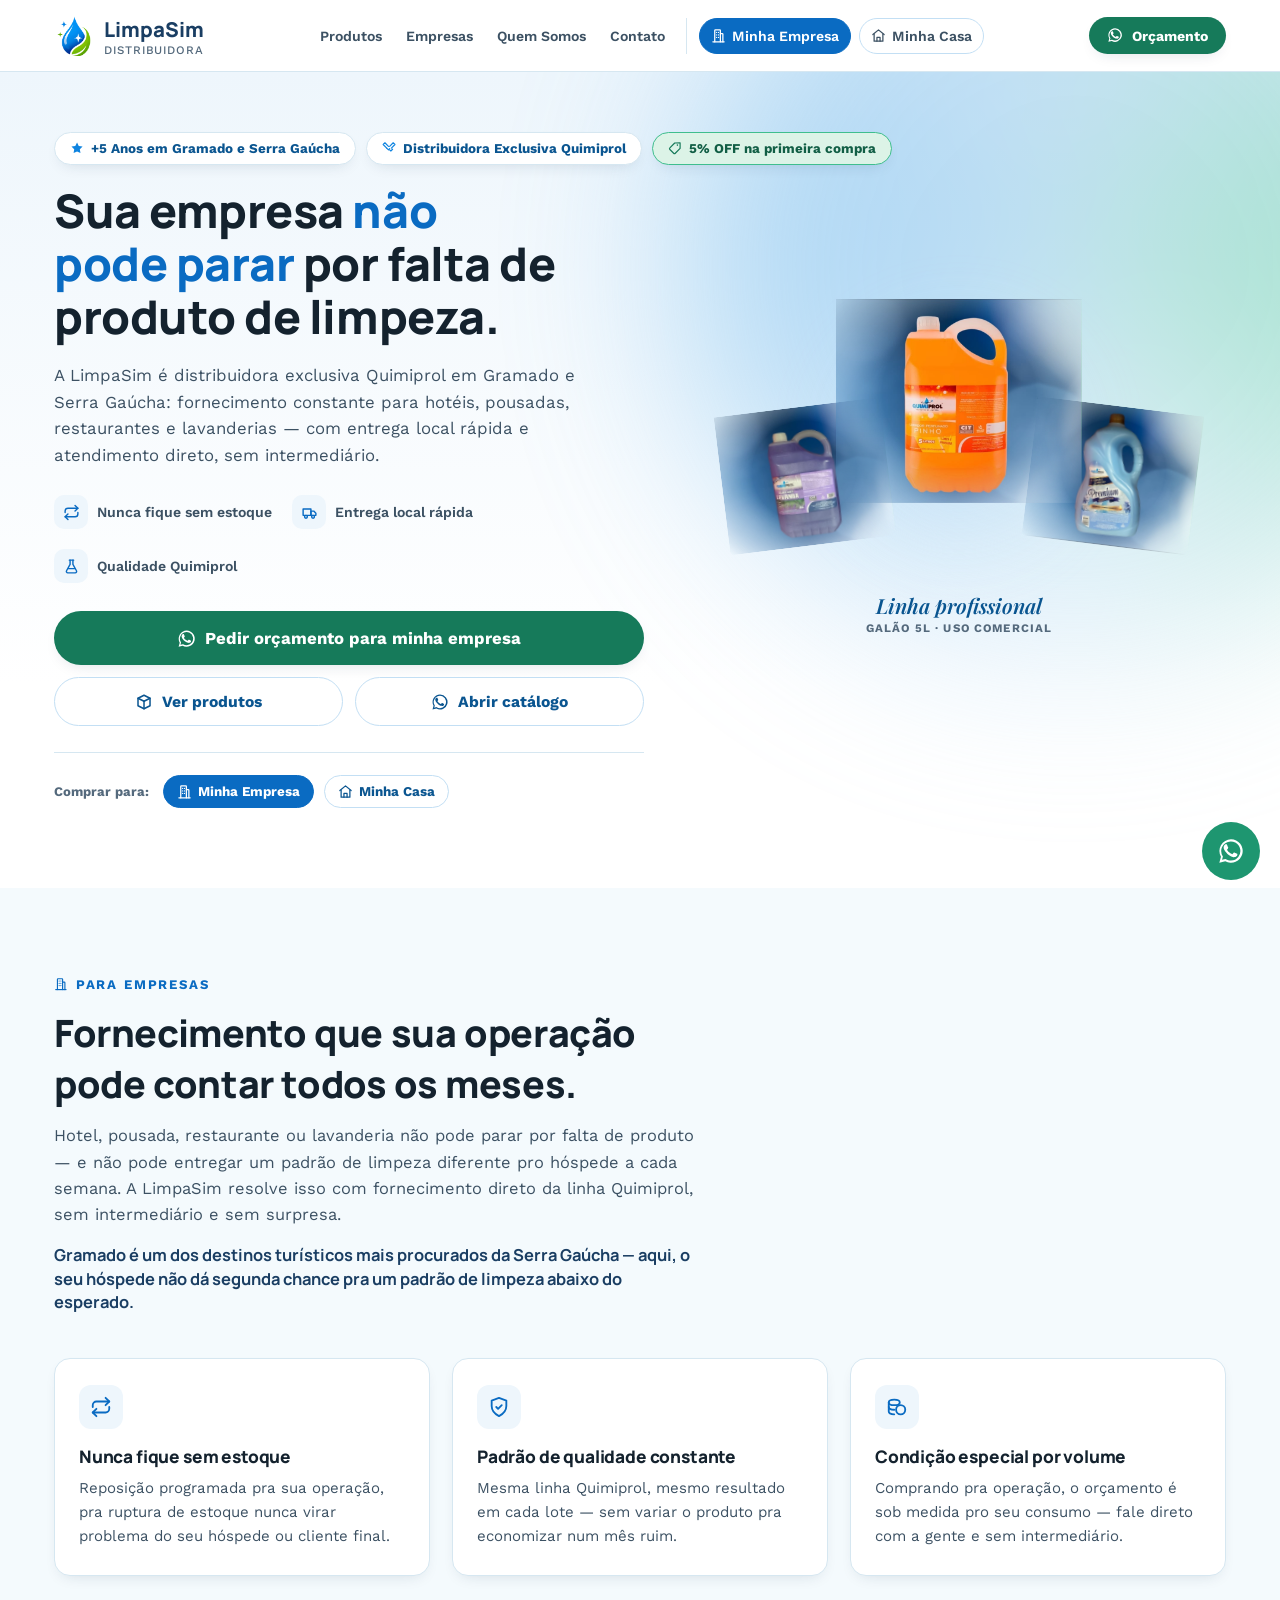
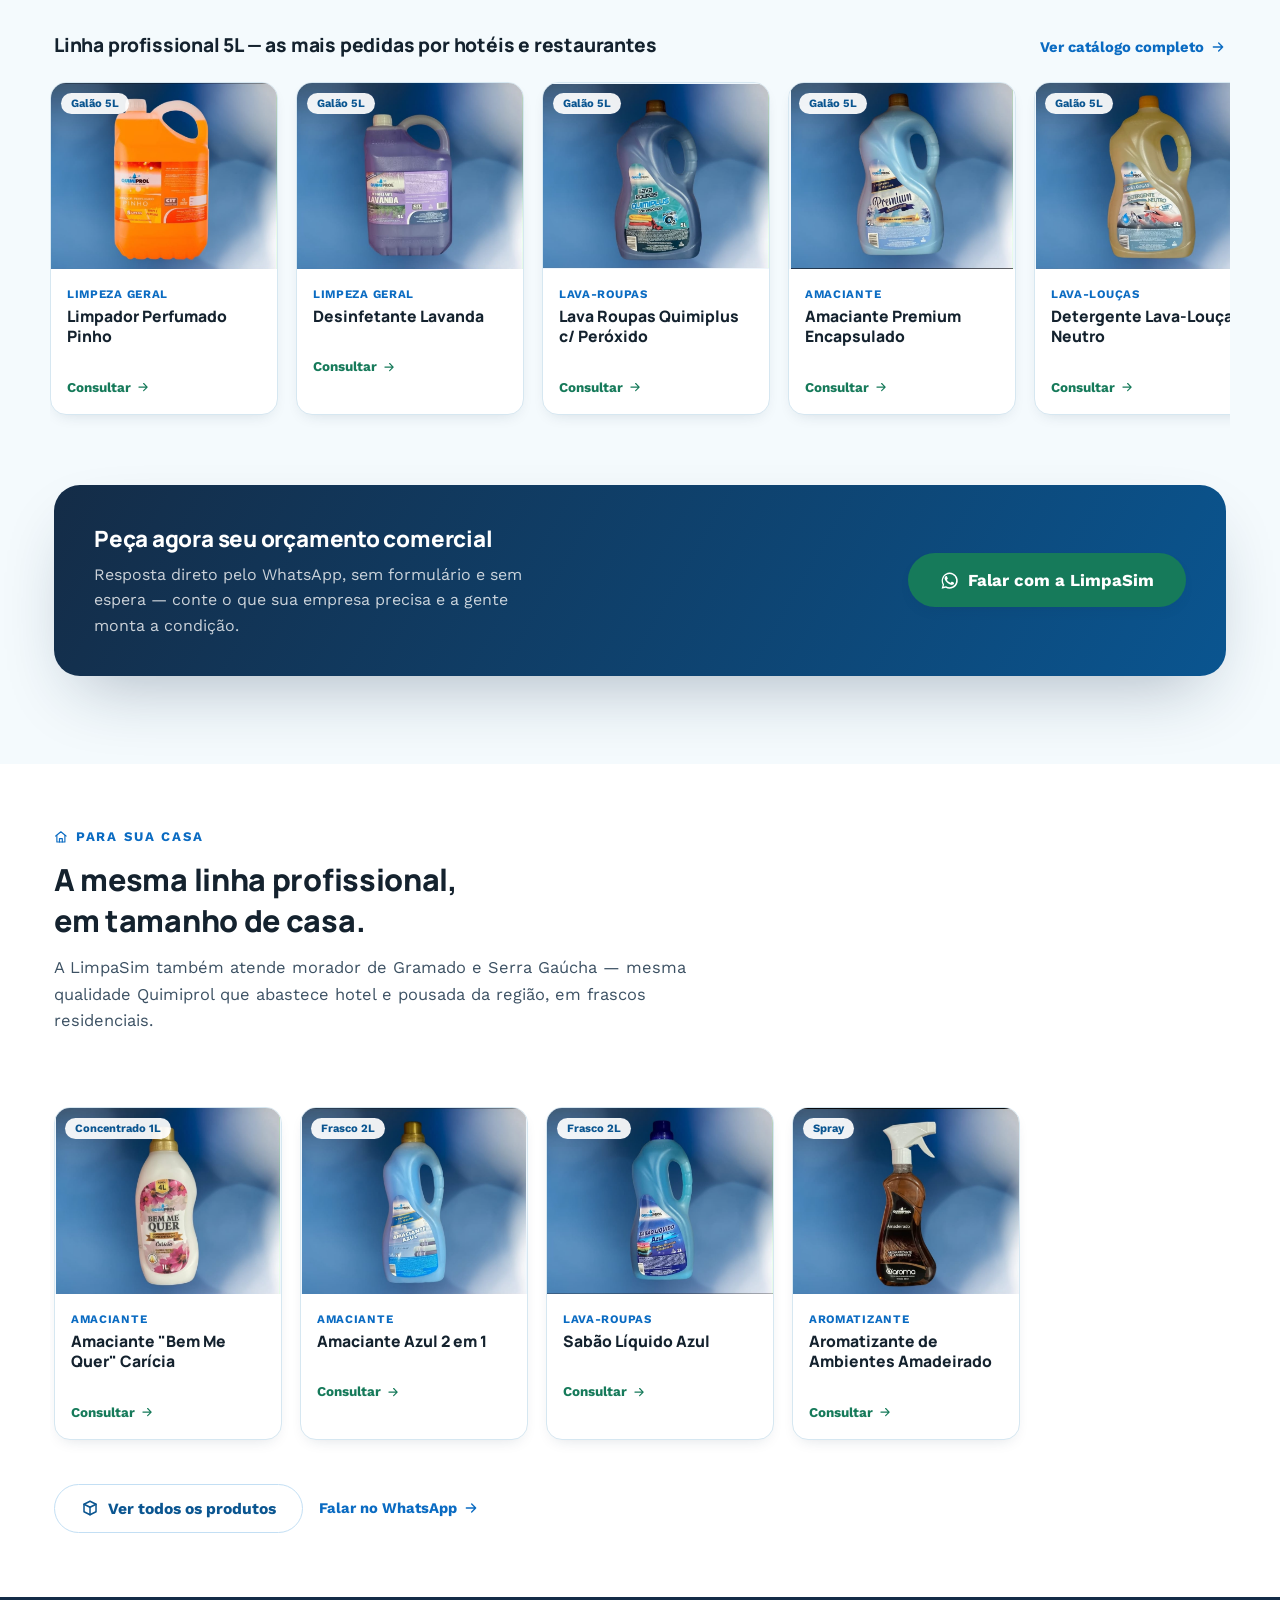
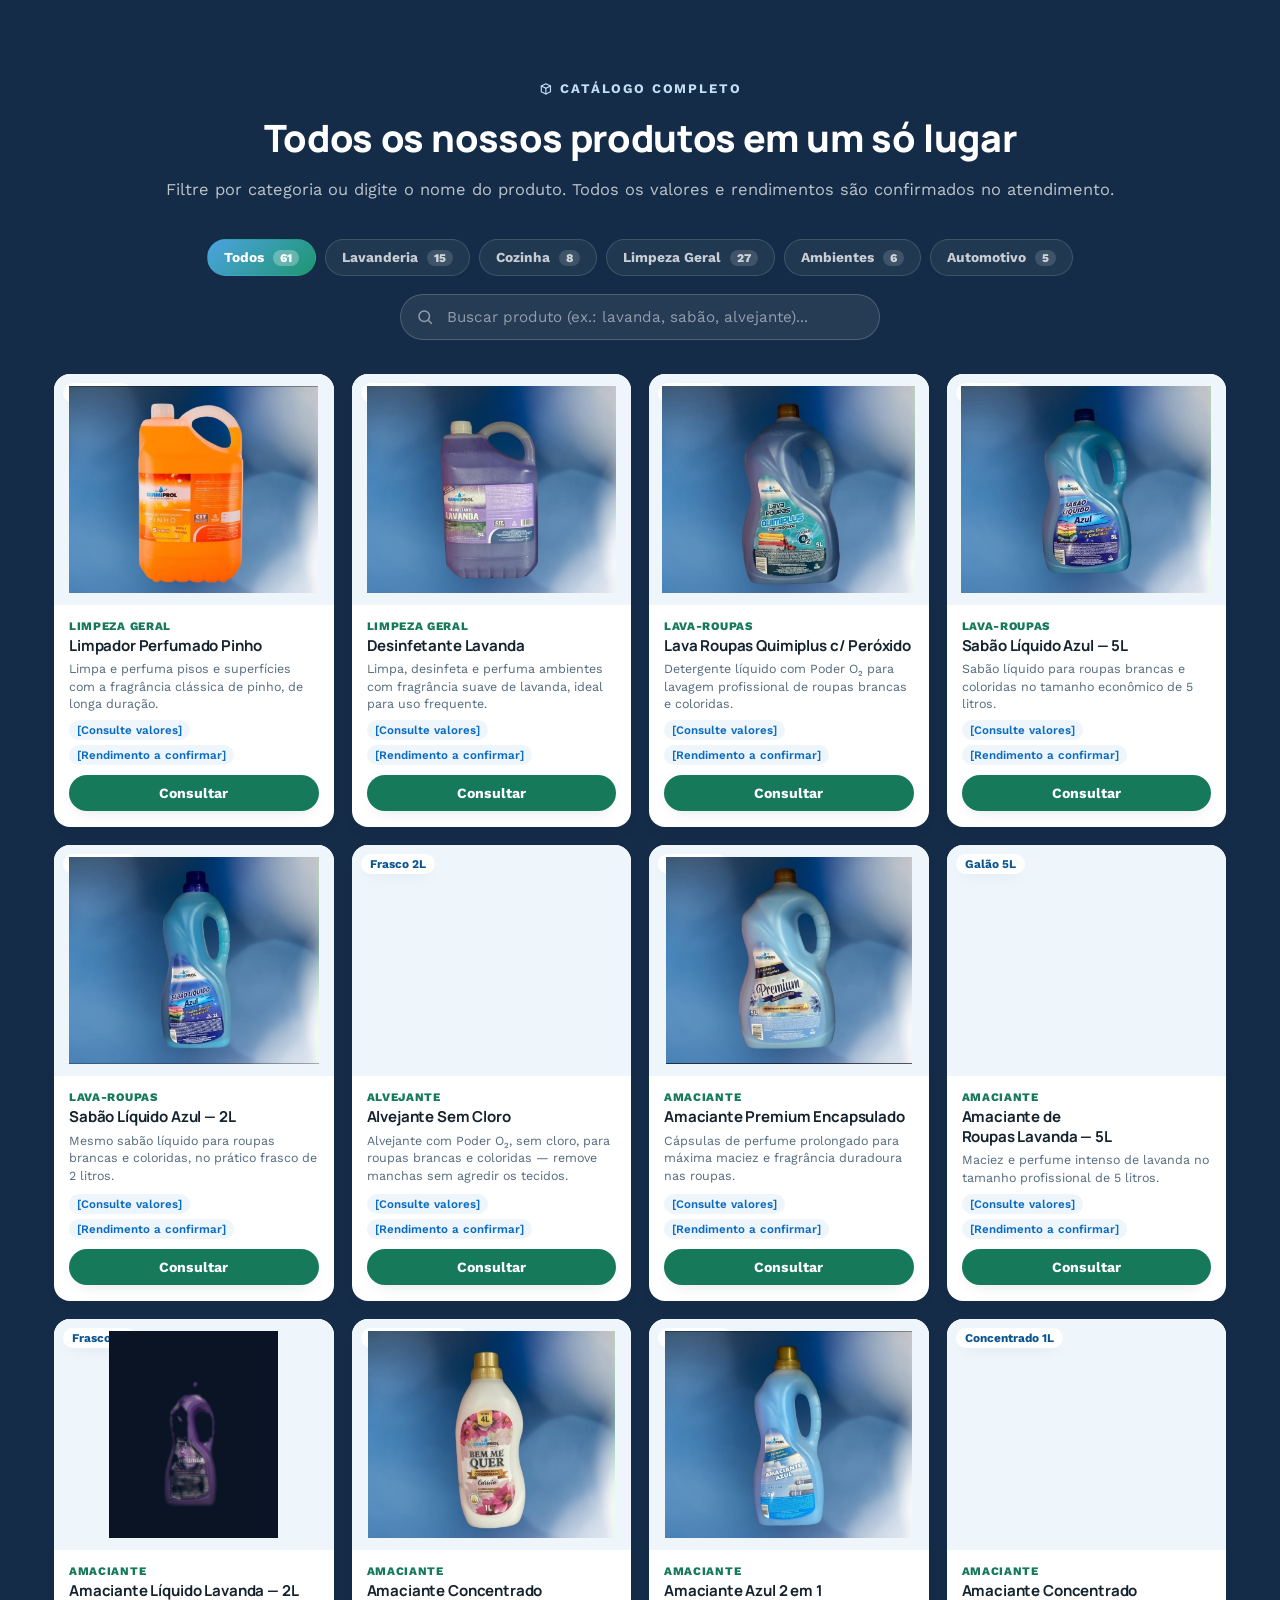
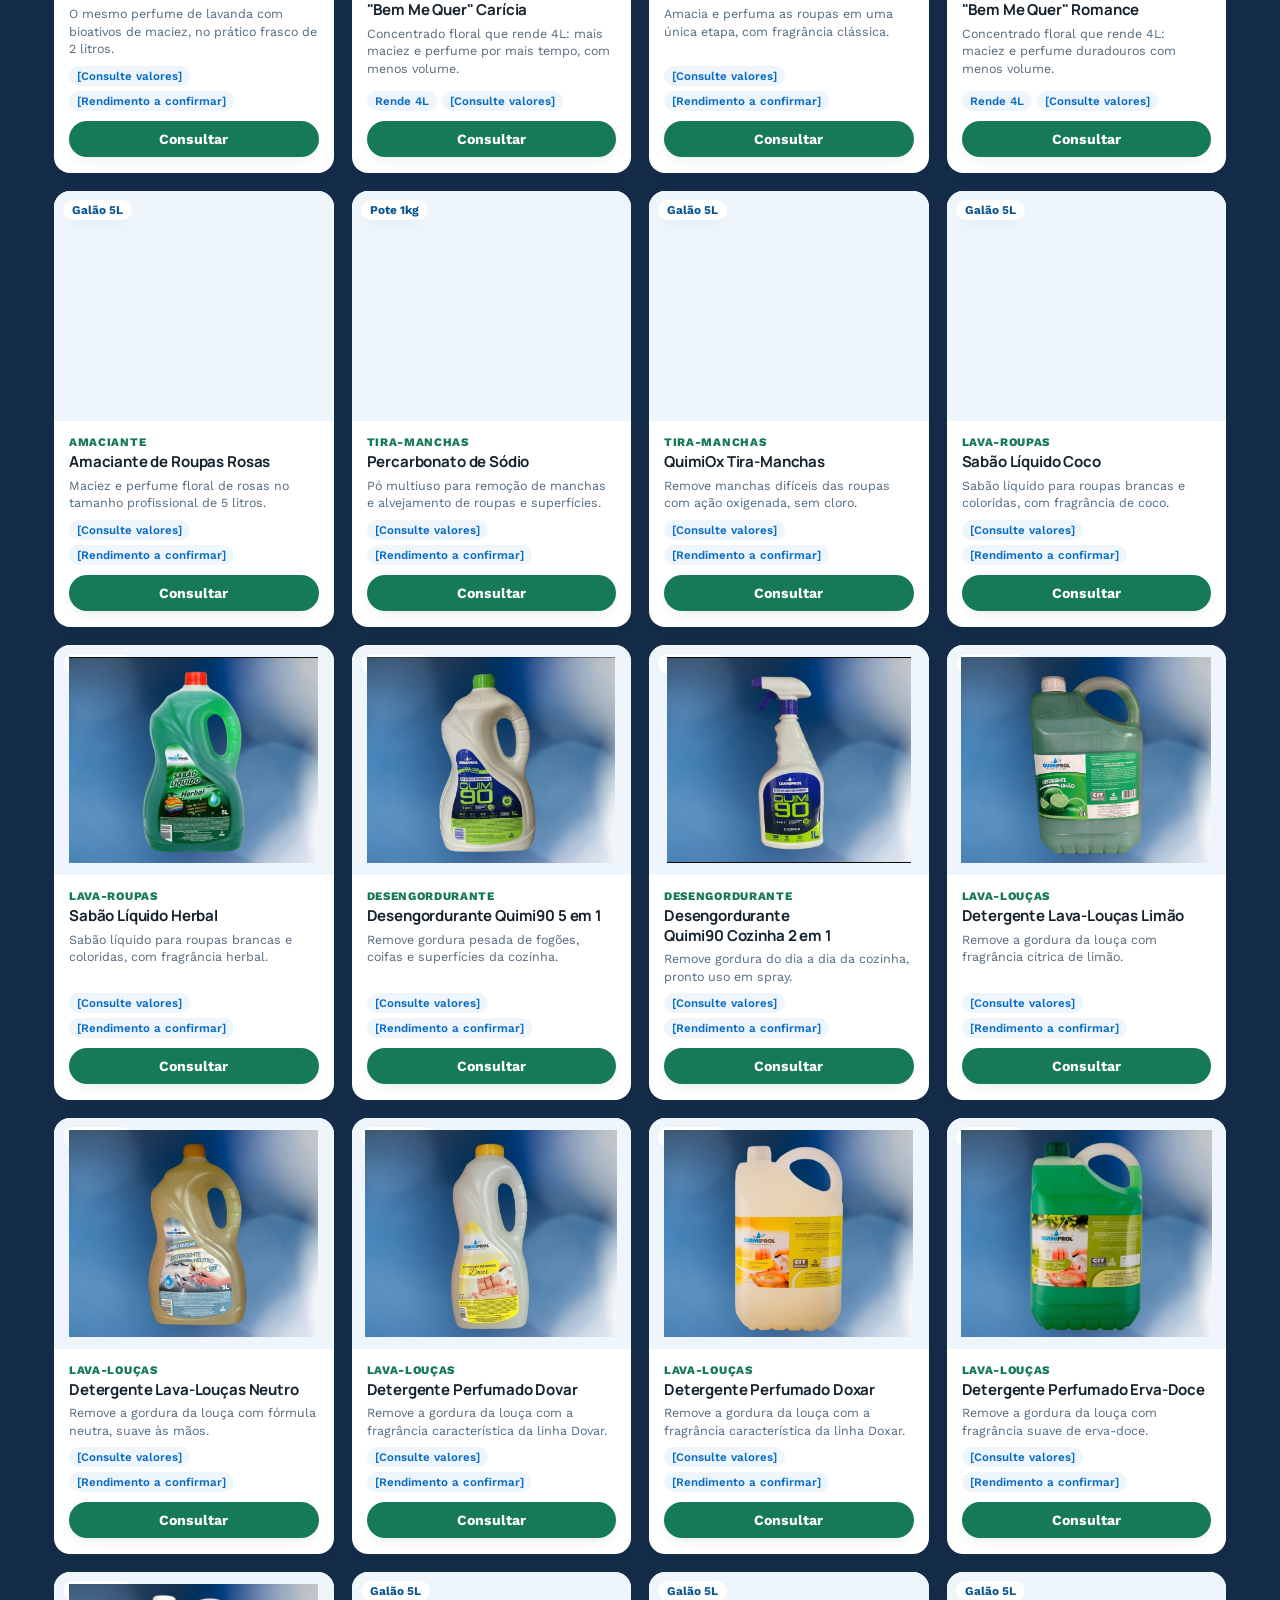
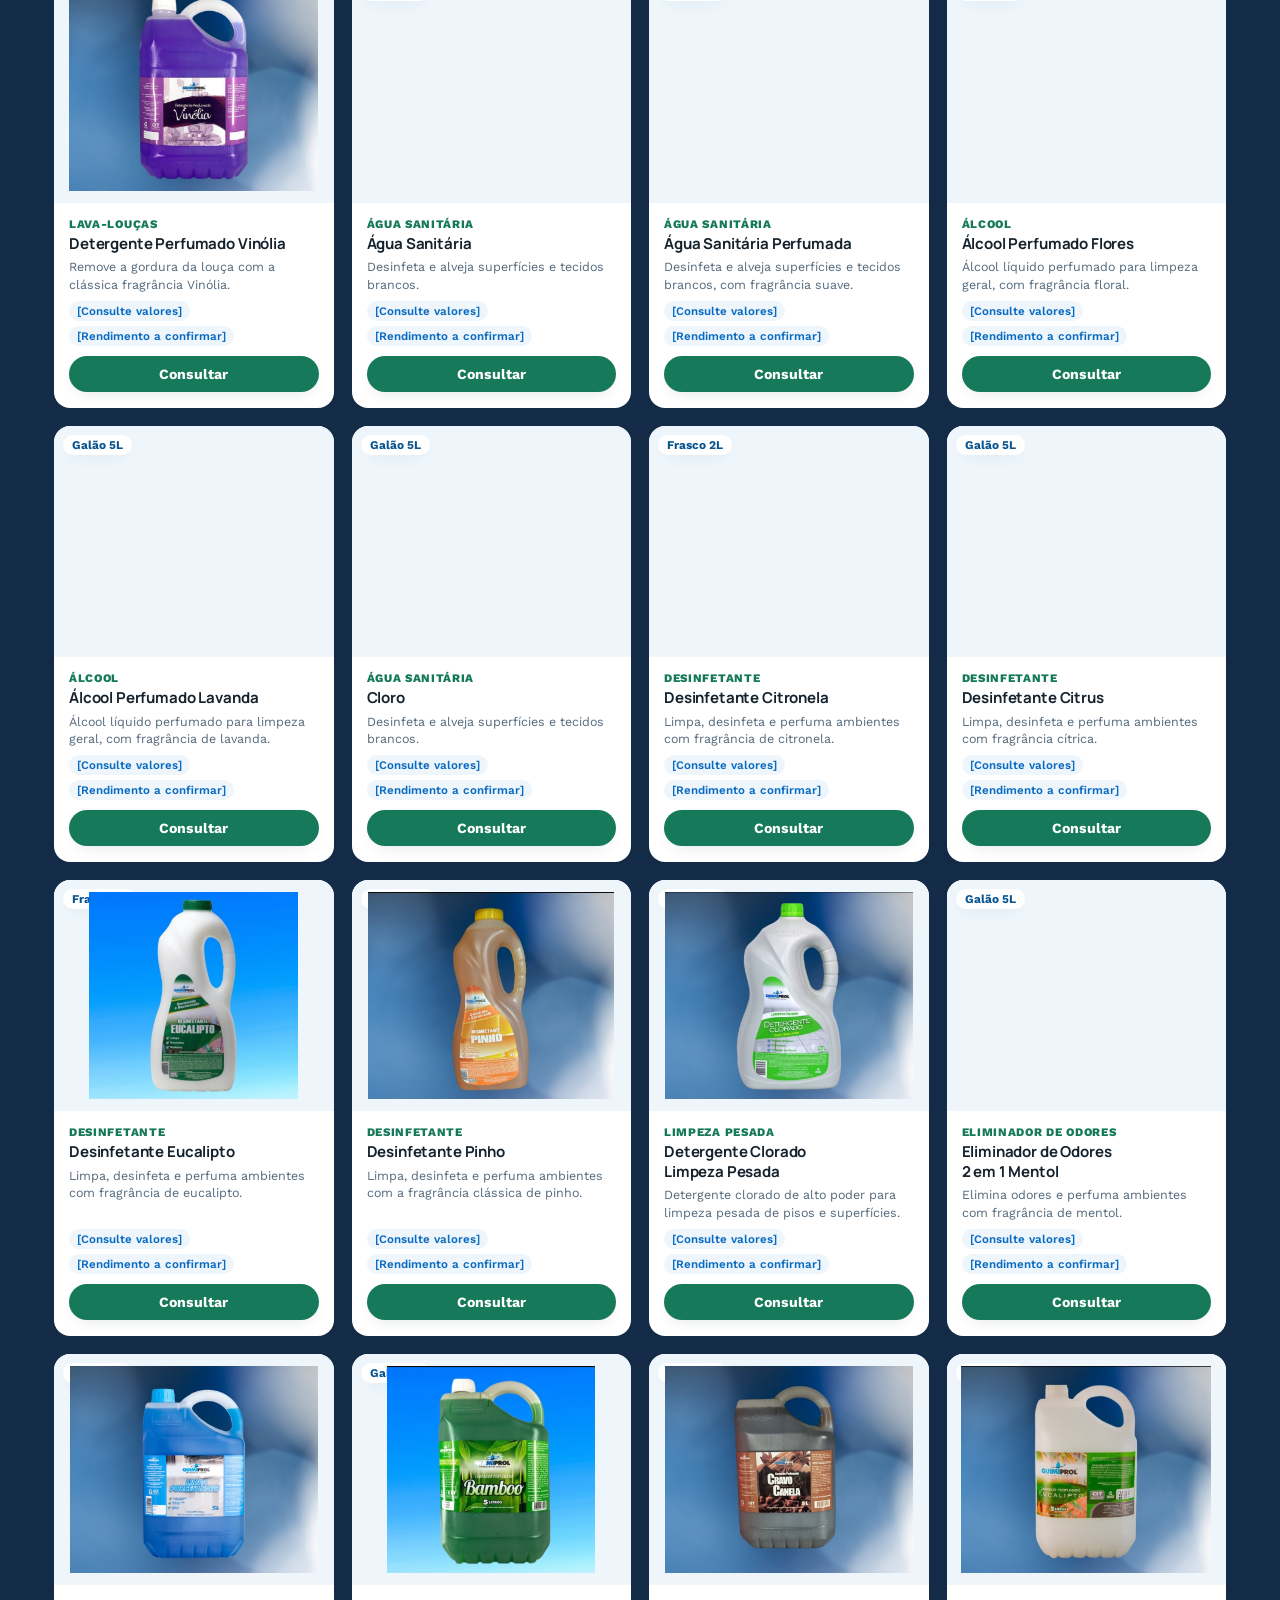
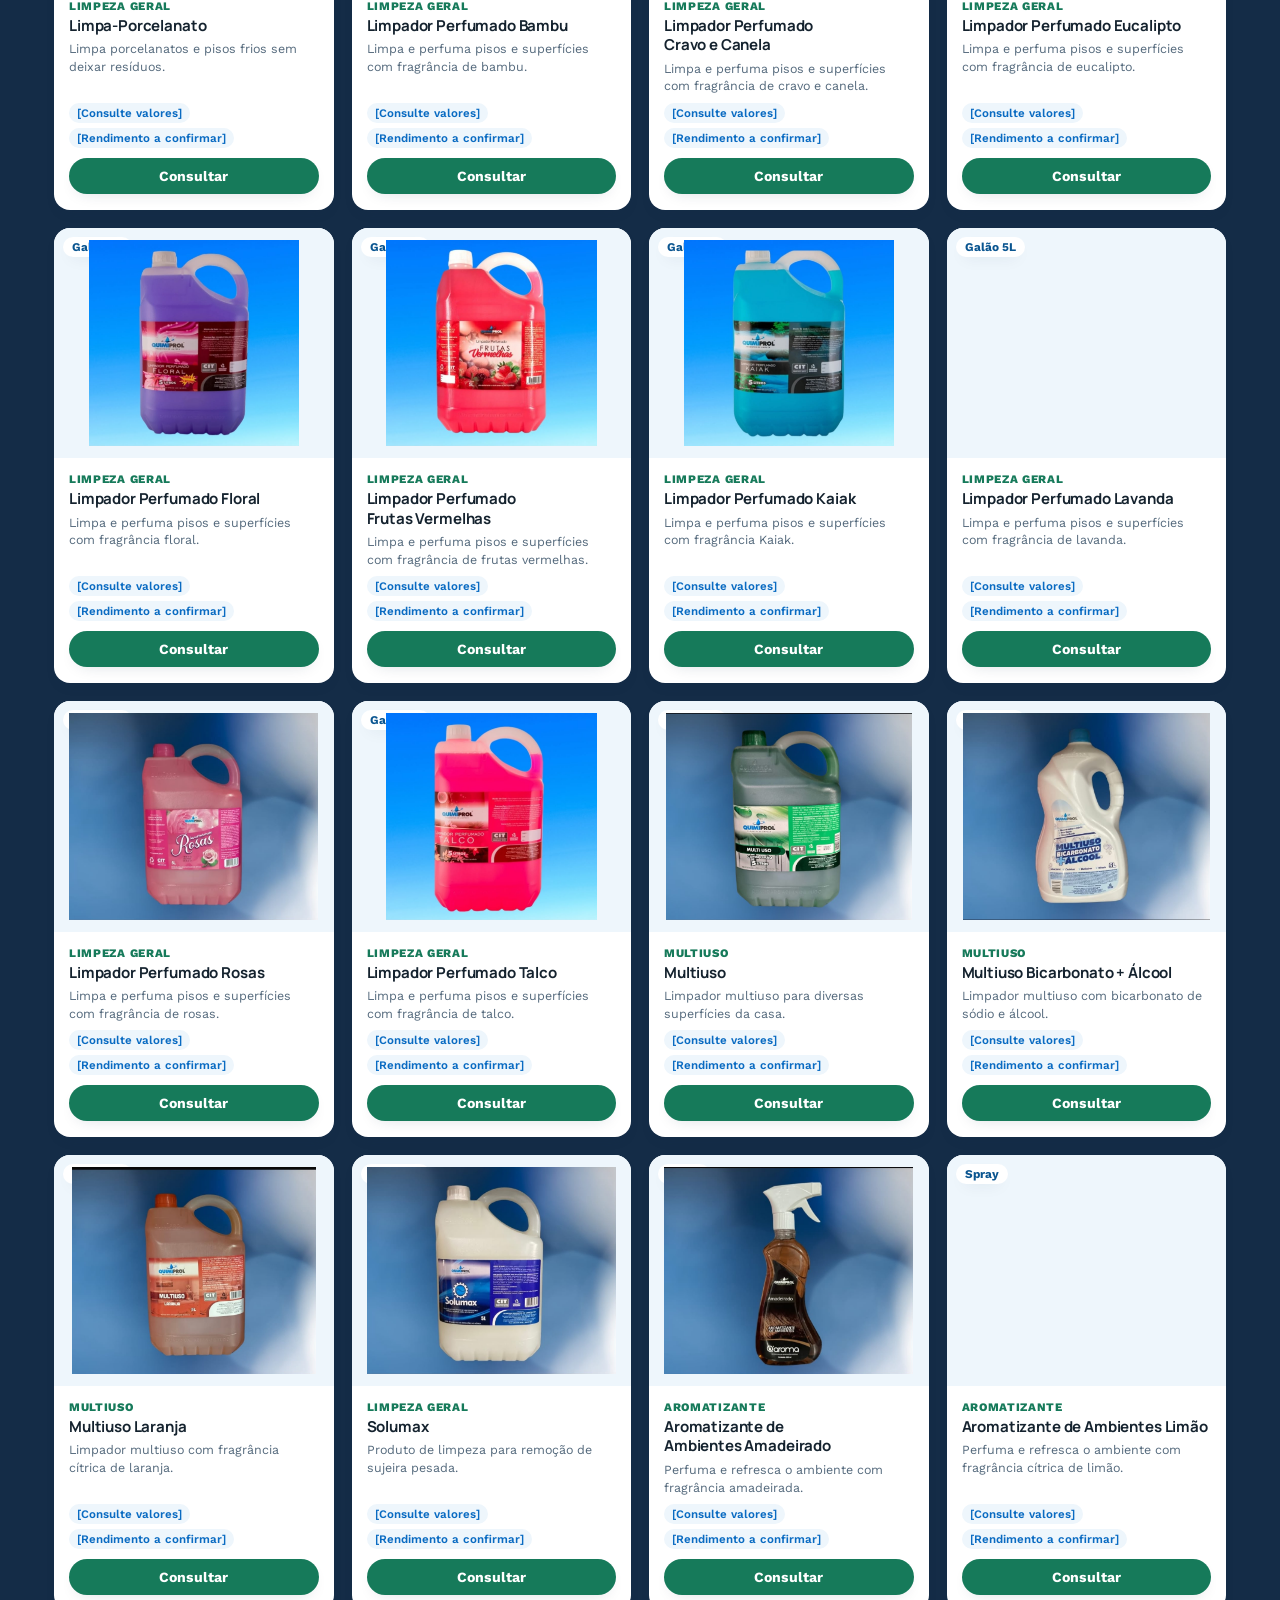
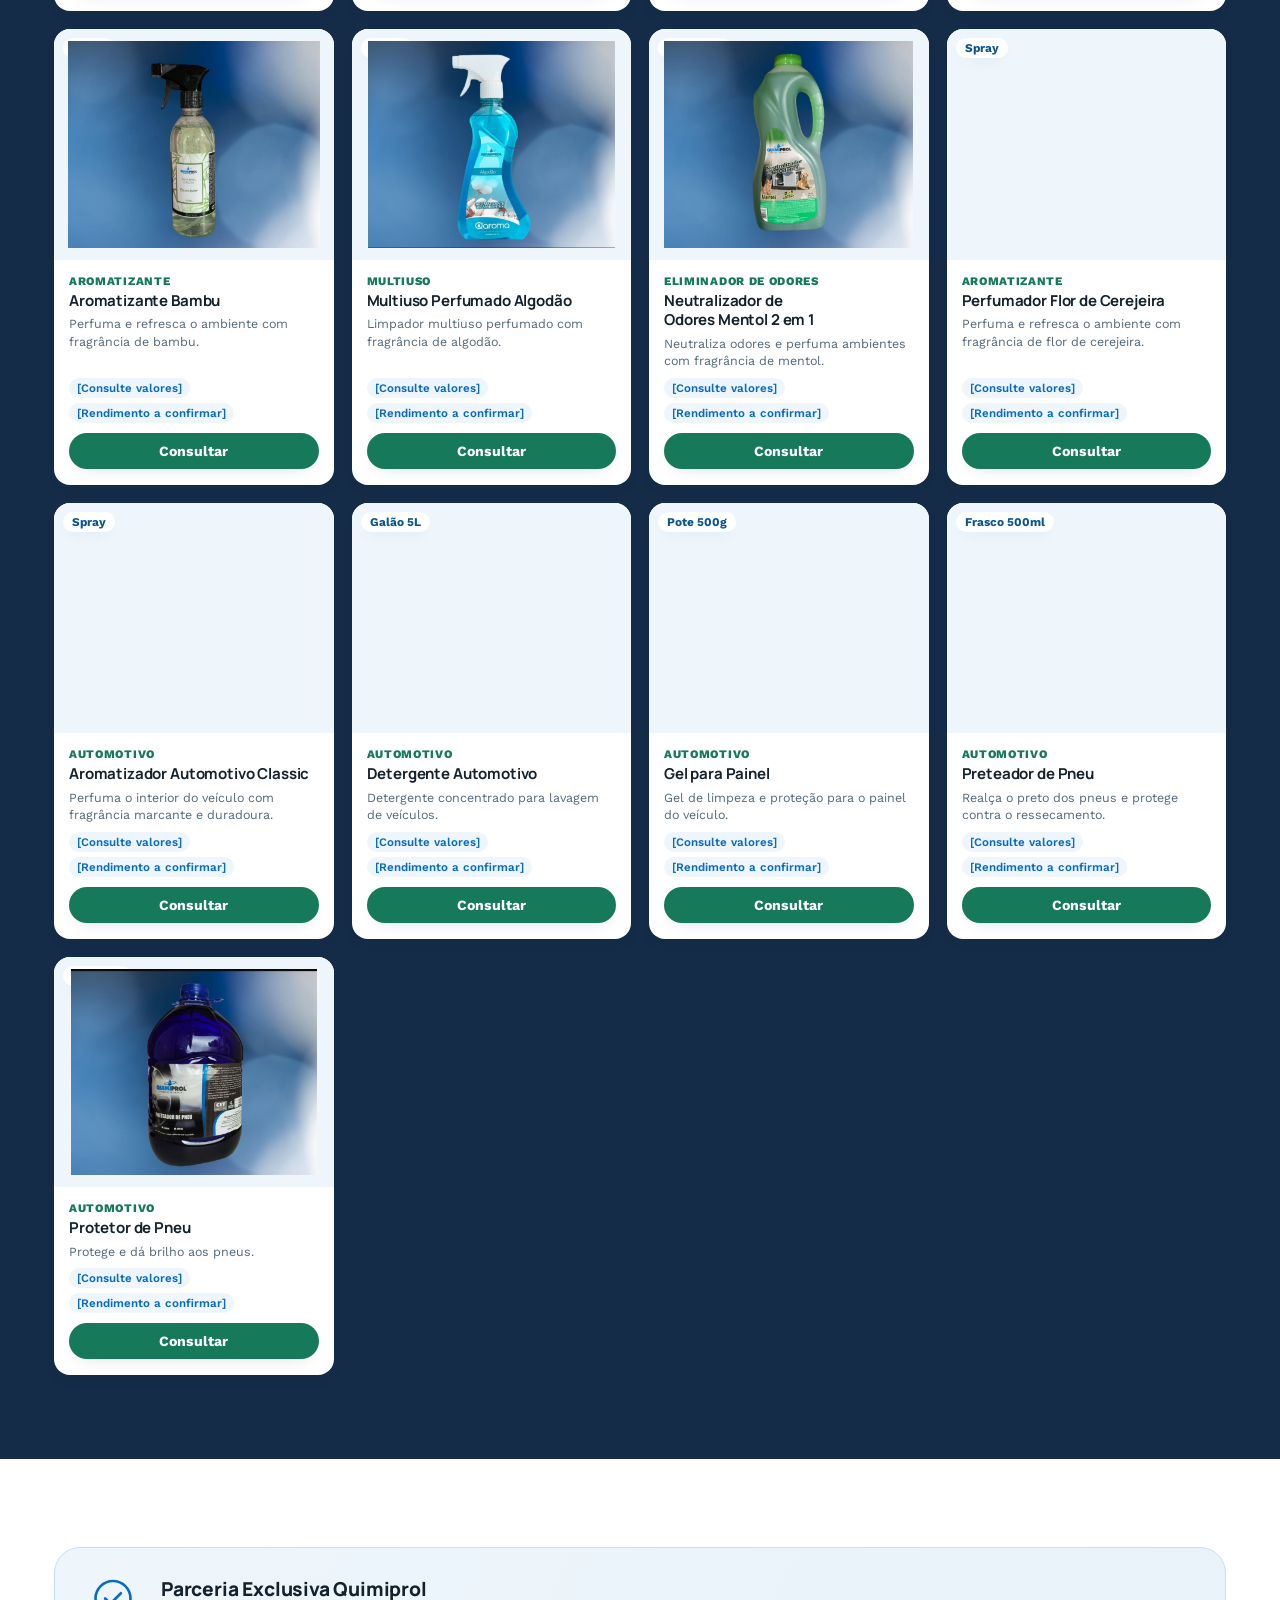
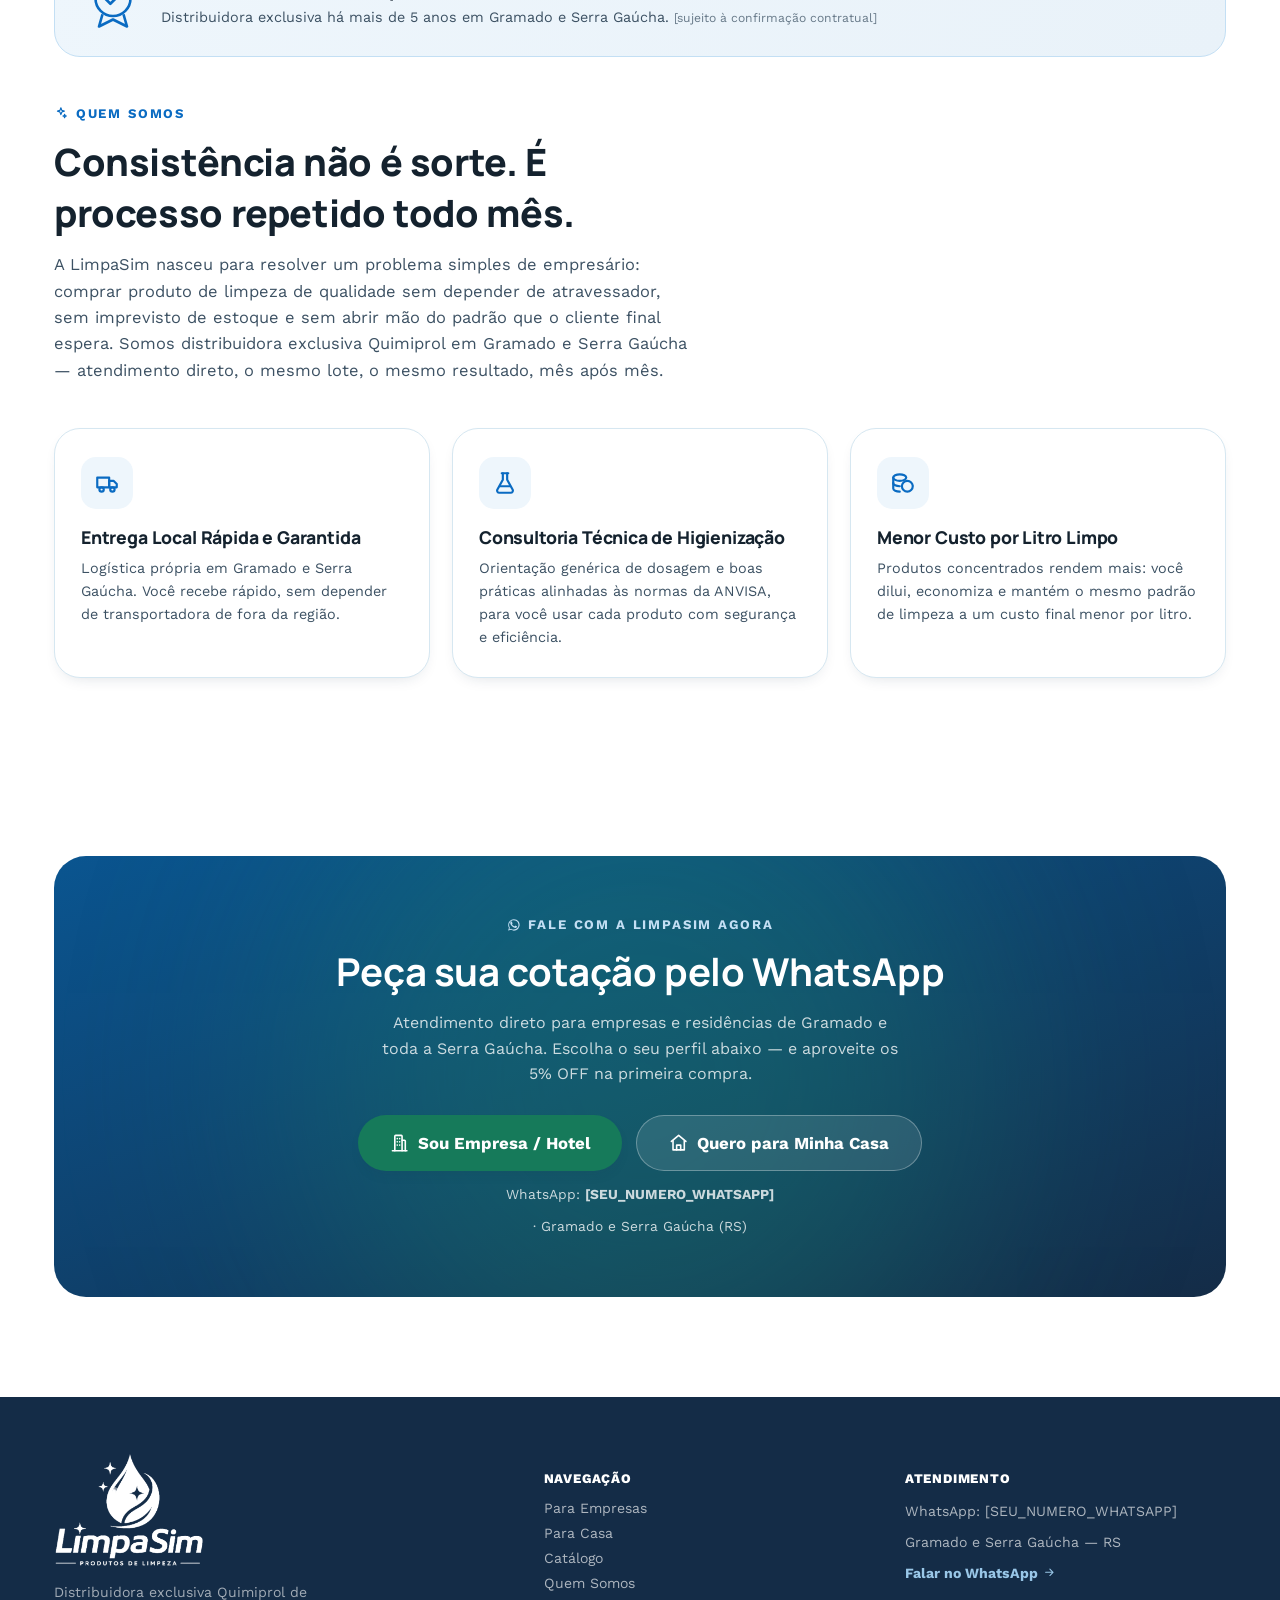
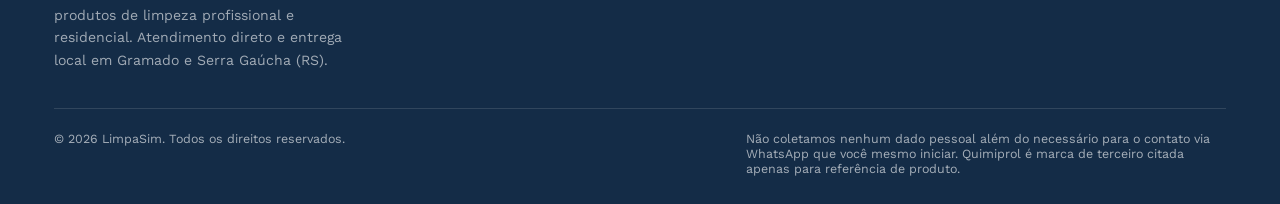
<file: index.html>
<!doctype html>
<html lang="pt-BR">
<head>
<!-- TODO: confirmar autorização de uso da marca Quimiprol e da condição de "distribuidor exclusivo" com o fabricante antes de publicar -->

  <meta charset="UTF-8" />
  <meta name="viewport" content="width=device-width, initial-scale=1" />
  <title>LimpaSim — Fornecedor de Produtos de Limpeza para Empresas em Gramado e Serra Gaúcha</title>
  <meta name="description" content="LimpaSim: distribuidora exclusiva Quimiprol para hotéis, pousadas, restaurantes e lavanderias em Gramado e Serra Gaúcha. Fornecimento constante, entrega local rápida. Também atendemos residências. 5% de desconto na primeira compra." />
  <link rel="canonical" href="https://www.limpasim.com.br/" />
  <meta property="og:type" content="website" />
  <meta property="og:title" content="LimpaSim — Fornecedor de Limpeza para Empresas em Gramado e Serra Gaúcha" />
  <meta property="og:description" content="Distribuidora exclusiva Quimiprol. Fornecimento constante para o seu negócio, com a qualidade que seu cliente espera." />
  <meta name="theme-color" content="#0A6BC2" />

  <script type="application/ld+json">
  {
    "@context": "https://schema.org",
    "@type": "LocalBusiness",
    "name": "LimpaSim",
    "description": "Distribuidora exclusiva Quimiprol de produtos de limpeza profissional para empresas e residências em Gramado e Serra Gaúcha.",
    "areaServed": "Gramado e Serra Gaúcha, RS",
    "priceRange": "$$"
  }
  </script>

  <link rel="preconnect" href="https://fonts.googleapis.com" />
  <link rel="preconnect" href="https://fonts.gstatic.com" crossorigin />
  <link href="https://fonts.googleapis.com/css2?family=Manrope:wght@500;700;800&family=Work+Sans:wght@400;500;600;700&family=Playfair+Display:ital,wght@1,600&display=swap" rel="stylesheet" />

  <style>
    /* ============================================================
       RESET
       ============================================================ */
    *, *::before, *::after { box-sizing: border-box; }
    html { scroll-behavior: smooth; }
    @media (prefers-reduced-motion: reduce) {
      html { scroll-behavior: auto; }
      *, *::before, *::after { animation-duration: 0.001ms !important; animation-iteration-count: 1 !important; transition-duration: 0.001ms !important; scroll-behavior: auto !important; }
    }
    body { margin: 0; }
    img { max-width: 100%; display: block; }
    a { color: inherit; text-decoration: none; }
    button { font: inherit; }
    ul { list-style: none; margin: 0; padding: 0; }
    h1, h2, h3, p { margin: 0; }

    /* ============================================================
       DESIGN TOKENS — azul + verde (validados contra a logo real:
       gota #0187E8, folha #7BBE03 — tons funcionais abaixo ajustados
       pra manter contraste WCAG AA em texto/botão, a cor "crua" da
       logo fica só no arquivo de imagem em si)
       ============================================================ */
    :root {
      --blue-50:  #EEF6FC;
      --blue-100: #DFEEFA;
      --blue-200: #C3DFF4;
      --blue-300: #99C7E8;
      --blue-400: #4CA3E0;
      --blue-500: #0F84E0;
      --blue-600: #0A6BC2;
      --blue-700: #0A5590;
      --blue-800: #1A3E63;
      --blue-900: #142C47;

      --green-100: #DCF3E7;
      --green-400: #3FBE8E;
      --green-500: #1E9670;
      --green-600: #167A5A;
      --green-700: #115E45;

      --ink-900: #14222E;
      --ink-700: #3C5163;
      --ink-500: #54697C;
      --ink-300: #A9BCC9;

      --paper:      #FFFFFF;
      --paper-tint: #F4FAFD;
      --paper-tint2:#E9F2F9;
      --line:       #D6E7F1;

      --font-display: 'Manrope', system-ui, -apple-system, sans-serif;
      --font-body: 'Work Sans', system-ui, -apple-system, sans-serif;
      --font-accent: 'Playfair Display', Georgia, serif;

      --radius-sm: 10px;
      --radius-md: 16px;
      --radius-lg: 26px;
      --radius-pill: 999px;

      --shadow-sm: 0 6px 16px -8px rgba(20,44,71,0.18);
      --shadow-md: 0 20px 44px -20px rgba(20,44,71,0.28);
      --shadow-lg: 0 30px 70px -24px rgba(20,44,71,0.32);

      --ease: cubic-bezier(0.22, 1, 0.36, 1);
      --header-h: 72px;
    }

    body {
      font-family: var(--font-body);
      color: var(--ink-900);
      background: var(--paper);
      -webkit-font-smoothing: antialiased;
      overflow-x: hidden;
    }
    .container { max-width: 1220px; margin: 0 auto; padding: 0 24px; }
    section[id] { scroll-margin-top: var(--header-h); }
    h1, h2, h3 { font-family: var(--font-display); text-wrap: balance; letter-spacing: -0.01em; }
    p { line-height: 1.6; color: var(--ink-700); }
    .accent-serif { font-family: var(--font-accent); font-style: italic; font-weight: 600; }
    .visually-hidden { position: absolute; width: 1px; height: 1px; padding: 0; margin: -1px; overflow: hidden; clip: rect(0,0,0,0); white-space: nowrap; border: 0; }
    a:focus-visible, button:focus-visible, input:focus-visible {
      outline: 2.5px solid var(--blue-600); outline-offset: 3px; border-radius: 4px;
    }

    .eyebrow {
      display: inline-flex; align-items: center; gap: 8px;
      font-family: var(--font-body); font-weight: 700; font-size: 0.82rem;
      letter-spacing: 0.14em; text-transform: uppercase; color: var(--blue-600);
    }
    .ic { width: 1.05em; height: 1.05em; flex: 0 0 auto; stroke: currentColor; stroke-width: 2; fill: none; stroke-linecap: round; stroke-linejoin: round; }
    .ic--fill { fill: currentColor; stroke: none; }

    .btn {
      display: inline-flex; align-items: center; justify-content: center; gap: 9px;
      padding: 14px 26px; border-radius: var(--radius-pill); max-width: 100%;
      font-family: var(--font-body); font-weight: 700; font-size: 0.98rem;
      border: none; cursor: pointer; transition: transform 0.25s var(--ease), box-shadow 0.25s var(--ease), background 0.2s var(--ease);
      text-align: center;
    }
    .btn .ic { width: 1.15em; height: 1.15em; }
    .btn.btn-primary { background: var(--green-600); color: #fff; box-shadow: var(--shadow-sm); }
    .btn.btn-primary:hover { background: var(--green-700); transform: translateY(-2px); box-shadow: var(--shadow-md); }
    .btn.btn-secondary { background: var(--paper); color: var(--blue-700); border: 1.5px solid var(--blue-200); }
    .btn.btn-secondary:hover { border-color: var(--blue-400); background: var(--blue-50); transform: translateY(-2px); }
    .btn-ghost { background: transparent; color: var(--blue-700); }
    .btn-sm { padding: 10px 18px; font-size: 0.88rem; }
    .btn-lg { padding: 17px 32px; font-size: 1.05rem; }

    /* ============================================================
       REVEAL genérico
       ============================================================ */
    [data-reveal] {
      opacity: 0; transform: translateY(22px); filter: blur(6px);
      transition: opacity 700ms cubic-bezier(0.16,1,0.3,1), transform 700ms cubic-bezier(0.16,1,0.3,1), filter 700ms cubic-bezier(0.16,1,0.3,1);
      transition-delay: var(--reveal-delay, 0ms);
    }
    [data-reveal].is-in { opacity: 1; transform: none; filter: none; }
    @media (prefers-reduced-motion: reduce) { [data-reveal] { opacity: 1; transform: none; filter: none; transition: none; } }

    /* ============================================================
       HEADER
       ============================================================ */
    .site-header {
      position: sticky; top: 0; z-index: 100; height: var(--header-h);
      display: flex; align-items: center;
      background: rgba(255,255,255,0.9); backdrop-filter: blur(14px) saturate(1.4);
      border-bottom: 1px solid var(--line);
      transition: box-shadow 0.3s var(--ease);
    }
    .site-header.is-scrolled { box-shadow: var(--shadow-sm); }
    .header-inner { display: flex; align-items: center; justify-content: space-between; gap: 20px; width: 100%; }
    .brand { display: flex; align-items: center; gap: 10px; font-family: var(--font-display); font-weight: 800; font-size: 1.28rem; color: var(--blue-800); }
    .brand img { width: 40px; height: 40px; object-fit: contain; flex-shrink: 0; }
    .brand small { display: block; font-family: var(--font-body); font-weight: 500; font-size: 0.72rem; letter-spacing: 0.08em; text-transform: uppercase; color: var(--ink-500); }

    .main-nav { display: flex; align-items: center; gap: 2px; }
    .main-nav a {
      padding: 9px 11px; border-radius: var(--radius-pill); font-weight: 600; font-size: 0.88rem;
      color: var(--ink-700); transition: background 0.2s var(--ease), color 0.2s var(--ease);
      white-space: nowrap; flex-shrink: 0;
    }
    .main-nav a:hover { background: var(--blue-50); color: var(--blue-700); }
    .audience-pills { display: flex; gap: 8px; margin-left: 8px; padding-left: 12px; border-left: 1px solid var(--line); flex-shrink: 0; }
    .audience-pill {
      display: inline-flex; align-items: center; gap: 6px; padding: 8px 13px; border-radius: var(--radius-pill);
      font-weight: 700; font-size: 0.84rem; border: 1.5px solid var(--blue-200); color: var(--blue-700);
      transition: all 0.2s var(--ease); white-space: nowrap; flex-shrink: 0;
    }
    .audience-pill:hover { background: var(--blue-500); border-color: var(--blue-500); color: #fff; }
    .audience-pill.audience-pill--primary { background: var(--blue-600); border-color: var(--blue-600); color: #fff; }
    .audience-pill.audience-pill--primary:hover { background: var(--blue-700); }
    .audience-pill .ic { width: 15px; height: 15px; }

    .header-actions { display: flex; align-items: center; gap: 12px; }
    .menu-toggle { display: none; width: 44px; height: 44px; border-radius: var(--radius-sm); border: 1px solid var(--line); background: var(--paper); align-items: center; justify-content: center; }
    .menu-toggle .ic { width: 22px; height: 22px; color: var(--blue-700); }

    @media (max-width: 980px) {
      .main-nav { display: none; }
      .menu-toggle { display: inline-flex; }
    }
    @media (max-width: 640px) {
      .header-actions .btn { display: none; }
    }

    /* Menu mobile */
    .mobile-nav {
      position: fixed; inset: 0; z-index: 200; background: rgba(20,44,71,0.35); backdrop-filter: blur(2px);
      opacity: 0; pointer-events: none; transition: opacity 0.3s var(--ease);
    }
    .mobile-nav.is-open { opacity: 1; pointer-events: auto; }
    .mobile-nav-panel {
      position: absolute; top: 0; right: 0; height: 100%; width: min(340px, 86vw);
      background: var(--paper); box-shadow: var(--shadow-lg); padding: 24px;
      transform: translateX(100%); transition: transform 0.35s var(--ease);
      display: flex; flex-direction: column; gap: 22px; overflow-y: auto;
    }
    .mobile-nav.is-open .mobile-nav-panel { transform: translateX(0); }
    .mobile-nav-close { align-self: flex-end; width: 40px; height: 40px; border-radius: var(--radius-pill); border: 1px solid var(--line); background: var(--paper-tint); display: grid; place-items: center; }
    .mobile-nav-panel a { display: block; padding: 12px 4px; font-weight: 600; font-size: 1.05rem; color: var(--ink-900); border-bottom: 1px solid var(--line); }
    .mobile-audience { display: flex; flex-direction: column; gap: 10px; }
    .mobile-audience .audience-pill { justify-content: center; padding: 13px; }

    /* ============================================================
       HERO — foco B2B, tratamento premium inspirado no vídeo de
       referência (luz quente/bokeh sutil, produto real em destaque)
       ver docs/referencia-video-produto-premium.md
       ============================================================ */
    .hero { position: relative; overflow: hidden; isolation: isolate; padding: 60px 0 80px; }
    @property --angle { syntax: '<angle>'; initial-value: 0deg; inherits: false; }
    .hero-ambient { position: absolute; inset: 0; z-index: -1; overflow: hidden; background: linear-gradient(180deg, var(--blue-50), var(--paper) 75%); }
    .hero-ambient::before {
      content: ''; position: absolute; top: -25%; right: -15%; width: 62%; padding-bottom: 62%; border-radius: 50%;
      background: conic-gradient(from var(--angle) at 50% 50%, var(--blue-300), var(--green-400), var(--blue-200), var(--blue-400), var(--blue-300));
      filter: blur(90px) saturate(1.1); opacity: 0.4; animation: hero-rotate 28s linear infinite;
    }
    @keyframes hero-rotate { to { --angle: 360deg; } }
    @media (prefers-reduced-motion: reduce) { .hero-ambient::before { animation: none; } }

    .hero-top-badges { display: flex; flex-wrap: wrap; gap: 10px; margin-bottom: 20px; }
    .badge-pill { display: inline-flex; align-items: center; gap: 7px; padding: 8px 15px; border-radius: var(--radius-pill); font-size: 0.84rem; font-weight: 700; background: var(--paper); border: 1px solid var(--line); color: var(--blue-700); box-shadow: var(--shadow-sm); }
    .badge-pill .ic { color: var(--blue-500); }
    .badge-pill--coupon { background: var(--green-100); border-color: var(--green-400); color: var(--green-700); }
    .badge-pill--coupon .ic { color: var(--green-600); }

    .hero-grid { display: grid; grid-template-columns: 1.05fr 0.95fr; gap: 48px; align-items: start; }
    .hero h1 { font-size: clamp(2rem, 3.9vw, 2.9rem); font-weight: 800; color: var(--ink-900); line-height: 1.14; }
    .hero h1 .accent { color: var(--blue-600); }
    .hero-sub { margin-top: 18px; font-size: 1.05rem; max-width: 56ch; }
    .hero-pillars { display: flex; flex-wrap: wrap; gap: 20px; margin-top: 26px; }
    .hero-pillar { display: flex; align-items: center; gap: 9px; font-size: 0.88rem; font-weight: 600; color: var(--ink-700); }
    .hero-pillar-ic { width: 34px; height: 34px; border-radius: 10px; background: var(--blue-50); color: var(--blue-600); display: grid; place-items: center; flex-shrink: 0; }
    .hero-pillar-ic .ic { width: 17px; height: 17px; }
    .hero-actions { display: flex; flex-direction: column; gap: 12px; margin-top: 28px; }
    .hero-actions-row { display: flex; flex-wrap: wrap; gap: 12px; }
    .hero-actions-row .btn { flex: 1 1 200px; }

    .hero-toggle { display: flex; gap: 10px; margin-top: 26px; padding-top: 22px; border-top: 1px solid var(--line); }
    .hero-toggle-label { font-size: 0.82rem; font-weight: 700; color: var(--ink-500); display: flex; align-items: center; margin-right: 4px; }

    /* Vitrine de produto: foto real (fundo de estúdio) suavizada com
       máscara radial pra não deixar borda retangular dura — mesma
       técnica já usada nos cards de produto do site v1/v2. */
    .hero-showcase { position: relative; width: 100%; max-width: 440px; aspect-ratio: 1 / 0.95; margin: 40px auto 0; }
    .hero-showcase-glow {
      position: absolute; inset: 8%; z-index: -1; border-radius: 50%;
      background: radial-gradient(closest-side, var(--blue-200), transparent 72%);
      filter: blur(38px); opacity: 0.8;
    }
    .hero-product {
      position: absolute; height: auto;
      -webkit-mask-image: radial-gradient(ellipse 68% 78% at 50% 46%, #000 46%, transparent 100%);
              mask-image: radial-gradient(ellipse 68% 78% at 50% 46%, #000 46%, transparent 100%);
    }
    .hero-product--main {
      width: 56%; left: 50%; top: 42%; transform: translate(-50%, -50%); z-index: 3;
      filter: drop-shadow(0 30px 40px rgba(20,44,71,0.28));
    }
    .hero-product--left {
      width: 38%; left: 15%; top: 60%; transform: translate(-50%, -50%) rotate(-7deg); z-index: 2;
      filter: drop-shadow(0 18px 26px rgba(20,44,71,0.22));
    }
    .hero-product--right {
      width: 38%; left: 85%; top: 60%; transform: translate(-50%, -50%) rotate(7deg); z-index: 2;
      filter: drop-shadow(0 18px 26px rgba(20,44,71,0.22));
    }
    .hero-showcase-caption {
      position: absolute; bottom: 2%; left: 50%; transform: translateX(-50%); z-index: 4;
      text-align: center; white-space: nowrap;
    }
    .hero-showcase-caption .line { font-family: var(--font-accent); font-style: italic; font-weight: 600; font-size: 1.3rem; color: var(--blue-700); }
    .hero-showcase-caption small { display: block; font-size: 0.72rem; font-weight: 700; letter-spacing: 0.1em; text-transform: uppercase; color: var(--ink-500); margin-top: 2px; }

    @media (max-width: 980px) {
      .hero-grid { grid-template-columns: 1fr; gap: 36px; }
      .hero-showcase { order: -1; max-width: 320px; }
    }

    /* ============================================================
       SEÇÕES — genérico
       ============================================================ */
    .section { padding: 88px 0; }
    .section-head { max-width: 640px; margin-bottom: 44px; }
    .section-head h2 { font-size: clamp(1.7rem, 3vw, 2.35rem); font-weight: 800; margin-top: 12px; }
    .section-head p { margin-top: 14px; font-size: 1.03rem; }
    .empresas-impact {
      margin-top: 16px; font-family: var(--font-display); font-weight: 700;
      font-size: 1.12rem; color: var(--blue-800); line-height: 1.45;
    }
    .section--tint { background: var(--paper-tint); }

    /* ============================================================
       EMPRESAS — seção robusta B2B
       ============================================================ */
    .argument-grid { display: grid; grid-template-columns: repeat(3, 1fr); gap: 22px; margin-bottom: 56px; }
    .argument-card { background: var(--paper); border: 1px solid var(--line); border-radius: var(--radius-md); padding: 26px 24px; box-shadow: var(--shadow-sm); }
    .argument-card-ic { width: 44px; height: 44px; border-radius: 12px; background: var(--blue-50); color: var(--blue-600); display: grid; place-items: center; margin-bottom: 16px; }
    .argument-card-ic .ic { width: 22px; height: 22px; }
    .argument-card h3 { font-family: var(--font-display); font-size: 1.08rem; font-weight: 800; color: var(--ink-900); margin-bottom: 8px; }
    .argument-card p { font-size: 0.94rem; }

    .b2b-subhead { display: flex; align-items: baseline; justify-content: space-between; gap: 20px; margin-bottom: 20px; flex-wrap: wrap; }
    .b2b-subhead h3 { font-family: var(--font-display); font-size: 1.2rem; font-weight: 800; color: var(--ink-900); }
    .link-arrow { display: inline-flex; align-items: center; gap: 6px; font-weight: 700; font-size: 0.92rem; color: var(--blue-600); flex-shrink: 0; }
    .link-arrow .ic { width: 16px; height: 16px; transition: transform 0.2s var(--ease); }
    .link-arrow:hover .ic { transform: translateX(3px); }

    .carousel-viewport { display: flex; gap: 18px; overflow-x: auto; scroll-snap-type: x mandatory; padding: 4px 4px 14px; margin: 0 -4px; -webkit-overflow-scrolling: touch; }
    .carousel-card { scroll-snap-align: start; flex: 0 0 auto; width: 228px; background: var(--paper); border-radius: var(--radius-md); box-shadow: var(--shadow-sm); overflow: hidden; border: 1px solid var(--line); }
    .carousel-card-media { position: relative; aspect-ratio: 4 / 3.3; background: var(--blue-50); overflow: hidden; }
    .carousel-card-media img { position: absolute; inset: 0; width: 100%; height: 100%; object-fit: contain; }
    .carousel-card-badge { position: absolute; top: 10px; left: 10px; z-index: 1; background: rgba(255,255,255,0.92); color: var(--blue-700); font-size: 0.7rem; font-weight: 700; padding: 4px 10px; border-radius: var(--radius-pill); }
    .carousel-card-body { padding: 14px 16px 18px; }
    .carousel-card-cat { font-size: 0.72rem; font-weight: 700; letter-spacing: 0.06em; text-transform: uppercase; color: var(--blue-600); }
    .carousel-card-name { font-family: var(--font-display); font-weight: 800; font-size: 0.98rem; color: var(--ink-900); margin-top: 4px; line-height: 1.3; }
    .carousel-card-cta { display: inline-flex; align-items: center; gap: 5px; margin-top: 12px; font-size: 0.84rem; font-weight: 700; color: var(--green-600); }

    .cta-banner {
      margin-top: 56px; background: linear-gradient(120deg, var(--blue-900), var(--blue-700));
      border-radius: var(--radius-lg); padding: 38px 40px; display: flex; align-items: center; justify-content: space-between;
      gap: 24px; flex-wrap: wrap; box-shadow: var(--shadow-lg);
    }
    .cta-banner h3 { font-family: var(--font-display); color: #fff; font-size: 1.4rem; font-weight: 800; }
    .cta-banner p { color: rgba(255,255,255,0.78); margin-top: 8px; max-width: 44ch; }
    .cta-banner .btn-primary { flex-shrink: 0; }

    @media (max-width: 900px) {
      .argument-grid { grid-template-columns: 1fr; }
    }
    @media (max-width: 560px) {
      .section { padding: 64px 0; }
      .cta-banner { padding: 30px 24px; }
    }

    /* ============================================================
       MORADORES — seção secundária, mais enxuta
       ============================================================ */
    .section--compact { padding: 64px 0; }
    .home-mini-list { display: flex; flex-wrap: wrap; gap: 10px 24px; margin: 18px 0 32px; }
    .home-mini-item { display: flex; align-items: center; gap: 8px; font-size: 0.92rem; font-weight: 600; color: var(--ink-700); }
    .home-mini-item .ic { width: 17px; height: 17px; color: var(--green-600); flex-shrink: 0; }
    .compact-cta { display: flex; align-items: center; gap: 16px; margin-top: 30px; flex-wrap: wrap; }

    /* ============================================================
       CATÁLOGO COMPLETO — 61 produtos, abas + busca (dados/imagens
       reaproveitados do v2, só o visual mudou; fotos sempre raw,
       nunca assets/produtos/recorte/*)
       ============================================================ */
    .catalog-section { padding: 84px 0; background: var(--blue-900); }
    .catalog-section .section-head { color: #fff; max-width: 100%; text-align: center; margin: 0 auto 36px; }
    .catalog-section .section-head .eyebrow { color: var(--blue-200); justify-content: center; }
    .catalog-section .section-head .eyebrow .ic { color: var(--blue-200); }
    .catalog-section .section-head h2 { color: #fff; }
    .catalog-section .section-head p { color: rgba(255,255,255,0.72); margin-left: auto; margin-right: auto; }

    .catalog-toolbar { display: flex; flex-direction: column; gap: 18px; align-items: center; margin-bottom: 34px; }
    .tabs { display: flex; flex-wrap: wrap; gap: 9px; justify-content: center; }
    .tab {
      font-size: 0.86rem; font-weight: 700; color: rgba(255,255,255,0.75);
      padding: 9px 16px; border-radius: var(--radius-pill);
      background: rgba(255,255,255,0.06); border: 1px solid rgba(255,255,255,0.14);
      transition: all 0.2s var(--ease);
    }
    .tab:hover { color: #fff; border-color: rgba(255,255,255,0.35); }
    .tab[aria-selected="true"] { background: linear-gradient(135deg, var(--blue-400), var(--green-500)); color: #fff; border-color: transparent; }
    .tab-count { display: inline-block; margin-left: 5px; padding: 1px 7px; border-radius: var(--radius-pill); font-size: 0.74rem; font-weight: 800; background: rgba(255,255,255,0.14); }
    .tab[aria-selected="true"] .tab-count { background: rgba(255,255,255,0.28); }

    .search-box { position: relative; width: 100%; max-width: 480px; }
    .search-box svg { position: absolute; left: 16px; top: 50%; transform: translateY(-50%); width: 18px; height: 18px; color: rgba(255,255,255,0.5); pointer-events: none; }
    .search-box input {
      width: 100%; padding: 13px 18px 13px 46px; border-radius: var(--radius-pill);
      background: rgba(255,255,255,0.08); border: 1px solid rgba(255,255,255,0.18); color: #fff; font-size: 0.95rem; font-family: var(--font-body);
    }
    .search-box input::placeholder { color: rgba(255,255,255,0.5); }
    .search-box input:focus-visible { outline-color: var(--blue-300); }

    .catalog-grid { display: grid; grid-template-columns: repeat(auto-fill, minmax(240px, 1fr)); gap: 18px; }
    .catalog-grid .product-card.is-hidden { display: none; }
    .product-card {
      background: var(--paper); border-radius: var(--radius-md); overflow: hidden;
      display: flex; flex-direction: column; box-shadow: var(--shadow-sm);
      transition: transform 0.25s var(--ease), box-shadow 0.25s var(--ease);
    }
    .product-card:hover { transform: translateY(-4px); box-shadow: var(--shadow-md); }
    .product-media { position: relative; aspect-ratio: 4/3.3; background: var(--blue-50); overflow: hidden; }
    .product-media img { position: absolute; inset: 0; width: 100%; height: 100%; object-fit: contain; padding: 12px; box-sizing: border-box; }
    .product-badge { position: absolute; top: 9px; left: 9px; background: var(--paper); border-radius: var(--radius-pill); padding: 3px 9px; font-size: 0.74rem; font-weight: 700; color: var(--blue-700); box-shadow: var(--shadow-sm); }
    .product-body { padding: 14px 15px 16px; display: flex; flex-direction: column; flex: 1; }
    .product-cat { font-size: 0.72rem; font-weight: 800; letter-spacing: 0.06em; text-transform: uppercase; color: var(--green-600); }
    .product-name { font-family: var(--font-display); font-size: 0.94rem; font-weight: 700; color: var(--ink-900); margin-top: 3px; line-height: 1.3; }
    .product-desc { font-size: 0.78rem; color: var(--ink-500); margin-top: 5px; line-height: 1.4; flex: 1; }
    .product-meta { display: flex; flex-wrap: wrap; gap: 5px; margin-top: 8px; }
    .meta-pill { font-size: 0.72rem; font-weight: 600; color: var(--blue-600); background: var(--blue-50); padding: 3px 8px; border-radius: var(--radius-pill); }
    .product-body .btn { margin-top: 10px; width: 100%; }

    .empty-state { display: none; text-align: center; padding: 60px 20px; color: rgba(255,255,255,0.6); }
    .empty-state.visible { display: block; }
    .empty-state .ic { width: 48px; height: 48px; margin: 0 auto 16px; opacity: 0.6; }
    .empty-state strong { display: block; font-family: var(--font-display); color: #fff; font-size: 1.2rem; margin-bottom: 6px; }

    @media (max-width: 640px) {
      .catalog-section { padding: 60px 0; }
      .catalog-grid { grid-template-columns: repeat(auto-fill, minmax(150px, 1fr)); gap: 12px; }
    }

    /* ============================================================
       QUEM SOMOS / DIFERENCIAIS
       ============================================================ */
    .partnership-seal {
      display: flex; flex-wrap: wrap; align-items: center; gap: 20px;
      padding: 26px 30px; border-radius: var(--radius-lg); margin-bottom: 48px;
      background: linear-gradient(120deg, var(--blue-50), var(--paper-tint2));
      border: 1px solid var(--blue-200);
    }
    .partnership-seal .seal-mark { width: 56px; height: 56px; flex-shrink: 0; color: var(--blue-600); }
    .partnership-seal h3 { font-size: 1.2rem; font-weight: 800; color: var(--ink-900); }
    .partnership-seal p { font-size: 0.9rem; margin-top: 4px; }
    .partnership-seal .disclaimer { font-size: 0.76rem; opacity: 0.75; }

    .differentials-grid { display: grid; grid-template-columns: repeat(auto-fit, minmax(260px, 1fr)); gap: 22px; }
    .differential-card {
      padding: 28px 26px; border-radius: var(--radius-lg); background: var(--paper);
      border: 1px solid var(--line); box-shadow: var(--shadow-sm);
      transition: transform 0.3s var(--ease), box-shadow 0.3s var(--ease), border-color 0.3s var(--ease);
    }
    .differential-card:hover { transform: translateY(-5px); box-shadow: var(--shadow-md); border-color: var(--blue-300); }
    .differential-ic { width: 52px; height: 52px; border-radius: 15px; background: var(--blue-50); color: var(--blue-600); display: grid; place-items: center; margin-bottom: 16px; }
    .differential-ic .ic { width: 26px; height: 26px; }
    .differential-card h3 { font-size: 1.1rem; font-weight: 800; margin-bottom: 8px; color: var(--ink-900); }
    .differential-card p { font-size: 0.9rem; }

    /* ============================================================
       CTA FINAL
       ============================================================ */
    .cta-final { padding: 90px 0 100px; }
    .cta-panel {
      position: relative; overflow: hidden; text-align: center;
      padding: 60px 32px; border-radius: 32px;
      background: linear-gradient(160deg, var(--blue-700), var(--blue-900));
      color: #fff;
    }
    .cta-panel::before {
      content: ''; position: absolute; top: -30%; left: 50%; width: 60%; padding-bottom: 60%;
      transform: translateX(-50%); border-radius: 50%; background: var(--green-500); filter: blur(120px); opacity: 0.3; pointer-events: none;
    }
    .cta-panel > * { position: relative; z-index: 1; }
    .cta-panel .eyebrow { color: var(--blue-200); justify-content: center; }
    .cta-panel .eyebrow .ic { color: var(--blue-200); }
    .cta-panel h2 { color: #fff; font-size: clamp(1.7rem, 3.6vw, 2.4rem); margin-top: 10px; }
    .cta-panel p { color: rgba(255,255,255,0.78); margin-top: 12px; max-width: 52ch; margin-left: auto; margin-right: auto; }
    .cta-buttons { display: flex; flex-wrap: wrap; justify-content: center; gap: 14px; margin-top: 28px; }
    .cta-buttons .btn-secondary { background: rgba(255,255,255,0.1); border-color: rgba(255,255,255,0.3); color: #fff; }
    .cta-buttons .btn-secondary:hover { background: rgba(255,255,255,0.18); border-color: rgba(255,255,255,0.5); }
    .cta-number { margin-top: 22px; font-size: 0.86rem; color: rgba(255,255,255,0.6); display: flex; justify-content: center; gap: 10px; flex-wrap: wrap; }

    /* ============================================================
       FOOTER
       ============================================================ */
    .site-footer { background: var(--blue-900); color: rgba(255,255,255,0.7); padding: 56px 0 28px; }
    .footer-grid { display: grid; grid-template-columns: 1.4fr 1fr 1fr; gap: 40px; padding-bottom: 36px; border-bottom: 1px solid rgba(255,255,255,0.12); }
    .footer-brand .brand { color: #fff; margin-bottom: 14px; }
    .footer-brand .brand img { filter: brightness(0) invert(1); }
    .footer-brand p { color: rgba(255,255,255,0.6); font-size: 0.88rem; max-width: 34ch; }
    .footer-col h4 { color: #fff; font-size: 0.82rem; font-weight: 800; letter-spacing: 0.06em; text-transform: uppercase; margin-bottom: 14px; }
    .footer-col a, .footer-col p { display: block; font-size: 0.88rem; color: rgba(255,255,255,0.65); margin-bottom: 9px; }
    .footer-col a:hover { color: #fff; }
    .footer-col a.footer-cta { color: var(--blue-300); font-weight: 700; display: inline-flex; align-items: center; gap: 5px; }
    .footer-bottom { padding-top: 22px; display: flex; flex-wrap: wrap; justify-content: space-between; gap: 12px; font-size: 0.78rem; color: rgba(255,255,255,0.62); }
    .footer-bottom .privacy-note { max-width: 60ch; }

    @media (max-width: 820px) {
      .footer-grid { grid-template-columns: 1fr; gap: 30px; }
    }

    /* ============================================================
       BOTÃO FLUTUANTE WHATSAPP
       ============================================================ */
    .whats-float {
      position: fixed; right: 20px; bottom: 20px; z-index: 90;
      width: 58px; height: 58px; border-radius: 50%; background: var(--green-500);
      display: grid; place-items: center; color: #fff; box-shadow: var(--shadow-lg);
      transition: transform 0.25s var(--ease), background 0.2s var(--ease);
    }
    .whats-float:hover { background: var(--green-600); transform: scale(1.08); }
    .whats-float svg { width: 28px; height: 28px; }

    /* ============================================================
       BARRA DE PROGRESSO DE SCROLL
       ============================================================ */
    .scroll-progress { position: fixed; top: 0; left: 0; height: 3px; width: 0%; background: linear-gradient(90deg, var(--blue-400), var(--green-500)); z-index: 300; transition: width 0.1s linear; }
    @media (prefers-reduced-motion: reduce) { .scroll-progress { display: none; } }
  </style>
</head>
<body>

  <noscript>
    <style>
      [data-reveal] { opacity: 1 !important; transform: none !important; filter: none !important; }
    </style>
    <div style="background:#1A3E63; color:#fff; text-align:center; padding:12px 16px; font-family:sans-serif;">
      Para o melhor uso do site, ative o JavaScript. Você pode falar com a gente direto pelo WhatsApp:
      <!-- TODO: inserir número real de WhatsApp no lugar de [SEU_NUMERO_WHATSAPP] -->
      <strong>[SEU_NUMERO_WHATSAPP]</strong> — Gramado e Serra Gaúcha (RS).
    </div>
  </noscript>

  <div class="scroll-progress" id="scrollProgress" aria-hidden="true"></div>

  <svg class="sprite" aria-hidden="true" focusable="false" xmlns="http://www.w3.org/2000/svg" style="position:absolute; width:0; height:0; overflow:hidden;">
    <symbol id="i-pin" viewBox="0 0 24 24"><path d="M20 10c0 6-8 12-8 12s-8-6-8-12a8 8 0 0 1 16 0Z"/><circle cx="12" cy="10" r="3"/></symbol>
    <symbol id="i-star" viewBox="0 0 24 24"><path d="M12 2.6l2.9 5.9 6.5.95-4.7 4.6 1.1 6.45L12 17.98 6.1 20.5l1.1-6.45-4.7-4.6 6.5-.95z"/></symbol>
    <symbol id="i-building" viewBox="0 0 24 24"><path d="M6 22V4a1 1 0 0 1 1-1h7a1 1 0 0 1 1 1v18"/><path d="M15 9h3a1 1 0 0 1 1 1v12"/><path d="M3 22h18"/><path d="M9 7h.01M9 11h.01M9 15h.01M12 7h.01M12 11h.01M12 15h.01"/></symbol>
    <symbol id="i-home" viewBox="0 0 24 24"><path d="M3 10.5 12 3l9 7.5"/><path d="M5 9.6V21h14V9.6"/><path d="M9.5 21v-6h5v6"/></symbol>
    <symbol id="i-package" viewBox="0 0 24 24"><path d="M12 3 4 7v10l8 4 8-4V7z"/><path d="M4 7l8 4 8-4"/><path d="M12 11v10"/></symbol>
    <symbol id="i-truck" viewBox="0 0 24 24"><path d="M3 7h11v9H3z"/><path d="M14 10h4l3 3v3h-7z"/><circle cx="7" cy="18" r="2"/><circle cx="17" cy="18" r="2"/></symbol>
    <symbol id="i-flask" viewBox="0 0 24 24"><path d="M9 3h6"/><path d="M10 3v6l-5 9a2 2 0 0 0 1.8 3h10.4A2 2 0 0 0 19 18l-5-9V3"/><path d="M7.5 15h9"/></symbol>
    <symbol id="i-coins" viewBox="0 0 24 24"><ellipse cx="9" cy="7" rx="6" ry="3"/><path d="M3 7v5c0 1.7 2.7 3 6 3"/><path d="M3 12v5c0 1.7 2.7 3 6 3"/><circle cx="16" cy="15" r="5"/></symbol>
    <symbol id="i-check" viewBox="0 0 24 24"><path d="M20 6 9 17l-5-5"/></symbol>
    <symbol id="i-sparkle" viewBox="0 0 24 24"><path d="M12 3l1.7 4.6L18 9l-4.3 1.4L12 15l-1.7-4.6L6 9l4.3-1.4z"/><path d="M18.5 14.5l.8 2.2 2.2.8-2.2.8-.8 2.2-.8-2.2-2.2-.8 2.2-.8z"/></symbol>
    <symbol id="i-arrow" viewBox="0 0 24 24"><path d="M5 12h14M13 6l6 6-6 6"/></symbol>
    <symbol id="i-tag" viewBox="0 0 24 24"><path d="M20.6 12.6 12.4 20.8a2 2 0 0 1-2.8 0l-6.4-6.4a2 2 0 0 1 0-2.8L11.4 3.4 20.6 3v9.6Z"/><circle cx="16" cy="7" r="1.3" fill="currentColor" stroke="none"/></symbol>
    <symbol id="i-handshake" viewBox="0 0 24 24"><path d="M8 12 2 6l3-3 6 6"/><path d="M16 12l6-6-3-3-6 6"/><path d="M8 12l3 3 2-2"/><path d="M13 15l2 2 3-3"/></symbol>
    <symbol id="i-shield" viewBox="0 0 24 24"><path d="M12 2 4 5v6c0 5 3.4 8.7 8 11 4.6-2.3 8-6 8-11V5l-8-3Z"/><path d="m9 12 2 2 4-4"/></symbol>
    <symbol id="i-repeat" viewBox="0 0 24 24"><path d="M17 2 21 6l-4 4"/><path d="M3 12v-2a4 4 0 0 1 4-4h14"/><path d="M7 22 3 18l4-4"/><path d="M21 12v2a4 4 0 0 1-4 4H3"/></symbol>
    <symbol id="i-clock" viewBox="0 0 24 24"><circle cx="12" cy="12" r="9"/><path d="M12 7v5l3.5 2"/></symbol>
    <symbol id="i-whatsapp" viewBox="0 0 24 24" fill="currentColor" stroke="none"><path d="M12 2a10 10 0 0 0-8.6 15L2 22l5.1-1.3A10 10 0 1 0 12 2Zm0 18.2c-1.6 0-3.1-.4-4.4-1.2l-.3-.2-3 .8.8-2.9-.2-.3A8.2 8.2 0 1 1 12 20.2Zm4.6-6.1c-.2-.1-1.5-.7-1.7-.8-.2-.1-.4-.1-.6.1-.2.2-.6.8-.92 1.13-.17.2-.34.22-.63.07-.3-.15-1.25-.46-2.38-1.47-.88-.78-1.47-1.75-1.64-2.05-.17-.3-.02-.46.13-.6.13-.13.3-.34.44-.5.15-.18.2-.3.3-.5.1-.2.05-.37-.02-.52-.08-.15-.65-1.57-.9-2.15-.24-.57-.48-.5-.65-.5h-.56c-.2 0-.5.07-.77.37s-1.02 1-1.02 2.42 1.05 2.8 1.2 3c.15.2 2.05 3.13 4.96 4.4.7.3 1.24.48 1.66.62.7.22 1.33.19 1.83.12.56-.08 1.7-.7 1.95-1.36.24-.67.24-1.24.17-1.36-.07-.12-.26-.2-.56-.35Z"/></symbol>
  </svg>

  <!-- ============================================================
       HEADER
       ============================================================ -->
  <header class="site-header" id="siteHeader">
    <div class="container header-inner">
      <a class="brand" href="#topo">
        <img src="assets/logo/limpasim-icone.png" width="459" height="526" alt="" loading="eager" decoding="async" />
        <span>LimpaSim<small>Distribuidora</small></span>
      </a>

      <nav class="main-nav" aria-label="Navegação principal">
        <a href="#produtos">Produtos</a>
        <a href="#empresas">Empresas</a>
        <a href="#quem-somos">Quem Somos</a>
        <a href="#contato">Contato</a>
        <span class="audience-pills">
          <a class="audience-pill audience-pill--primary" href="#empresas"><svg class="ic" aria-hidden="true"><use href="#i-building"/></svg> Minha Empresa</a>
          <a class="audience-pill" href="#moradores"><svg class="ic" aria-hidden="true"><use href="#i-home"/></svg> Minha Casa</a>
        </span>
      </nav>

      <div class="header-actions">
        <a class="btn btn-primary btn-sm js-whats" data-msg="Olá! Vim pelo site da LimpaSim e gostaria de um orçamento para minha empresa." href="#" target="_blank" rel="noopener">
          <svg class="ic" aria-hidden="true"><use href="#i-whatsapp"/></svg> Orçamento
        </a>
        <button class="menu-toggle" id="menuToggle" aria-label="Abrir menu" aria-expanded="false" aria-controls="mobileNav">
          <svg class="ic" aria-hidden="true"><use href="#i-arrow"/></svg>
        </button>
      </div>
    </div>
  </header>

  <div class="mobile-nav" id="mobileNav">
    <div class="mobile-nav-panel">
      <button class="mobile-nav-close" id="mobileNavClose" aria-label="Fechar menu"><svg class="ic" aria-hidden="true" style="color:var(--blue-700)"><use href="#i-arrow"/></svg></button>
      <div class="mobile-audience">
        <a class="audience-pill audience-pill--primary" href="#empresas"><svg class="ic" aria-hidden="true"><use href="#i-building"/></svg> Minha Empresa</a>
        <a class="audience-pill" href="#moradores"><svg class="ic" aria-hidden="true"><use href="#i-home"/></svg> Minha Casa</a>
      </div>
      <nav aria-label="Navegação mobile">
        <a href="#produtos">Produtos</a>
        <a href="#quem-somos">Quem Somos</a>
        <a href="#contato">Contato</a>
      </nav>
      <a class="btn btn-primary js-whats" data-msg="Olá! Vim pelo site da LimpaSim e gostaria de um orçamento." href="#" target="_blank" rel="noopener" style="margin-top:auto;">
        <svg class="ic" aria-hidden="true"><use href="#i-whatsapp"/></svg> Falar no WhatsApp
      </a>
    </div>
  </div>

  <main id="topo">

    <!-- ============================================================
         HERO — B2B em primeiro lugar
         ============================================================ -->
    <section class="hero" aria-labelledby="hero-title">
      <div class="hero-ambient" aria-hidden="true"></div>
      <div class="container">
        <div class="hero-top-badges" data-reveal>
          <span class="badge-pill"><svg class="ic ic--fill" aria-hidden="true"><use href="#i-star"/></svg> +5 Anos em Gramado e Serra Gaúcha</span>
          <span class="badge-pill"><svg class="ic" aria-hidden="true"><use href="#i-handshake"/></svg> Distribuidora Exclusiva Quimiprol</span>
          <span class="badge-pill badge-pill--coupon"><svg class="ic" aria-hidden="true"><use href="#i-tag"/></svg> 5% OFF na primeira compra</span>
        </div>

        <div class="hero-grid">
          <div>
            <h1 id="hero-title" data-reveal>Sua empresa <span class="accent">não pode parar</span> por falta de produto de limpeza.</h1>
            <p class="hero-sub" data-reveal data-reveal-delay="80">
              A LimpaSim é distribuidora exclusiva Quimiprol em Gramado e Serra Gaúcha:
              fornecimento constante para hotéis, pousadas, restaurantes e lavanderias —
              com entrega local rápida e atendimento direto, sem intermediário.
            </p>

            <div class="hero-pillars" data-reveal data-reveal-delay="140">
              <div class="hero-pillar"><span class="hero-pillar-ic"><svg class="ic" aria-hidden="true"><use href="#i-repeat"/></svg></span> Nunca fique sem estoque</div>
              <div class="hero-pillar"><span class="hero-pillar-ic"><svg class="ic" aria-hidden="true"><use href="#i-truck"/></svg></span> Entrega local rápida</div>
              <div class="hero-pillar"><span class="hero-pillar-ic"><svg class="ic" aria-hidden="true"><use href="#i-flask"/></svg></span> Qualidade Quimiprol</div>
            </div>

            <div class="hero-actions" data-reveal data-reveal-delay="200">
              <a class="btn btn-primary btn-lg js-whats" data-msg="Olá! Vim pelo site da LimpaSim e gostaria de um orçamento para minha empresa." href="#" target="_blank" rel="noopener">
                <svg class="ic" aria-hidden="true"><use href="#i-whatsapp"/></svg> Pedir orçamento para minha empresa
              </a>
              <div class="hero-actions-row">
                <a class="btn btn-secondary" href="#produtos">
                  <svg class="ic" aria-hidden="true"><use href="#i-package"/></svg> Ver produtos
                </a>
                <a class="btn btn-secondary js-whats" data-msg="Olá! Gostaria de receber o catálogo completo de produtos da LimpaSim." href="#" target="_blank" rel="noopener">
                  <svg class="ic" aria-hidden="true"><use href="#i-whatsapp"/></svg> Abrir catálogo
                </a>
              </div>
            </div>

            <div class="hero-toggle" data-reveal data-reveal-delay="240">
              <span class="hero-toggle-label">Comprar para:</span>
              <a class="audience-pill audience-pill--primary" href="#empresas"><svg class="ic" aria-hidden="true"><use href="#i-building"/></svg> Minha Empresa</a>
              <a class="audience-pill" href="#moradores"><svg class="ic" aria-hidden="true"><use href="#i-home"/></svg> Minha Casa</a>
            </div>
          </div>

          <div class="hero-showcase" data-reveal data-reveal-delay="120">
            <div class="hero-showcase-glow" aria-hidden="true"></div>
            <img class="hero-product hero-product--left" src="assets/produtos/desinfetante-lavanda-5l.jpg" width="828" height="686" loading="eager" decoding="async" alt="Desinfetante Lavanda Quimiprol, galão de 5 litros" />
            <img class="hero-product hero-product--right" src="assets/produtos/amaciante-premium-5l.jpg" width="828" height="695" loading="eager" decoding="async" alt="Amaciante Premium Encapsulado Quimiprol, galão de 5 litros" />
            <img class="hero-product hero-product--main" src="assets/produtos/pinho-5l.jpg" width="828" height="686" loading="eager" decoding="async" alt="Limpador Perfumado Pinho Quimiprol, galão de 5 litros" />
            <div class="hero-showcase-caption" aria-hidden="true">
              <span class="line">Linha profissional</span>
              <small>Galão 5L · uso comercial</small>
            </div>
          </div>
        </div>
      </div>
    </section>

    <!-- ============================================================
         EMPRESAS — dor, argumentos, produtos, CTA
         ============================================================ -->
    <section class="section section--tint" id="empresas" aria-labelledby="empresas-title">
      <div class="container">
        <div class="section-head">
          <span class="eyebrow" data-reveal><svg class="ic" aria-hidden="true"><use href="#i-building"/></svg> Para empresas</span>
          <h2 id="empresas-title" data-reveal data-reveal-delay="60">Fornecimento que sua operação pode contar todos os meses.</h2>
          <p data-reveal data-reveal-delay="120">
            Hotel, pousada, restaurante ou lavanderia não pode parar por falta de produto —
            e não pode entregar um padrão de limpeza diferente pro hóspede a cada semana.
            A LimpaSim resolve isso com fornecimento direto da linha Quimiprol, sem
            intermediário e sem surpresa.
          </p>
          <p class="empresas-impact" data-reveal data-reveal-delay="160">
            Gramado é um dos destinos turísticos mais procurados da Serra Gaúcha —
            aqui, o seu hóspede não dá segunda chance pra um padrão de limpeza abaixo do
            esperado.
          </p>
        </div>

        <div class="argument-grid">
          <div class="argument-card" data-reveal>
            <span class="argument-card-ic"><svg class="ic" aria-hidden="true"><use href="#i-repeat"/></svg></span>
            <h3>Nunca fique sem estoque</h3>
            <p>Reposição programada pra sua operação, pra ruptura de estoque nunca virar
              problema do seu hóspede ou cliente final.</p>
          </div>
          <div class="argument-card" data-reveal data-reveal-delay="80">
            <span class="argument-card-ic"><svg class="ic" aria-hidden="true"><use href="#i-shield"/></svg></span>
            <h3>Padrão de qualidade constante</h3>
            <p>Mesma linha Quimiprol, mesmo resultado em cada lote — sem variar o produto
              pra economizar num mês ruim.</p>
          </div>
          <div class="argument-card" data-reveal data-reveal-delay="160">
            <span class="argument-card-ic"><svg class="ic" aria-hidden="true"><use href="#i-coins"/></svg></span>
            <h3>Condição especial por volume</h3>
            <p>Comprando pra operação, o orçamento é sob medida pro seu consumo —
              fale direto com a gente e sem intermediário.</p>
          </div>
        </div>

        <div class="b2b-subhead" data-reveal>
          <h3>Linha profissional 5L — as mais pedidas por hotéis e restaurantes</h3>
          <a class="link-arrow" href="#produtos">Ver catálogo completo <svg class="ic" aria-hidden="true"><use href="#i-arrow"/></svg></a>
        </div>

        <div class="carousel-viewport" role="list" aria-label="Produtos em destaque para empresas">
          <article class="carousel-card" role="listitem">
            <div class="carousel-card-media"><span class="carousel-card-badge">Galão 5L</span><img src="assets/produtos/pinho-5l.jpg" width="828" height="686" loading="lazy" decoding="async" alt="Limpador Perfumado Pinho Quimiprol, galão de 5 litros" /></div>
            <div class="carousel-card-body">
              <span class="carousel-card-cat">Limpeza Geral</span>
              <h4 class="carousel-card-name">Limpador Perfumado Pinho</h4>
              <a class="carousel-card-cta js-whats" data-msg="Olá! Vim pelo site da LimpaSim e gostaria de um orçamento do Limpador Perfumado Pinho (5L) para minha empresa." href="#" target="_blank" rel="noopener">Consultar <svg class="ic" aria-hidden="true"><use href="#i-arrow"/></svg></a>
            </div>
          </article>
          <article class="carousel-card" role="listitem">
            <div class="carousel-card-media"><span class="carousel-card-badge">Galão 5L</span><img src="assets/produtos/desinfetante-lavanda-5l.jpg" width="828" height="686" loading="lazy" decoding="async" alt="Desinfetante Lavanda Quimiprol, galão de 5 litros" /></div>
            <div class="carousel-card-body">
              <span class="carousel-card-cat">Limpeza Geral</span>
              <h4 class="carousel-card-name">Desinfetante Lavanda</h4>
              <a class="carousel-card-cta js-whats" data-msg="Olá! Vim pelo site da LimpaSim e gostaria de um orçamento do Desinfetante Lavanda (5L) para minha empresa." href="#" target="_blank" rel="noopener">Consultar <svg class="ic" aria-hidden="true"><use href="#i-arrow"/></svg></a>
            </div>
          </article>
          <article class="carousel-card" role="listitem">
            <div class="carousel-card-media"><span class="carousel-card-badge">Galão 5L</span><img src="assets/produtos/quimiplus-lava-roupas-5l.jpg" width="828" height="675" loading="lazy" decoding="async" alt="Lava Roupas Quimiplus com Peróxido Quimiprol, galão de 5 litros" /></div>
            <div class="carousel-card-body">
              <span class="carousel-card-cat">Lava-Roupas</span>
              <h4 class="carousel-card-name">Lava Roupas Quimiplus c/ Peróxido</h4>
              <a class="carousel-card-cta js-whats" data-msg="Olá! Vim pelo site da LimpaSim e gostaria de um orçamento do Lava Roupas Quimiplus com Peróxido (5L) para minha empresa." href="#" target="_blank" rel="noopener">Consultar <svg class="ic" aria-hidden="true"><use href="#i-arrow"/></svg></a>
            </div>
          </article>
          <article class="carousel-card" role="listitem">
            <div class="carousel-card-media"><span class="carousel-card-badge">Galão 5L</span><img src="assets/produtos/amaciante-premium-5l.jpg" width="828" height="695" loading="lazy" decoding="async" alt="Amaciante Premium Encapsulado Quimiprol, galão de 5 litros" /></div>
            <div class="carousel-card-body">
              <span class="carousel-card-cat">Amaciante</span>
              <h4 class="carousel-card-name">Amaciante Premium Encapsulado</h4>
              <a class="carousel-card-cta js-whats" data-msg="Olá! Vim pelo site da LimpaSim e gostaria de um orçamento do Amaciante Premium Encapsulado (5L) para minha empresa." href="#" target="_blank" rel="noopener">Consultar <svg class="ic" aria-hidden="true"><use href="#i-arrow"/></svg></a>
            </div>
          </article>
          <article class="carousel-card" role="listitem">
            <div class="carousel-card-media"><span class="carousel-card-badge">Galão 5L</span><img src="assets/produtos/detergente-neutro-lava-loucas-5l.jpg" width="828" height="686" loading="lazy" decoding="async" alt="Detergente Lava-Louças Neutro Quimiprol, galão de 5 litros" /></div>
            <div class="carousel-card-body">
              <span class="carousel-card-cat">Lava-Louças</span>
              <h4 class="carousel-card-name">Detergente Lava-Louças Neutro</h4>
              <a class="carousel-card-cta js-whats" data-msg="Olá! Vim pelo site da LimpaSim e gostaria de um orçamento do Detergente Lava-Louças Neutro (5L) para minha empresa." href="#" target="_blank" rel="noopener">Consultar <svg class="ic" aria-hidden="true"><use href="#i-arrow"/></svg></a>
            </div>
          </article>
        </div>

        <div class="cta-banner" data-reveal>
          <div>
            <h3>Peça agora seu orçamento comercial</h3>
            <p>Resposta direto pelo WhatsApp, sem formulário e sem espera — conte o que sua empresa precisa e a gente monta a condição.</p>
          </div>
          <a class="btn btn-primary btn-lg js-whats" data-msg="Olá! Vim pelo site da LimpaSim e gostaria de um orçamento comercial para minha empresa." href="#" target="_blank" rel="noopener">
            <svg class="ic" aria-hidden="true"><use href="#i-whatsapp"/></svg> Falar com a LimpaSim
          </a>
        </div>
      </div>
    </section>

    <!-- ============================================================
         MORADORES — secundária, mais enxuta
         ============================================================ -->
    <section class="section section--compact" id="moradores" aria-labelledby="moradores-title">
      <div class="container">
        <div class="section-head" style="margin-bottom: 8px;">
          <span class="eyebrow" data-reveal><svg class="ic" aria-hidden="true"><use href="#i-home"/></svg> Para sua casa</span>
          <h2 id="moradores-title" data-reveal data-reveal-delay="60" style="font-size: clamp(1.5rem, 2.4vw, 1.9rem);">A mesma linha profissional, em tamanho de casa.</h2>
          <p data-reveal data-reveal-delay="120">
            A LimpaSim também atende morador de Gramado e Serra Gaúcha — mesma qualidade
            Quimiprol que abastece hotel e pousada da região, em frascos residenciais.
          </p>
        </div>

        <div class="home-mini-list" data-reveal data-reveal-delay="160">
          <span class="home-mini-item"><svg class="ic ic--fill" aria-hidden="true"><use href="#i-check"/></svg> Tamanhos residenciais (1L e 2L)</span>
          <span class="home-mini-item"><svg class="ic ic--fill" aria-hidden="true"><use href="#i-check"/></svg> Mesma qualidade Quimiprol</span>
          <span class="home-mini-item"><svg class="ic ic--fill" aria-hidden="true"><use href="#i-check"/></svg> Entrega em Gramado e Serra Gaúcha</span>
        </div>

        <div class="carousel-viewport" role="list" aria-label="Produtos em destaque para casa">
          <article class="carousel-card" role="listitem">
            <div class="carousel-card-media"><span class="carousel-card-badge">Concentrado 1L</span><img src="assets/produtos/amaciante-bem-me-quer-caricia-1l.jpg" width="828" height="692" loading="lazy" decoding="async" alt="Amaciante Concentrado Bem Me Quer Carícia Quimiprol, 1 litro" /></div>
            <div class="carousel-card-body">
              <span class="carousel-card-cat">Amaciante</span>
              <h4 class="carousel-card-name">Amaciante "Bem Me Quer" Carícia</h4>
              <a class="carousel-card-cta js-whats" data-msg="Olá! Vim pelo site da LimpaSim e gostaria de informações sobre o Amaciante Bem Me Quer Carícia (1L) para minha casa." href="#" target="_blank" rel="noopener">Consultar <svg class="ic" aria-hidden="true"><use href="#i-arrow"/></svg></a>
            </div>
          </article>
          <article class="carousel-card" role="listitem">
            <div class="carousel-card-media"><span class="carousel-card-badge">Frasco 2L</span><img src="assets/produtos/amaciante-azul-2em1-2l.jpg" width="828" height="692" loading="lazy" decoding="async" alt="Amaciante Azul 2 em 1 Quimiprol, frasco de 2 litros" /></div>
            <div class="carousel-card-body">
              <span class="carousel-card-cat">Amaciante</span>
              <h4 class="carousel-card-name">Amaciante Azul 2 em 1</h4>
              <a class="carousel-card-cta js-whats" data-msg="Olá! Vim pelo site da LimpaSim e gostaria de informações sobre o Amaciante Azul 2 em 1 (2L) para minha casa." href="#" target="_blank" rel="noopener">Consultar <svg class="ic" aria-hidden="true"><use href="#i-arrow"/></svg></a>
            </div>
          </article>
          <article class="carousel-card" role="listitem">
            <div class="carousel-card-media"><span class="carousel-card-badge">Frasco 2L</span><img src="assets/produtos/sabao-liquido-azul-2l.jpg" width="828" height="685" loading="lazy" decoding="async" alt="Sabão Líquido Azul Quimiprol, frasco de 2 litros" /></div>
            <div class="carousel-card-body">
              <span class="carousel-card-cat">Lava-Roupas</span>
              <h4 class="carousel-card-name">Sabão Líquido Azul</h4>
              <a class="carousel-card-cta js-whats" data-msg="Olá! Vim pelo site da LimpaSim e gostaria de informações sobre o Sabão Líquido Azul (2L) para minha casa." href="#" target="_blank" rel="noopener">Consultar <svg class="ic" aria-hidden="true"><use href="#i-arrow"/></svg></a>
            </div>
          </article>
          <article class="carousel-card" role="listitem">
            <div class="carousel-card-media"><span class="carousel-card-badge">Spray</span><img src="assets/produtos/aromatizante-ambientes-amadeirado.jpg" width="828" height="686" loading="lazy" decoding="async" alt="Aromatizante de Ambientes Amadeirado Quimiprol" /></div>
            <div class="carousel-card-body">
              <span class="carousel-card-cat">Aromatizante</span>
              <h4 class="carousel-card-name">Aromatizante de Ambientes Amadeirado</h4>
              <a class="carousel-card-cta js-whats" data-msg="Olá! Vim pelo site da LimpaSim e gostaria de informações sobre o Aromatizante de Ambientes Amadeirado para minha casa." href="#" target="_blank" rel="noopener">Consultar <svg class="ic" aria-hidden="true"><use href="#i-arrow"/></svg></a>
            </div>
          </article>
        </div>

        <div class="compact-cta" data-reveal>
          <a class="btn btn-secondary" href="#produtos">
            <svg class="ic" aria-hidden="true"><use href="#i-package"/></svg> Ver todos os produtos
          </a>
          <a class="link-arrow js-whats" data-msg="Olá! Vim pelo site da LimpaSim e gostaria de informações para minha casa." href="#" target="_blank" rel="noopener">
            Falar no WhatsApp <svg class="ic" aria-hidden="true"><use href="#i-arrow"/></svg>
          </a>
        </div>
      </div>
    </section>

    <!-- ============================================================
         CATÁLOGO COMPLETO — todos os produtos, abas + busca
         ============================================================ -->
    <section class="catalog-section" id="produtos" aria-labelledby="catalog-title">
      <div class="container">
        <div class="section-head" data-reveal>
          <span class="eyebrow"><svg class="ic" aria-hidden="true"><use href="#i-package"/></svg> Catálogo Completo</span>
          <h2 id="catalog-title">Todos os nossos produtos em um só lugar</h2>
          <p>Filtre por categoria ou digite o nome do produto. Todos os valores e rendimentos são confirmados no atendimento.</p>
        </div>

        <div class="catalog-toolbar">
          <div class="tabs" role="tablist" aria-label="Filtrar catálogo por categoria">
            <button type="button" class="tab" role="tab" aria-selected="true" data-filter="all">Todos <span class="tab-count">61</span></button>
            <button type="button" class="tab" role="tab" aria-selected="false" data-filter="lavanderia">Lavanderia <span class="tab-count">15</span></button>
            <button type="button" class="tab" role="tab" aria-selected="false" data-filter="cozinha">Cozinha <span class="tab-count">8</span></button>
            <button type="button" class="tab" role="tab" aria-selected="false" data-filter="limpeza-geral">Limpeza Geral <span class="tab-count">27</span></button>
            <button type="button" class="tab" role="tab" aria-selected="false" data-filter="ambientes">Ambientes <span class="tab-count">6</span></button>
            <button type="button" class="tab" role="tab" aria-selected="false" data-filter="automotivo">Automotivo <span class="tab-count">5</span></button>
          </div>
          <div class="search-box">
            <svg viewBox="0 0 24 24" fill="none" stroke="currentColor" stroke-width="2" aria-hidden="true"><circle cx="11" cy="11" r="7"/><path d="M21 21l-4.3-4.3"/></svg>
            <label for="catalogSearch" class="visually-hidden">Buscar produto no catálogo</label>
            <input type="search" id="catalogSearch" placeholder="Buscar produto (ex.: lavanda, sabão, alvejante)..." autocomplete="off" />
          </div>
        </div>

        <div class="catalog-grid" id="catalogGrid">
          <!-- Abas de categoria + busca. Cada card carrega data-category (filtro) e data-name (busca). -->

          <article class="product-card" data-category="limpeza-geral" data-name="limpador perfumado pinho limpeza geral">
            <div class="product-media"><span class="product-badge">Galão 5L</span>
              <img src="assets/produtos/pinho-5l.jpg" width="828" height="686" loading="lazy" decoding="async" alt="Limpador Perfumado Pinho Quimiprol, galão de 5 litros" />
            </div>
            <div class="product-body">
              <span class="product-cat">Limpeza Geral</span>
              <h3 class="product-name">Limpador Perfumado Pinho</h3>
              <p class="product-desc">Limpa e perfuma pisos e superfícies com a fragrância clássica de pinho, de longa duração.</p>
              <div class="product-meta"><span class="meta-pill">[Consulte valores]</span><span class="meta-pill">[Rendimento a confirmar]</span></div>
              <a class="btn btn-primary btn-sm js-whats" data-msg="Olá! Vi no catálogo do site e gostaria de informações sobre o Limpador Perfumado Pinho (5L)." href="#" target="_blank" rel="noopener">Consultar</a>
            </div>
          </article>

          <article class="product-card" data-category="limpeza-geral" data-name="desinfetante lavanda">
            <div class="product-media"><span class="product-badge">Galão 5L</span>
              <img src="assets/produtos/desinfetante-lavanda-5l.jpg" width="828" height="686" loading="lazy" decoding="async" alt="Desinfetante Lavanda Quimiprol, galão de 5 litros" />
            </div>
            <div class="product-body">
              <span class="product-cat">Limpeza Geral</span>
              <h3 class="product-name">Desinfetante Lavanda</h3>
              <p class="product-desc">Limpa, desinfeta e perfuma ambientes com fragrância suave de lavanda, ideal para uso frequente.</p>
              <div class="product-meta"><span class="meta-pill">[Consulte valores]</span><span class="meta-pill">[Rendimento a confirmar]</span></div>
              <a class="btn btn-primary btn-sm js-whats" data-msg="Olá! Vi no catálogo do site e gostaria de informações sobre o Desinfetante Lavanda (5L)." href="#" target="_blank" rel="noopener">Consultar</a>
            </div>
          </article>

          <article class="product-card" data-category="lavanderia" data-name="lava roupas quimiplus peroxide peroxido poder o2">
            <div class="product-media"><span class="product-badge">Galão 5L</span>
              <img src="assets/produtos/quimiplus-lava-roupas-5l.jpg" width="828" height="675" loading="lazy" decoding="async" alt="Lava Roupas Quimiplus com Peróxido Quimiprol, galão de 5 litros" />
            </div>
            <div class="product-body">
              <span class="product-cat">Lava-Roupas</span>
              <h3 class="product-name">Lava Roupas Quimiplus c/ Peróxido</h3>
              <p class="product-desc">Detergente líquido com Poder O₂ para lavagem profissional de roupas brancas e coloridas.</p>
              <div class="product-meta"><span class="meta-pill">[Consulte valores]</span><span class="meta-pill">[Rendimento a confirmar]</span></div>
              <a class="btn btn-primary btn-sm js-whats" data-msg="Olá! Vi no catálogo do site e gostaria de informações sobre o Lava Roupas Quimiplus com Peróxido (5L)." href="#" target="_blank" rel="noopener">Consultar</a>
            </div>
          </article>

          <article class="product-card" data-category="lavanderia" data-name="sabao liquido azul 5l roupas brancas coloridas">
            <div class="product-media"><span class="product-badge">Galão 5L</span>
              <img src="assets/produtos/sabao-liquido-azul-5l.jpg" width="828" height="685" loading="lazy" decoding="async" alt="Sabão Líquido Azul Quimiprol, galão de 5 litros" />
            </div>
            <div class="product-body">
              <span class="product-cat">Lava-Roupas</span>
              <h3 class="product-name">Sabão Líquido Azul — 5L</h3>
              <p class="product-desc">Sabão líquido para roupas brancas e coloridas no tamanho econômico de 5 litros.</p>
              <div class="product-meta"><span class="meta-pill">[Consulte valores]</span><span class="meta-pill">[Rendimento a confirmar]</span></div>
              <a class="btn btn-primary btn-sm js-whats" data-msg="Olá! Vi no catálogo do site e gostaria de informações sobre o Sabão Líquido Azul (5L)." href="#" target="_blank" rel="noopener">Consultar</a>
            </div>
          </article>

          <article class="product-card" data-category="lavanderia" data-name="sabao liquido azul 2l roupas brancas coloridas">
            <div class="product-media"><span class="product-badge">Frasco 2L</span>
              <img src="assets/produtos/sabao-liquido-azul-2l.jpg" width="828" height="685" loading="lazy" decoding="async" alt="Sabão Líquido Azul Quimiprol, frasco de 2 litros" />
            </div>
            <div class="product-body">
              <span class="product-cat">Lava-Roupas</span>
              <h3 class="product-name">Sabão Líquido Azul — 2L</h3>
              <p class="product-desc">Mesmo sabão líquido para roupas brancas e coloridas, no prático frasco de 2 litros.</p>
              <div class="product-meta"><span class="meta-pill">[Consulte valores]</span><span class="meta-pill">[Rendimento a confirmar]</span></div>
              <a class="btn btn-primary btn-sm js-whats" data-msg="Olá! Vi no catálogo do site e gostaria de informações sobre o Sabão Líquido Azul (2L)." href="#" target="_blank" rel="noopener">Consultar</a>
            </div>
          </article>

          <article class="product-card" data-category="lavanderia" data-name="alvejante sem cloro poder o2 roupas brancas coloridas">
            <div class="product-media"><span class="product-badge">Frasco 2L</span>
              <img src="assets/produtos/alvejante-sem-cloro-2l.jpg" width="828" height="692" loading="lazy" decoding="async" alt="Alvejante Sem Cloro Quimiprol, frasco de 2 litros" />
            </div>
            <div class="product-body">
              <span class="product-cat">Alvejante</span>
              <h3 class="product-name">Alvejante Sem Cloro</h3>
              <p class="product-desc">Alvejante com Poder O₂, sem cloro, para roupas brancas e coloridas — remove manchas sem agredir os tecidos.</p>
              <div class="product-meta"><span class="meta-pill">[Consulte valores]</span><span class="meta-pill">[Rendimento a confirmar]</span></div>
              <a class="btn btn-primary btn-sm js-whats" data-msg="Olá! Vi no catálogo do site e gostaria de informações sobre o Alvejante Sem Cloro (2L)." href="#" target="_blank" rel="noopener">Consultar</a>
            </div>
          </article>

          <article class="product-card" data-category="lavanderia" data-name="amaciante premium encapsulado perfume maciez">
            <div class="product-media"><span class="product-badge">Galão 5L</span>
              <img src="assets/produtos/amaciante-premium-5l.jpg" width="828" height="695" loading="lazy" decoding="async" alt="Amaciante Premium Encapsulado Quimiprol, galão de 5 litros" />
            </div>
            <div class="product-body">
              <span class="product-cat">Amaciante</span>
              <h3 class="product-name">Amaciante Premium Encapsulado</h3>
              <p class="product-desc">Cápsulas de perfume prolongado para máxima maciez e fragrância duradoura nas roupas.</p>
              <div class="product-meta"><span class="meta-pill">[Consulte valores]</span><span class="meta-pill">[Rendimento a confirmar]</span></div>
              <a class="btn btn-primary btn-sm js-whats" data-msg="Olá! Vi no catálogo do site e gostaria de informações sobre o Amaciante Premium Encapsulado (5L)." href="#" target="_blank" rel="noopener">Consultar</a>
            </div>
          </article>

          <article class="product-card" data-category="lavanderia" data-name="amaciante de roupas lavanda 5l galao">
            <div class="product-media"><span class="product-badge">Galão 5L</span>
              <img src="assets/produtos/amaciante-lavanda-5l.jpg" width="828" height="813" loading="lazy" decoding="async" alt="Amaciante de Roupas Lavanda Quimiprol, galão de 5 litros" />
            </div>
            <div class="product-body">
              <span class="product-cat">Amaciante</span>
              <h3 class="product-name">Amaciante de Roupas Lavanda — 5L</h3>
              <p class="product-desc">Maciez e perfume intenso de lavanda no tamanho profissional de 5 litros.</p>
              <div class="product-meta"><span class="meta-pill">[Consulte valores]</span><span class="meta-pill">[Rendimento a confirmar]</span></div>
              <a class="btn btn-primary btn-sm js-whats" data-msg="Olá! Vi no catálogo do site e gostaria de informações sobre o Amaciante de Roupas Lavanda (5L)." href="#" target="_blank" rel="noopener">Consultar</a>
            </div>
          </article>

          <article class="product-card" data-category="lavanderia" data-name="amaciante liquido lavanda 2l">
            <div class="product-media"><span class="product-badge">Frasco 2L</span>
              <img src="assets/produtos/amaciante-lavanda-2l.jpg" width="828" height="1013" loading="lazy" decoding="async" alt="Amaciante Líquido Lavanda Quimiprol, frasco de 2 litros" />
            </div>
            <div class="product-body">
              <span class="product-cat">Amaciante</span>
              <h3 class="product-name">Amaciante Líquido Lavanda — 2L</h3>
              <p class="product-desc">O mesmo perfume de lavanda com bioativos de maciez, no prático frasco de 2 litros.</p>
              <div class="product-meta"><span class="meta-pill">[Consulte valores]</span><span class="meta-pill">[Rendimento a confirmar]</span></div>
              <a class="btn btn-primary btn-sm js-whats" data-msg="Olá! Vi no catálogo do site e gostaria de informações sobre o Amaciante Líquido Lavanda (2L)." href="#" target="_blank" rel="noopener">Consultar</a>
            </div>
          </article>

          <article class="product-card" data-category="lavanderia" data-name="amaciante concentrado bem me quer caricia floral rende 4l">
            <div class="product-media"><span class="product-badge">Concentrado 1L</span>
              <img src="assets/produtos/amaciante-bem-me-quer-caricia-1l.jpg" width="828" height="692" loading="lazy" decoding="async" alt="Amaciante Concentrado Bem Me Quer Carícia Quimiprol, frasco de 1 litro que rende 4 litros" />
            </div>
            <div class="product-body">
              <span class="product-cat">Amaciante</span>
              <h3 class="product-name">Amaciante Concentrado "Bem Me Quer" Carícia</h3>
              <p class="product-desc">Concentrado floral que rende 4L: mais maciez e perfume por mais tempo, com menos volume.</p>
              <div class="product-meta"><span class="meta-pill">Rende 4L</span><span class="meta-pill">[Consulte valores]</span></div>
              <a class="btn btn-primary btn-sm js-whats" data-msg="Olá! Vi no catálogo do site e gostaria de informações sobre o Amaciante Concentrado Bem Me Quer Carícia (1L, rende 4L)." href="#" target="_blank" rel="noopener">Consultar</a>
            </div>
          </article>

          <article class="product-card" data-category="lavanderia" data-name="amaciante azul 2 em 1 amaciante lavanderia">
            <div class="product-media"><span class="product-badge">Frasco 2L</span>
              <img src="assets/produtos/amaciante-azul-2em1-2l.jpg" width="828" height="692" loading="lazy" decoding="async" alt="Amaciante Azul 2 em 1 Quimiprol" />
            </div>
            <div class="product-body">
              <span class="product-cat">Amaciante</span>
              <h3 class="product-name">Amaciante Azul 2 em 1</h3>
              <p class="product-desc">Amacia e perfuma as roupas em uma única etapa, com fragrância clássica.</p>
              <div class="product-meta"><span class="meta-pill">[Consulte valores]</span><span class="meta-pill">[Rendimento a confirmar]</span></div>
              <a class="btn btn-primary btn-sm js-whats" data-msg="Olá! Vi no catálogo do site e gostaria de informações sobre o Amaciante Azul 2 em 1 (2L)." href="#" target="_blank" rel="noopener">Consultar</a>
            </div>
          </article>

          <article class="product-card" data-category="lavanderia" data-name="amaciante concentrado &quot;bem me quer&quot; romance amaciante lavanderia">
            <div class="product-media"><span class="product-badge">Concentrado 1L</span>
              <img src="assets/produtos/amaciante-bem-me-quer-romance-1l.jpg" width="828" height="686" loading="lazy" decoding="async" alt="Amaciante Concentrado &quot;Bem Me Quer&quot; Romance Quimiprol" />
            </div>
            <div class="product-body">
              <span class="product-cat">Amaciante</span>
              <h3 class="product-name">Amaciante Concentrado &quot;Bem Me Quer&quot; Romance</h3>
              <p class="product-desc">Concentrado floral que rende 4L: maciez e perfume duradouros com menos volume.</p>
              <div class="product-meta"><span class="meta-pill">Rende 4L</span><span class="meta-pill">[Consulte valores]</span></div>
              <a class="btn btn-primary btn-sm js-whats" data-msg="Olá! Vi no catálogo do site e gostaria de informações sobre o Amaciante Concentrado &quot;Bem Me Quer&quot; Romance (1L)." href="#" target="_blank" rel="noopener">Consultar</a>
            </div>
          </article>

          <article class="product-card" data-category="lavanderia" data-name="amaciante de roupas rosas amaciante lavanderia">
            <div class="product-media"><span class="product-badge">Galão 5L</span>
              <img src="assets/produtos/amaciante-rosas-5l.jpg" width="828" height="692" loading="lazy" decoding="async" alt="Amaciante de Roupas Rosas Quimiprol" />
            </div>
            <div class="product-body">
              <span class="product-cat">Amaciante</span>
              <h3 class="product-name">Amaciante de Roupas Rosas</h3>
              <p class="product-desc">Maciez e perfume floral de rosas no tamanho profissional de 5 litros.</p>
              <div class="product-meta"><span class="meta-pill">[Consulte valores]</span><span class="meta-pill">[Rendimento a confirmar]</span></div>
              <a class="btn btn-primary btn-sm js-whats" data-msg="Olá! Vi no catálogo do site e gostaria de informações sobre o Amaciante de Roupas Rosas (5L)." href="#" target="_blank" rel="noopener">Consultar</a>
            </div>
          </article>

          <article class="product-card" data-category="lavanderia" data-name="percarbonato de sódio tira-manchas lavanderia">
            <div class="product-media"><span class="product-badge">Pote 1kg</span>
              <img src="assets/produtos/percarbonato-sodio-1kg.jpg" width="828" height="821" loading="lazy" decoding="async" alt="Percarbonato de Sódio Quimiprol" />
            </div>
            <div class="product-body">
              <span class="product-cat">Tira-Manchas</span>
              <h3 class="product-name">Percarbonato de Sódio</h3>
              <p class="product-desc">Pó multiuso para remoção de manchas e alvejamento de roupas e superfícies.</p>
              <div class="product-meta"><span class="meta-pill">[Consulte valores]</span><span class="meta-pill">[Rendimento a confirmar]</span></div>
              <a class="btn btn-primary btn-sm js-whats" data-msg="Olá! Vi no catálogo do site e gostaria de informações sobre o Percarbonato de Sódio (1kg)." href="#" target="_blank" rel="noopener">Consultar</a>
            </div>
          </article>

          <article class="product-card" data-category="lavanderia" data-name="quimiox tira-manchas tira-manchas lavanderia">
            <div class="product-media"><span class="product-badge">Galão 5L</span>
              <img src="assets/produtos/quimiox-tira-manchas-5l.jpg" width="828" height="697" loading="lazy" decoding="async" alt="QuimiOx Tira-Manchas Quimiprol" />
            </div>
            <div class="product-body">
              <span class="product-cat">Tira-Manchas</span>
              <h3 class="product-name">QuimiOx Tira-Manchas</h3>
              <p class="product-desc">Remove manchas difíceis das roupas com ação oxigenada, sem cloro.</p>
              <div class="product-meta"><span class="meta-pill">[Consulte valores]</span><span class="meta-pill">[Rendimento a confirmar]</span></div>
              <a class="btn btn-primary btn-sm js-whats" data-msg="Olá! Vi no catálogo do site e gostaria de informações sobre o QuimiOx Tira-Manchas (5L)." href="#" target="_blank" rel="noopener">Consultar</a>
            </div>
          </article>

          <article class="product-card" data-category="lavanderia" data-name="sabão líquido coco lava-roupas lavanderia">
            <div class="product-media"><span class="product-badge">Galão 5L</span>
              <img src="assets/produtos/sabao-liquido-coco-5l.jpg" width="828" height="687" loading="lazy" decoding="async" alt="Sabão Líquido Coco Quimiprol" />
            </div>
            <div class="product-body">
              <span class="product-cat">Lava-Roupas</span>
              <h3 class="product-name">Sabão Líquido Coco</h3>
              <p class="product-desc">Sabão líquido para roupas brancas e coloridas, com fragrância de coco.</p>
              <div class="product-meta"><span class="meta-pill">[Consulte valores]</span><span class="meta-pill">[Rendimento a confirmar]</span></div>
              <a class="btn btn-primary btn-sm js-whats" data-msg="Olá! Vi no catálogo do site e gostaria de informações sobre o Sabão Líquido Coco (5L)." href="#" target="_blank" rel="noopener">Consultar</a>
            </div>
          </article>

          <article class="product-card" data-category="lavanderia" data-name="sabão líquido herbal lava-roupas lavanderia">
            <div class="product-media"><span class="product-badge">Galão 5L</span>
              <img src="assets/produtos/sabao-liquido-herbal-5l.jpg" width="828" height="688" loading="lazy" decoding="async" alt="Sabão Líquido Herbal Quimiprol" />
            </div>
            <div class="product-body">
              <span class="product-cat">Lava-Roupas</span>
              <h3 class="product-name">Sabão Líquido Herbal</h3>
              <p class="product-desc">Sabão líquido para roupas brancas e coloridas, com fragrância herbal.</p>
              <div class="product-meta"><span class="meta-pill">[Consulte valores]</span><span class="meta-pill">[Rendimento a confirmar]</span></div>
              <a class="btn btn-primary btn-sm js-whats" data-msg="Olá! Vi no catálogo do site e gostaria de informações sobre o Sabão Líquido Herbal (5L)." href="#" target="_blank" rel="noopener">Consultar</a>
            </div>
          </article>

          <article class="product-card" data-category="cozinha" data-name="desengordurante quimi90 5 em 1 desengordurante cozinha">
            <div class="product-media"><span class="product-badge">Galão 5L</span>
              <img src="assets/produtos/desengordurante-quimi90-5em1-5l.jpg" width="828" height="690" loading="lazy" decoding="async" alt="Desengordurante Quimi90 5 em 1 Quimiprol" />
            </div>
            <div class="product-body">
              <span class="product-cat">Desengordurante</span>
              <h3 class="product-name">Desengordurante Quimi90 5 em 1</h3>
              <p class="product-desc">Remove gordura pesada de fogões, coifas e superfícies da cozinha.</p>
              <div class="product-meta"><span class="meta-pill">[Consulte valores]</span><span class="meta-pill">[Rendimento a confirmar]</span></div>
              <a class="btn btn-primary btn-sm js-whats" data-msg="Olá! Vi no catálogo do site e gostaria de informações sobre o Desengordurante Quimi90 5 em 1 (5L)." href="#" target="_blank" rel="noopener">Consultar</a>
            </div>
          </article>

          <article class="product-card" data-category="cozinha" data-name="desengordurante quimi90 cozinha 2 em 1 desengordurante cozinha">
            <div class="product-media"><span class="product-badge">Spray 1L</span>
              <img src="assets/produtos/desengordurante-quimi90-cozinha-2em1-1l.jpg" width="828" height="702" loading="lazy" decoding="async" alt="Desengordurante Quimi90 Cozinha 2 em 1 Quimiprol" />
            </div>
            <div class="product-body">
              <span class="product-cat">Desengordurante</span>
              <h3 class="product-name">Desengordurante Quimi90 Cozinha 2 em 1</h3>
              <p class="product-desc">Remove gordura do dia a dia da cozinha, pronto uso em spray.</p>
              <div class="product-meta"><span class="meta-pill">[Consulte valores]</span><span class="meta-pill">[Rendimento a confirmar]</span></div>
              <a class="btn btn-primary btn-sm js-whats" data-msg="Olá! Vi no catálogo do site e gostaria de informações sobre o Desengordurante Quimi90 Cozinha 2 em 1 (1L)." href="#" target="_blank" rel="noopener">Consultar</a>
            </div>
          </article>

          <article class="product-card" data-category="cozinha" data-name="detergente lava-louças limão lava-louças cozinha">
            <div class="product-media"><span class="product-badge">Galão 5L</span>
              <img src="assets/produtos/detergente-limao-lava-loucas-5l.jpg" width="828" height="685" loading="lazy" decoding="async" alt="Detergente Lava-Louças Limão Quimiprol" />
            </div>
            <div class="product-body">
              <span class="product-cat">Lava-Louças</span>
              <h3 class="product-name">Detergente Lava-Louças Limão</h3>
              <p class="product-desc">Remove a gordura da louça com fragrância cítrica de limão.</p>
              <div class="product-meta"><span class="meta-pill">[Consulte valores]</span><span class="meta-pill">[Rendimento a confirmar]</span></div>
              <a class="btn btn-primary btn-sm js-whats" data-msg="Olá! Vi no catálogo do site e gostaria de informações sobre o Detergente Lava-Louças Limão (5L)." href="#" target="_blank" rel="noopener">Consultar</a>
            </div>
          </article>

          <article class="product-card" data-category="cozinha" data-name="detergente lava-louças neutro lava-louças cozinha">
            <div class="product-media"><span class="product-badge">Galão 5L</span>
              <img src="assets/produtos/detergente-neutro-lava-loucas-5l.jpg" width="828" height="687" loading="lazy" decoding="async" alt="Detergente Lava-Louças Neutro Quimiprol" />
            </div>
            <div class="product-body">
              <span class="product-cat">Lava-Louças</span>
              <h3 class="product-name">Detergente Lava-Louças Neutro</h3>
              <p class="product-desc">Remove a gordura da louça com fórmula neutra, suave às mãos.</p>
              <div class="product-meta"><span class="meta-pill">[Consulte valores]</span><span class="meta-pill">[Rendimento a confirmar]</span></div>
              <a class="btn btn-primary btn-sm js-whats" data-msg="Olá! Vi no catálogo do site e gostaria de informações sobre o Detergente Lava-Louças Neutro (5L)." href="#" target="_blank" rel="noopener">Consultar</a>
            </div>
          </article>

          <article class="product-card" data-category="cozinha" data-name="detergente perfumado dovar lava-louças cozinha">
            <div class="product-media"><span class="product-badge">Frasco 2L</span>
              <img src="assets/produtos/detergente-dovar-2l.jpg" width="828" height="680" loading="lazy" decoding="async" alt="Detergente Perfumado Dovar Quimiprol" />
            </div>
            <div class="product-body">
              <span class="product-cat">Lava-Louças</span>
              <h3 class="product-name">Detergente Perfumado Dovar</h3>
              <p class="product-desc">Remove a gordura da louça com a fragrância característica da linha Dovar.</p>
              <div class="product-meta"><span class="meta-pill">[Consulte valores]</span><span class="meta-pill">[Rendimento a confirmar]</span></div>
              <a class="btn btn-primary btn-sm js-whats" data-msg="Olá! Vi no catálogo do site e gostaria de informações sobre o Detergente Perfumado Dovar (2L)." href="#" target="_blank" rel="noopener">Consultar</a>
            </div>
          </article>

          <article class="product-card" data-category="cozinha" data-name="detergente perfumado doxar lava-louças cozinha">
            <div class="product-media"><span class="product-badge">Galão 5L</span>
              <img src="assets/produtos/detergente-doxar-5l.jpg" width="828" height="687" loading="lazy" decoding="async" alt="Detergente Perfumado Doxar Quimiprol" />
            </div>
            <div class="product-body">
              <span class="product-cat">Lava-Louças</span>
              <h3 class="product-name">Detergente Perfumado Doxar</h3>
              <p class="product-desc">Remove a gordura da louça com a fragrância característica da linha Doxar.</p>
              <div class="product-meta"><span class="meta-pill">[Consulte valores]</span><span class="meta-pill">[Rendimento a confirmar]</span></div>
              <a class="btn btn-primary btn-sm js-whats" data-msg="Olá! Vi no catálogo do site e gostaria de informações sobre o Detergente Perfumado Doxar (5L)." href="#" target="_blank" rel="noopener">Consultar</a>
            </div>
          </article>

          <article class="product-card" data-category="cozinha" data-name="detergente perfumado erva-doce lava-louças cozinha">
            <div class="product-media"><span class="product-badge">Galão 5L</span>
              <img src="assets/produtos/detergente-erva-doce-5l.jpg" width="828" height="682" loading="lazy" decoding="async" alt="Detergente Perfumado Erva-Doce Quimiprol" />
            </div>
            <div class="product-body">
              <span class="product-cat">Lava-Louças</span>
              <h3 class="product-name">Detergente Perfumado Erva-Doce</h3>
              <p class="product-desc">Remove a gordura da louça com fragrância suave de erva-doce.</p>
              <div class="product-meta"><span class="meta-pill">[Consulte valores]</span><span class="meta-pill">[Rendimento a confirmar]</span></div>
              <a class="btn btn-primary btn-sm js-whats" data-msg="Olá! Vi no catálogo do site e gostaria de informações sobre o Detergente Perfumado Erva-Doce (5L)." href="#" target="_blank" rel="noopener">Consultar</a>
            </div>
          </article>

          <article class="product-card" data-category="cozinha" data-name="detergente perfumado vinólia lava-louças cozinha">
            <div class="product-media"><span class="product-badge">Galão 5L</span>
              <img src="assets/produtos/detergente-vinolia-5l.jpg" width="828" height="686" loading="lazy" decoding="async" alt="Detergente Perfumado Vinólia Quimiprol" />
            </div>
            <div class="product-body">
              <span class="product-cat">Lava-Louças</span>
              <h3 class="product-name">Detergente Perfumado Vinólia</h3>
              <p class="product-desc">Remove a gordura da louça com a clássica fragrância Vinólia.</p>
              <div class="product-meta"><span class="meta-pill">[Consulte valores]</span><span class="meta-pill">[Rendimento a confirmar]</span></div>
              <a class="btn btn-primary btn-sm js-whats" data-msg="Olá! Vi no catálogo do site e gostaria de informações sobre o Detergente Perfumado Vinólia (5L)." href="#" target="_blank" rel="noopener">Consultar</a>
            </div>
          </article>

          <article class="product-card" data-category="limpeza-geral" data-name="água sanitária água sanitária limpeza geral">
            <div class="product-media"><span class="product-badge">Galão 5L</span>
              <img src="assets/produtos/agua-sanitaria-5l.jpg" width="828" height="672" loading="lazy" decoding="async" alt="Água Sanitária Quimiprol" />
            </div>
            <div class="product-body">
              <span class="product-cat">Água Sanitária</span>
              <h3 class="product-name">Água Sanitária</h3>
              <p class="product-desc">Desinfeta e alveja superfícies e tecidos brancos.</p>
              <div class="product-meta"><span class="meta-pill">[Consulte valores]</span><span class="meta-pill">[Rendimento a confirmar]</span></div>
              <a class="btn btn-primary btn-sm js-whats" data-msg="Olá! Vi no catálogo do site e gostaria de informações sobre o Água Sanitária (5L)." href="#" target="_blank" rel="noopener">Consultar</a>
            </div>
          </article>

          <article class="product-card" data-category="limpeza-geral" data-name="água sanitária perfumada água sanitária limpeza geral">
            <div class="product-media"><span class="product-badge">Galão 5L</span>
              <img src="assets/produtos/agua-sanitaria-perfumada-5l.jpg" width="828" height="680" loading="lazy" decoding="async" alt="Água Sanitária Perfumada Quimiprol" />
            </div>
            <div class="product-body">
              <span class="product-cat">Água Sanitária</span>
              <h3 class="product-name">Água Sanitária Perfumada</h3>
              <p class="product-desc">Desinfeta e alveja superfícies e tecidos brancos, com fragrância suave.</p>
              <div class="product-meta"><span class="meta-pill">[Consulte valores]</span><span class="meta-pill">[Rendimento a confirmar]</span></div>
              <a class="btn btn-primary btn-sm js-whats" data-msg="Olá! Vi no catálogo do site e gostaria de informações sobre o Água Sanitária Perfumada (5L)." href="#" target="_blank" rel="noopener">Consultar</a>
            </div>
          </article>

          <article class="product-card" data-category="limpeza-geral" data-name="álcool perfumado flores álcool limpeza geral">
            <div class="product-media"><span class="product-badge">Galão 5L</span>
              <img src="assets/produtos/alcool-perfumado-flores-5l.jpg" width="828" height="819" loading="lazy" decoding="async" alt="Álcool Perfumado Flores Quimiprol" />
            </div>
            <div class="product-body">
              <span class="product-cat">Álcool</span>
              <h3 class="product-name">Álcool Perfumado Flores</h3>
              <p class="product-desc">Álcool líquido perfumado para limpeza geral, com fragrância floral.</p>
              <div class="product-meta"><span class="meta-pill">[Consulte valores]</span><span class="meta-pill">[Rendimento a confirmar]</span></div>
              <a class="btn btn-primary btn-sm js-whats" data-msg="Olá! Vi no catálogo do site e gostaria de informações sobre o Álcool Perfumado Flores (5L)." href="#" target="_blank" rel="noopener">Consultar</a>
            </div>
          </article>

          <article class="product-card" data-category="limpeza-geral" data-name="álcool perfumado lavanda álcool limpeza geral">
            <div class="product-media"><span class="product-badge">Galão 5L</span>
              <img src="assets/produtos/alcool-perfumado-lavanda-5l.jpg" width="828" height="696" loading="lazy" decoding="async" alt="Álcool Perfumado Lavanda Quimiprol" />
            </div>
            <div class="product-body">
              <span class="product-cat">Álcool</span>
              <h3 class="product-name">Álcool Perfumado Lavanda</h3>
              <p class="product-desc">Álcool líquido perfumado para limpeza geral, com fragrância de lavanda.</p>
              <div class="product-meta"><span class="meta-pill">[Consulte valores]</span><span class="meta-pill">[Rendimento a confirmar]</span></div>
              <a class="btn btn-primary btn-sm js-whats" data-msg="Olá! Vi no catálogo do site e gostaria de informações sobre o Álcool Perfumado Lavanda (5L)." href="#" target="_blank" rel="noopener">Consultar</a>
            </div>
          </article>

          <article class="product-card" data-category="limpeza-geral" data-name="cloro água sanitária limpeza geral">
            <div class="product-media"><span class="product-badge">Galão 5L</span>
              <img src="assets/produtos/cloro-5l.jpg" width="828" height="690" loading="lazy" decoding="async" alt="Cloro Quimiprol" />
            </div>
            <div class="product-body">
              <span class="product-cat">Água Sanitária</span>
              <h3 class="product-name">Cloro</h3>
              <p class="product-desc">Desinfeta e alveja superfícies e tecidos brancos.</p>
              <div class="product-meta"><span class="meta-pill">[Consulte valores]</span><span class="meta-pill">[Rendimento a confirmar]</span></div>
              <a class="btn btn-primary btn-sm js-whats" data-msg="Olá! Vi no catálogo do site e gostaria de informações sobre o Cloro (5L)." href="#" target="_blank" rel="noopener">Consultar</a>
            </div>
          </article>

          <article class="product-card" data-category="limpeza-geral" data-name="desinfetante citronela desinfetante limpeza geral">
            <div class="product-media"><span class="product-badge">Frasco 2L</span>
              <img src="assets/produtos/desinfetante-citronela-2l.jpg" width="828" height="821" loading="lazy" decoding="async" alt="Desinfetante Citronela Quimiprol" />
            </div>
            <div class="product-body">
              <span class="product-cat">Desinfetante</span>
              <h3 class="product-name">Desinfetante Citronela</h3>
              <p class="product-desc">Limpa, desinfeta e perfuma ambientes com fragrância de citronela.</p>
              <div class="product-meta"><span class="meta-pill">[Consulte valores]</span><span class="meta-pill">[Rendimento a confirmar]</span></div>
              <a class="btn btn-primary btn-sm js-whats" data-msg="Olá! Vi no catálogo do site e gostaria de informações sobre o Desinfetante Citronela (2L)." href="#" target="_blank" rel="noopener">Consultar</a>
            </div>
          </article>

          <article class="product-card" data-category="limpeza-geral" data-name="desinfetante citrus desinfetante limpeza geral">
            <div class="product-media"><span class="product-badge">Galão 5L</span>
              <img src="assets/produtos/desinfetante-citrus-5l.jpg" width="828" height="689" loading="lazy" decoding="async" alt="Desinfetante Citrus Quimiprol" />
            </div>
            <div class="product-body">
              <span class="product-cat">Desinfetante</span>
              <h3 class="product-name">Desinfetante Citrus</h3>
              <p class="product-desc">Limpa, desinfeta e perfuma ambientes com fragrância cítrica.</p>
              <div class="product-meta"><span class="meta-pill">[Consulte valores]</span><span class="meta-pill">[Rendimento a confirmar]</span></div>
              <a class="btn btn-primary btn-sm js-whats" data-msg="Olá! Vi no catálogo do site e gostaria de informações sobre o Desinfetante Citrus (5L)." href="#" target="_blank" rel="noopener">Consultar</a>
            </div>
          </article>

          <article class="product-card" data-category="limpeza-geral" data-name="desinfetante eucalipto desinfetante limpeza geral">
            <div class="product-media"><span class="product-badge">Frasco 2L</span>
              <img src="assets/produtos/desinfetante-eucalipto-2l.jpg" width="828" height="819" loading="lazy" decoding="async" alt="Desinfetante Eucalipto Quimiprol" />
            </div>
            <div class="product-body">
              <span class="product-cat">Desinfetante</span>
              <h3 class="product-name">Desinfetante Eucalipto</h3>
              <p class="product-desc">Limpa, desinfeta e perfuma ambientes com fragrância de eucalipto.</p>
              <div class="product-meta"><span class="meta-pill">[Consulte valores]</span><span class="meta-pill">[Rendimento a confirmar]</span></div>
              <a class="btn btn-primary btn-sm js-whats" data-msg="Olá! Vi no catálogo do site e gostaria de informações sobre o Desinfetante Eucalipto (2L)." href="#" target="_blank" rel="noopener">Consultar</a>
            </div>
          </article>

          <article class="product-card" data-category="limpeza-geral" data-name="desinfetante pinho desinfetante limpeza geral">
            <div class="product-media"><span class="product-badge">Frasco 2L</span>
              <img src="assets/produtos/desinfetante-pinho-2l.jpg" width="828" height="695" loading="lazy" decoding="async" alt="Desinfetante Pinho Quimiprol" />
            </div>
            <div class="product-body">
              <span class="product-cat">Desinfetante</span>
              <h3 class="product-name">Desinfetante Pinho</h3>
              <p class="product-desc">Limpa, desinfeta e perfuma ambientes com a fragrância clássica de pinho.</p>
              <div class="product-meta"><span class="meta-pill">[Consulte valores]</span><span class="meta-pill">[Rendimento a confirmar]</span></div>
              <a class="btn btn-primary btn-sm js-whats" data-msg="Olá! Vi no catálogo do site e gostaria de informações sobre o Desinfetante Pinho (2L)." href="#" target="_blank" rel="noopener">Consultar</a>
            </div>
          </article>

          <article class="product-card" data-category="limpeza-geral" data-name="detergente clorado limpeza pesada limpeza pesada limpeza geral">
            <div class="product-media"><span class="product-badge">Galão 5L</span>
              <img src="assets/produtos/detergente-clorado-limpeza-pesada-5l.jpg" width="828" height="689" loading="lazy" decoding="async" alt="Detergente Clorado Limpeza Pesada Quimiprol" />
            </div>
            <div class="product-body">
              <span class="product-cat">Limpeza Pesada</span>
              <h3 class="product-name">Detergente Clorado Limpeza Pesada</h3>
              <p class="product-desc">Detergente clorado de alto poder para limpeza pesada de pisos e superfícies.</p>
              <div class="product-meta"><span class="meta-pill">[Consulte valores]</span><span class="meta-pill">[Rendimento a confirmar]</span></div>
              <a class="btn btn-primary btn-sm js-whats" data-msg="Olá! Vi no catálogo do site e gostaria de informações sobre o Detergente Clorado Limpeza Pesada (5L)." href="#" target="_blank" rel="noopener">Consultar</a>
            </div>
          </article>

          <article class="product-card" data-category="limpeza-geral" data-name="eliminador de odores 2 em 1 mentol eliminador de odores limpeza geral">
            <div class="product-media"><span class="product-badge">Galão 5L</span>
              <img src="assets/produtos/eliminador-odores-mentol-5l.jpg" width="828" height="1023" loading="lazy" decoding="async" alt="Eliminador de Odores 2 em 1 Mentol Quimiprol" />
            </div>
            <div class="product-body">
              <span class="product-cat">Eliminador de Odores</span>
              <h3 class="product-name">Eliminador de Odores 2 em 1 Mentol</h3>
              <p class="product-desc">Elimina odores e perfuma ambientes com fragrância de mentol.</p>
              <div class="product-meta"><span class="meta-pill">[Consulte valores]</span><span class="meta-pill">[Rendimento a confirmar]</span></div>
              <a class="btn btn-primary btn-sm js-whats" data-msg="Olá! Vi no catálogo do site e gostaria de informações sobre o Eliminador de Odores 2 em 1 Mentol (5L)." href="#" target="_blank" rel="noopener">Consultar</a>
            </div>
          </article>

          <article class="product-card" data-category="limpeza-geral" data-name="limpa-porcelanato limpeza geral limpeza geral">
            <div class="product-media"><span class="product-badge">Galão 5L</span>
              <img src="assets/produtos/limpa-porcelanato-5l.jpg" width="828" height="689" loading="lazy" decoding="async" alt="Limpa-Porcelanato Quimiprol" />
            </div>
            <div class="product-body">
              <span class="product-cat">Limpeza Geral</span>
              <h3 class="product-name">Limpa-Porcelanato</h3>
              <p class="product-desc">Limpa porcelanatos e pisos frios sem deixar resíduos.</p>
              <div class="product-meta"><span class="meta-pill">[Consulte valores]</span><span class="meta-pill">[Rendimento a confirmar]</span></div>
              <a class="btn btn-primary btn-sm js-whats" data-msg="Olá! Vi no catálogo do site e gostaria de informações sobre o Limpa-Porcelanato (5L)." href="#" target="_blank" rel="noopener">Consultar</a>
            </div>
          </article>

          <article class="product-card" data-category="limpeza-geral" data-name="limpador perfumado bambu limpeza geral limpeza geral">
            <div class="product-media"><span class="product-badge">Galão 5L</span>
              <img src="assets/produtos/limpador-bamboo-5l.jpg" width="828" height="823" loading="lazy" decoding="async" alt="Limpador Perfumado Bambu Quimiprol" />
            </div>
            <div class="product-body">
              <span class="product-cat">Limpeza Geral</span>
              <h3 class="product-name">Limpador Perfumado Bambu</h3>
              <p class="product-desc">Limpa e perfuma pisos e superfícies com fragrância de bambu.</p>
              <div class="product-meta"><span class="meta-pill">[Consulte valores]</span><span class="meta-pill">[Rendimento a confirmar]</span></div>
              <a class="btn btn-primary btn-sm js-whats" data-msg="Olá! Vi no catálogo do site e gostaria de informações sobre o Limpador Perfumado Bambu (5L)." href="#" target="_blank" rel="noopener">Consultar</a>
            </div>
          </article>

          <article class="product-card" data-category="limpeza-geral" data-name="limpador perfumado cravo e canela limpeza geral limpeza geral">
            <div class="product-media"><span class="product-badge">Galão 5L</span>
              <img src="assets/produtos/limpador-cravo-canela-5l.jpg" width="828" height="690" loading="lazy" decoding="async" alt="Limpador Perfumado Cravo e Canela Quimiprol" />
            </div>
            <div class="product-body">
              <span class="product-cat">Limpeza Geral</span>
              <h3 class="product-name">Limpador Perfumado Cravo e Canela</h3>
              <p class="product-desc">Limpa e perfuma pisos e superfícies com fragrância de cravo e canela.</p>
              <div class="product-meta"><span class="meta-pill">[Consulte valores]</span><span class="meta-pill">[Rendimento a confirmar]</span></div>
              <a class="btn btn-primary btn-sm js-whats" data-msg="Olá! Vi no catálogo do site e gostaria de informações sobre o Limpador Perfumado Cravo e Canela (5L)." href="#" target="_blank" rel="noopener">Consultar</a>
            </div>
          </article>

          <article class="product-card" data-category="limpeza-geral" data-name="limpador perfumado eucalipto limpeza geral limpeza geral">
            <div class="product-media"><span class="product-badge">Galão 5L</span>
              <img src="assets/produtos/limpador-eucalipto-5l.jpg" width="828" height="685" loading="lazy" decoding="async" alt="Limpador Perfumado Eucalipto Quimiprol" />
            </div>
            <div class="product-body">
              <span class="product-cat">Limpeza Geral</span>
              <h3 class="product-name">Limpador Perfumado Eucalipto</h3>
              <p class="product-desc">Limpa e perfuma pisos e superfícies com fragrância de eucalipto.</p>
              <div class="product-meta"><span class="meta-pill">[Consulte valores]</span><span class="meta-pill">[Rendimento a confirmar]</span></div>
              <a class="btn btn-primary btn-sm js-whats" data-msg="Olá! Vi no catálogo do site e gostaria de informações sobre o Limpador Perfumado Eucalipto (5L)." href="#" target="_blank" rel="noopener">Consultar</a>
            </div>
          </article>

          <article class="product-card" data-category="limpeza-geral" data-name="limpador perfumado floral limpeza geral limpeza geral">
            <div class="product-media"><span class="product-badge">Galão 5L</span>
              <img src="assets/produtos/limpador-floral-5l.jpg" width="828" height="813" loading="lazy" decoding="async" alt="Limpador Perfumado Floral Quimiprol" />
            </div>
            <div class="product-body">
              <span class="product-cat">Limpeza Geral</span>
              <h3 class="product-name">Limpador Perfumado Floral</h3>
              <p class="product-desc">Limpa e perfuma pisos e superfícies com fragrância floral.</p>
              <div class="product-meta"><span class="meta-pill">[Consulte valores]</span><span class="meta-pill">[Rendimento a confirmar]</span></div>
              <a class="btn btn-primary btn-sm js-whats" data-msg="Olá! Vi no catálogo do site e gostaria de informações sobre o Limpador Perfumado Floral (5L)." href="#" target="_blank" rel="noopener">Consultar</a>
            </div>
          </article>

          <article class="product-card" data-category="limpeza-geral" data-name="limpador perfumado frutas vermelhas limpeza geral limpeza geral">
            <div class="product-media"><span class="product-badge">Galão 5L</span>
              <img src="assets/produtos/limpador-frutas-vermelhas-5l.jpg" width="828" height="809" loading="lazy" decoding="async" alt="Limpador Perfumado Frutas Vermelhas Quimiprol" />
            </div>
            <div class="product-body">
              <span class="product-cat">Limpeza Geral</span>
              <h3 class="product-name">Limpador Perfumado Frutas Vermelhas</h3>
              <p class="product-desc">Limpa e perfuma pisos e superfícies com fragrância de frutas vermelhas.</p>
              <div class="product-meta"><span class="meta-pill">[Consulte valores]</span><span class="meta-pill">[Rendimento a confirmar]</span></div>
              <a class="btn btn-primary btn-sm js-whats" data-msg="Olá! Vi no catálogo do site e gostaria de informações sobre o Limpador Perfumado Frutas Vermelhas (5L)." href="#" target="_blank" rel="noopener">Consultar</a>
            </div>
          </article>

          <article class="product-card" data-category="limpeza-geral" data-name="limpador perfumado kaiak limpeza geral limpeza geral">
            <div class="product-media"><span class="product-badge">Galão 5L</span>
              <img src="assets/produtos/limpador-kaiak-5l.jpg" width="828" height="814" loading="lazy" decoding="async" alt="Limpador Perfumado Kaiak Quimiprol" />
            </div>
            <div class="product-body">
              <span class="product-cat">Limpeza Geral</span>
              <h3 class="product-name">Limpador Perfumado Kaiak</h3>
              <p class="product-desc">Limpa e perfuma pisos e superfícies com fragrância Kaiak.</p>
              <div class="product-meta"><span class="meta-pill">[Consulte valores]</span><span class="meta-pill">[Rendimento a confirmar]</span></div>
              <a class="btn btn-primary btn-sm js-whats" data-msg="Olá! Vi no catálogo do site e gostaria de informações sobre o Limpador Perfumado Kaiak (5L)." href="#" target="_blank" rel="noopener">Consultar</a>
            </div>
          </article>

          <article class="product-card" data-category="limpeza-geral" data-name="limpador perfumado lavanda limpeza geral limpeza geral">
            <div class="product-media"><span class="product-badge">Galão 5L</span>
              <img src="assets/produtos/limpador-lavanda-5l.jpg" width="828" height="1014" loading="lazy" decoding="async" alt="Limpador Perfumado Lavanda Quimiprol" />
            </div>
            <div class="product-body">
              <span class="product-cat">Limpeza Geral</span>
              <h3 class="product-name">Limpador Perfumado Lavanda</h3>
              <p class="product-desc">Limpa e perfuma pisos e superfícies com fragrância de lavanda.</p>
              <div class="product-meta"><span class="meta-pill">[Consulte valores]</span><span class="meta-pill">[Rendimento a confirmar]</span></div>
              <a class="btn btn-primary btn-sm js-whats" data-msg="Olá! Vi no catálogo do site e gostaria de informações sobre o Limpador Perfumado Lavanda (5L)." href="#" target="_blank" rel="noopener">Consultar</a>
            </div>
          </article>

          <article class="product-card" data-category="limpeza-geral" data-name="limpador perfumado rosas limpeza geral limpeza geral">
            <div class="product-media"><span class="product-badge">Galão 5L</span>
              <img src="assets/produtos/limpador-rosas-5l.jpg" width="828" height="687" loading="lazy" decoding="async" alt="Limpador Perfumado Rosas Quimiprol" />
            </div>
            <div class="product-body">
              <span class="product-cat">Limpeza Geral</span>
              <h3 class="product-name">Limpador Perfumado Rosas</h3>
              <p class="product-desc">Limpa e perfuma pisos e superfícies com fragrância de rosas.</p>
              <div class="product-meta"><span class="meta-pill">[Consulte valores]</span><span class="meta-pill">[Rendimento a confirmar]</span></div>
              <a class="btn btn-primary btn-sm js-whats" data-msg="Olá! Vi no catálogo do site e gostaria de informações sobre o Limpador Perfumado Rosas (5L)." href="#" target="_blank" rel="noopener">Consultar</a>
            </div>
          </article>

          <article class="product-card" data-category="limpeza-geral" data-name="limpador perfumado talco limpeza geral limpeza geral">
            <div class="product-media"><span class="product-badge">Galão 5L</span>
              <img src="assets/produtos/limpador-talco-5l.jpg" width="828" height="811" loading="lazy" decoding="async" alt="Limpador Perfumado Talco Quimiprol" />
            </div>
            <div class="product-body">
              <span class="product-cat">Limpeza Geral</span>
              <h3 class="product-name">Limpador Perfumado Talco</h3>
              <p class="product-desc">Limpa e perfuma pisos e superfícies com fragrância de talco.</p>
              <div class="product-meta"><span class="meta-pill">[Consulte valores]</span><span class="meta-pill">[Rendimento a confirmar]</span></div>
              <a class="btn btn-primary btn-sm js-whats" data-msg="Olá! Vi no catálogo do site e gostaria de informações sobre o Limpador Perfumado Talco (5L)." href="#" target="_blank" rel="noopener">Consultar</a>
            </div>
          </article>

          <article class="product-card" data-category="limpeza-geral" data-name="multiuso multiuso limpeza geral">
            <div class="product-media"><span class="product-badge">Galão 5L</span>
              <img src="assets/produtos/multi-uso-5l.jpg" width="828" height="695" loading="lazy" decoding="async" alt="Multiuso Quimiprol" />
            </div>
            <div class="product-body">
              <span class="product-cat">Multiuso</span>
              <h3 class="product-name">Multiuso</h3>
              <p class="product-desc">Limpador multiuso para diversas superfícies da casa.</p>
              <div class="product-meta"><span class="meta-pill">[Consulte valores]</span><span class="meta-pill">[Rendimento a confirmar]</span></div>
              <a class="btn btn-primary btn-sm js-whats" data-msg="Olá! Vi no catálogo do site e gostaria de informações sobre o Multiuso (5L)." href="#" target="_blank" rel="noopener">Consultar</a>
            </div>
          </article>

          <article class="product-card" data-category="limpeza-geral" data-name="multiuso bicarbonato + álcool multiuso limpeza geral">
            <div class="product-media"><span class="product-badge">Galão 5L</span>
              <img src="assets/produtos/multiuso-bicarbonato-alcool-5l.jpg" width="828" height="692" loading="lazy" decoding="async" alt="Multiuso Bicarbonato + Álcool Quimiprol" />
            </div>
            <div class="product-body">
              <span class="product-cat">Multiuso</span>
              <h3 class="product-name">Multiuso Bicarbonato + Álcool</h3>
              <p class="product-desc">Limpador multiuso com bicarbonato de sódio e álcool.</p>
              <div class="product-meta"><span class="meta-pill">[Consulte valores]</span><span class="meta-pill">[Rendimento a confirmar]</span></div>
              <a class="btn btn-primary btn-sm js-whats" data-msg="Olá! Vi no catálogo do site e gostaria de informações sobre o Multiuso Bicarbonato + Álcool (5L)." href="#" target="_blank" rel="noopener">Consultar</a>
            </div>
          </article>

          <article class="product-card" data-category="limpeza-geral" data-name="multiuso laranja multiuso limpeza geral">
            <div class="product-media"><span class="product-badge">Galão 5L</span>
              <img src="assets/produtos/multiuso-laranja-5l.jpg" width="828" height="700" loading="lazy" decoding="async" alt="Multiuso Laranja Quimiprol" />
            </div>
            <div class="product-body">
              <span class="product-cat">Multiuso</span>
              <h3 class="product-name">Multiuso Laranja</h3>
              <p class="product-desc">Limpador multiuso com fragrância cítrica de laranja.</p>
              <div class="product-meta"><span class="meta-pill">[Consulte valores]</span><span class="meta-pill">[Rendimento a confirmar]</span></div>
              <a class="btn btn-primary btn-sm js-whats" data-msg="Olá! Vi no catálogo do site e gostaria de informações sobre o Multiuso Laranja (5L)." href="#" target="_blank" rel="noopener">Consultar</a>
            </div>
          </article>

          <article class="product-card" data-category="limpeza-geral" data-name="solumax limpeza geral limpeza geral">
            <div class="product-media"><span class="product-badge">Galão 5L</span>
              <img src="assets/produtos/solumax-5l.jpg" width="828" height="687" loading="lazy" decoding="async" alt="Solumax Quimiprol" />
            </div>
            <div class="product-body">
              <span class="product-cat">Limpeza Geral</span>
              <h3 class="product-name">Solumax</h3>
              <p class="product-desc">Produto de limpeza para remoção de sujeira pesada.</p>
              <div class="product-meta"><span class="meta-pill">[Consulte valores]</span><span class="meta-pill">[Rendimento a confirmar]</span></div>
              <a class="btn btn-primary btn-sm js-whats" data-msg="Olá! Vi no catálogo do site e gostaria de informações sobre o Solumax (5L)." href="#" target="_blank" rel="noopener">Consultar</a>
            </div>
          </article>

          <article class="product-card" data-category="ambientes" data-name="aromatizante de ambientes amadeirado aromatizante ambientes">
            <div class="product-media"><span class="product-badge">Spray</span>
              <img src="assets/produtos/aromatizante-ambientes-amadeirado.jpg" width="828" height="686" loading="lazy" decoding="async" alt="Aromatizante de Ambientes Amadeirado Quimiprol" />
            </div>
            <div class="product-body">
              <span class="product-cat">Aromatizante</span>
              <h3 class="product-name">Aromatizante de Ambientes Amadeirado</h3>
              <p class="product-desc">Perfuma e refresca o ambiente com fragrância amadeirada.</p>
              <div class="product-meta"><span class="meta-pill">[Consulte valores]</span><span class="meta-pill">[Rendimento a confirmar]</span></div>
              <a class="btn btn-primary btn-sm js-whats" data-msg="Olá! Vi no catálogo do site e gostaria de informações sobre o Aromatizante de Ambientes Amadeirado (Spray)." href="#" target="_blank" rel="noopener">Consultar</a>
            </div>
          </article>

          <article class="product-card" data-category="ambientes" data-name="aromatizante de ambientes limão aromatizante ambientes">
            <div class="product-media"><span class="product-badge">Spray</span>
              <img src="assets/produtos/aromatizante-ambientes-limao.jpg" width="828" height="675" loading="lazy" decoding="async" alt="Aromatizante de Ambientes Limão Quimiprol" />
            </div>
            <div class="product-body">
              <span class="product-cat">Aromatizante</span>
              <h3 class="product-name">Aromatizante de Ambientes Limão</h3>
              <p class="product-desc">Perfuma e refresca o ambiente com fragrância cítrica de limão.</p>
              <div class="product-meta"><span class="meta-pill">[Consulte valores]</span><span class="meta-pill">[Rendimento a confirmar]</span></div>
              <a class="btn btn-primary btn-sm js-whats" data-msg="Olá! Vi no catálogo do site e gostaria de informações sobre o Aromatizante de Ambientes Limão (Spray)." href="#" target="_blank" rel="noopener">Consultar</a>
            </div>
          </article>

          <article class="product-card" data-category="ambientes" data-name="aromatizante bambu aromatizante ambientes">
            <div class="product-media"><span class="product-badge">Spray</span>
              <img src="assets/produtos/aromatizante-bambu.jpg" width="828" height="679" loading="lazy" decoding="async" alt="Aromatizante Bambu Quimiprol" />
            </div>
            <div class="product-body">
              <span class="product-cat">Aromatizante</span>
              <h3 class="product-name">Aromatizante Bambu</h3>
              <p class="product-desc">Perfuma e refresca o ambiente com fragrância de bambu.</p>
              <div class="product-meta"><span class="meta-pill">[Consulte valores]</span><span class="meta-pill">[Rendimento a confirmar]</span></div>
              <a class="btn btn-primary btn-sm js-whats" data-msg="Olá! Vi no catálogo do site e gostaria de informações sobre o Aromatizante Bambu (Spray)." href="#" target="_blank" rel="noopener">Consultar</a>
            </div>
          </article>

          <article class="product-card" data-category="ambientes" data-name="multiuso perfumado algodão multiuso ambientes">
            <div class="product-media"><span class="product-badge">Spray</span>
              <img src="assets/produtos/multiuso-perfumado-algodao.jpg" width="828" height="692" loading="lazy" decoding="async" alt="Multiuso Perfumado Algodão Quimiprol" />
            </div>
            <div class="product-body">
              <span class="product-cat">Multiuso</span>
              <h3 class="product-name">Multiuso Perfumado Algodão</h3>
              <p class="product-desc">Limpador multiuso perfumado com fragrância de algodão.</p>
              <div class="product-meta"><span class="meta-pill">[Consulte valores]</span><span class="meta-pill">[Rendimento a confirmar]</span></div>
              <a class="btn btn-primary btn-sm js-whats" data-msg="Olá! Vi no catálogo do site e gostaria de informações sobre o Multiuso Perfumado Algodão (Spray)." href="#" target="_blank" rel="noopener">Consultar</a>
            </div>
          </article>

          <article class="product-card" data-category="ambientes" data-name="neutralizador de odores mentol 2 em 1 eliminador de odores ambientes">
            <div class="product-media"><span class="product-badge">Frasco 2L</span>
              <img src="assets/produtos/neutralizador-odores-mentol-2l.jpg" width="828" height="688" loading="lazy" decoding="async" alt="Neutralizador de Odores Mentol 2 em 1 Quimiprol" />
            </div>
            <div class="product-body">
              <span class="product-cat">Eliminador de Odores</span>
              <h3 class="product-name">Neutralizador de Odores Mentol 2 em 1</h3>
              <p class="product-desc">Neutraliza odores e perfuma ambientes com fragrância de mentol.</p>
              <div class="product-meta"><span class="meta-pill">[Consulte valores]</span><span class="meta-pill">[Rendimento a confirmar]</span></div>
              <a class="btn btn-primary btn-sm js-whats" data-msg="Olá! Vi no catálogo do site e gostaria de informações sobre o Neutralizador de Odores Mentol 2 em 1 (2L)." href="#" target="_blank" rel="noopener">Consultar</a>
            </div>
          </article>

          <article class="product-card" data-category="ambientes" data-name="perfumador flor de cerejeira aromatizante ambientes">
            <div class="product-media"><span class="product-badge">Spray</span>
              <img src="assets/produtos/perfumador-flor-de-cerejeira.jpg" width="828" height="690" loading="lazy" decoding="async" alt="Perfumador Flor de Cerejeira Quimiprol" />
            </div>
            <div class="product-body">
              <span class="product-cat">Aromatizante</span>
              <h3 class="product-name">Perfumador Flor de Cerejeira</h3>
              <p class="product-desc">Perfuma e refresca o ambiente com fragrância de flor de cerejeira.</p>
              <div class="product-meta"><span class="meta-pill">[Consulte valores]</span><span class="meta-pill">[Rendimento a confirmar]</span></div>
              <a class="btn btn-primary btn-sm js-whats" data-msg="Olá! Vi no catálogo do site e gostaria de informações sobre o Perfumador Flor de Cerejeira (Spray)." href="#" target="_blank" rel="noopener">Consultar</a>
            </div>
          </article>

          <article class="product-card" data-category="automotivo" data-name="aromatizador automotivo classic automotivo automotivo">
            <div class="product-media"><span class="product-badge">Spray</span>
              <img src="assets/produtos/aromatizador-automotivo-classic.jpg" width="828" height="702" loading="lazy" decoding="async" alt="Aromatizador Automotivo Classic Quimiprol" />
            </div>
            <div class="product-body">
              <span class="product-cat">Automotivo</span>
              <h3 class="product-name">Aromatizador Automotivo Classic</h3>
              <p class="product-desc">Perfuma o interior do veículo com fragrância marcante e duradoura.</p>
              <div class="product-meta"><span class="meta-pill">[Consulte valores]</span><span class="meta-pill">[Rendimento a confirmar]</span></div>
              <a class="btn btn-primary btn-sm js-whats" data-msg="Olá! Vi no catálogo do site e gostaria de informações sobre o Aromatizador Automotivo Classic (Spray)." href="#" target="_blank" rel="noopener">Consultar</a>
            </div>
          </article>

          <article class="product-card" data-category="automotivo" data-name="detergente automotivo automotivo automotivo">
            <div class="product-media"><span class="product-badge">Galão 5L</span>
              <img src="assets/produtos/detergente-automotivo-5l.jpg" width="828" height="686" loading="lazy" decoding="async" alt="Detergente Automotivo Quimiprol" />
            </div>
            <div class="product-body">
              <span class="product-cat">Automotivo</span>
              <h3 class="product-name">Detergente Automotivo</h3>
              <p class="product-desc">Detergente concentrado para lavagem de veículos.</p>
              <div class="product-meta"><span class="meta-pill">[Consulte valores]</span><span class="meta-pill">[Rendimento a confirmar]</span></div>
              <a class="btn btn-primary btn-sm js-whats" data-msg="Olá! Vi no catálogo do site e gostaria de informações sobre o Detergente Automotivo (5L)." href="#" target="_blank" rel="noopener">Consultar</a>
            </div>
          </article>

          <article class="product-card" data-category="automotivo" data-name="gel para painel automotivo automotivo">
            <div class="product-media"><span class="product-badge">Pote 500g</span>
              <img src="assets/produtos/gel-para-painel-500g.jpg" width="828" height="683" loading="lazy" decoding="async" alt="Gel para Painel Quimiprol" />
            </div>
            <div class="product-body">
              <span class="product-cat">Automotivo</span>
              <h3 class="product-name">Gel para Painel</h3>
              <p class="product-desc">Gel de limpeza e proteção para o painel do veículo.</p>
              <div class="product-meta"><span class="meta-pill">[Consulte valores]</span><span class="meta-pill">[Rendimento a confirmar]</span></div>
              <a class="btn btn-primary btn-sm js-whats" data-msg="Olá! Vi no catálogo do site e gostaria de informações sobre o Gel para Painel (500g)." href="#" target="_blank" rel="noopener">Consultar</a>
            </div>
          </article>

          <article class="product-card" data-category="automotivo" data-name="preteador de pneu automotivo automotivo">
            <div class="product-media"><span class="product-badge">Frasco 500ml</span>
              <img src="assets/produtos/preteador-de-pneu-500ml.jpg" width="828" height="683" loading="lazy" decoding="async" alt="Preteador de Pneu Quimiprol" />
            </div>
            <div class="product-body">
              <span class="product-cat">Automotivo</span>
              <h3 class="product-name">Preteador de Pneu</h3>
              <p class="product-desc">Realça o preto dos pneus e protege contra o ressecamento.</p>
              <div class="product-meta"><span class="meta-pill">[Consulte valores]</span><span class="meta-pill">[Rendimento a confirmar]</span></div>
              <a class="btn btn-primary btn-sm js-whats" data-msg="Olá! Vi no catálogo do site e gostaria de informações sobre o Preteador de Pneu (500ml)." href="#" target="_blank" rel="noopener">Consultar</a>
            </div>
          </article>

          <article class="product-card" data-category="automotivo" data-name="protetor de pneu automotivo automotivo">
            <div class="product-media"><span class="product-badge">Galão 5L</span>
              <img src="assets/produtos/protetor-de-pneu-5l.jpg" width="828" height="695" loading="lazy" decoding="async" alt="Protetor de Pneu Quimiprol" />
            </div>
            <div class="product-body">
              <span class="product-cat">Automotivo</span>
              <h3 class="product-name">Protetor de Pneu</h3>
              <p class="product-desc">Protege e dá brilho aos pneus.</p>
              <div class="product-meta"><span class="meta-pill">[Consulte valores]</span><span class="meta-pill">[Rendimento a confirmar]</span></div>
              <a class="btn btn-primary btn-sm js-whats" data-msg="Olá! Vi no catálogo do site e gostaria de informações sobre o Protetor de Pneu (5L)." href="#" target="_blank" rel="noopener">Consultar</a>
            </div>
          </article>

        </div>

        <div class="empty-state" id="emptyState" role="status" aria-live="polite">
          <svg class="ic" aria-hidden="true"><use href="#i-package"/></svg>
          <strong>Nenhum produto encontrado</strong>
          <p id="emptyMsg" style="color:rgba(255,255,255,0.6)"></p>
        </div>
      </div>
    </section>

    <!-- ============================================================
         QUEM SOMOS / DIFERENCIAIS
         ============================================================ -->
    <section class="section" id="quem-somos" aria-labelledby="quem-somos-title">
      <div class="container">
        <div class="partnership-seal" data-reveal>
          <svg class="seal-mark" viewBox="0 0 64 64" role="img" aria-label="Selo de parceria exclusiva" aria-hidden="true">
            <circle cx="32" cy="28" r="20" fill="none" stroke="currentColor" stroke-width="3"/>
            <path d="M23 28l6 6 12-12" fill="none" stroke="currentColor" stroke-width="3" stroke-linecap="round" stroke-linejoin="round"/>
            <path d="M20 46l-4 14 16-8 16 8-4-14" fill="none" stroke="currentColor" stroke-width="3" stroke-linejoin="round"/>
          </svg>
          <div>
            <h3>Parceria Exclusiva Quimiprol</h3>
            <p>Distribuidora exclusiva há mais de 5 anos em Gramado e Serra Gaúcha.
              <span class="disclaimer">[sujeito à confirmação contratual]</span>
            </p>
          </div>
        </div>

        <div class="section-head" data-reveal>
          <span class="eyebrow"><svg class="ic" aria-hidden="true"><use href="#i-sparkle"/></svg> Quem somos</span>
          <h2 id="quem-somos-title">Consistência não é sorte. É processo repetido todo mês.</h2>
          <p>
            A LimpaSim nasceu para resolver um problema simples de empresário: comprar produto
            de limpeza de qualidade sem depender de atravessador, sem imprevisto de estoque e
            sem abrir mão do padrão que o cliente final espera. Somos distribuidora exclusiva
            Quimiprol em Gramado e Serra Gaúcha — atendimento direto, o mesmo lote, o mesmo
            resultado, mês após mês.
          </p>
        </div>

        <div class="differentials-grid">
          <div class="differential-card" data-reveal>
            <span class="differential-ic"><svg class="ic" aria-hidden="true"><use href="#i-truck"/></svg></span>
            <h3>Entrega Local Rápida e Garantida</h3>
            <p>Logística própria em Gramado e Serra Gaúcha. Você recebe rápido, sem depender de transportadora de fora da região.</p>
          </div>
          <div class="differential-card" data-reveal data-reveal-delay="80">
            <span class="differential-ic"><svg class="ic" aria-hidden="true"><use href="#i-flask"/></svg></span>
            <h3>Consultoria Técnica de Higienização</h3>
            <p>Orientação genérica de dosagem e boas práticas alinhadas às normas da ANVISA, para você usar cada produto com segurança e eficiência.
              <!-- TODO: confirmar com a LimpaSim se há responsável técnico; não prometer laudo técnico não verificado -->
            </p>
          </div>
          <div class="differential-card" data-reveal data-reveal-delay="160">
            <span class="differential-ic"><svg class="ic" aria-hidden="true"><use href="#i-coins"/></svg></span>
            <h3>Menor Custo por Litro Limpo</h3>
            <p>Produtos concentrados rendem mais: você dilui, economiza e mantém o mesmo padrão de limpeza a um custo final menor por litro.</p>
          </div>
        </div>
      </div>
    </section>

    <!-- ============================================================
         CTA FINAL
         ============================================================ -->
    <section class="cta-final" id="contato" aria-labelledby="cta-title">
      <div class="container">
        <div class="cta-panel" data-reveal>
          <span class="eyebrow"><svg class="ic" aria-hidden="true"><use href="#i-whatsapp"/></svg> Fale com a LimpaSim agora</span>
          <h2 id="cta-title">Peça sua cotação pelo WhatsApp</h2>
          <p>Atendimento direto para empresas e residências de Gramado e toda a Serra Gaúcha. Escolha o seu perfil abaixo — e aproveite os 5% OFF na primeira compra.</p>
          <div class="cta-buttons">
            <a class="btn btn-primary btn-lg js-whats" data-msg="Olá! Sou de uma empresa e gostaria de cotar produtos Quimiprol para hotelaria/lavanderia." href="#" target="_blank" rel="noopener"><svg class="ic" aria-hidden="true"><use href="#i-building"/></svg> Sou Empresa / Hotel</a>
            <a class="btn btn-secondary btn-lg js-whats" data-msg="Olá! Gostaria de fazer um pedido de produtos de limpeza para minha casa." href="#" target="_blank" rel="noopener"><svg class="ic" aria-hidden="true"><use href="#i-home"/></svg> Quero para Minha Casa</a>
          </div>
          <p class="cta-number"><span>WhatsApp: <strong>[SEU_NUMERO_WHATSAPP]</strong></span><span>· Gramado e Serra Gaúcha (RS)</span></p>
        </div>
      </div>
    </section>

  </main>

  <!-- ============================================================
       RODAPÉ
       ============================================================ -->
  <footer class="site-footer">
    <div class="container">
      <div class="footer-grid">
        <div class="footer-brand">
          <a class="brand" href="#topo" aria-label="LimpaSim — início">
            <img src="assets/logo/limpasim-logo-completa.png" width="1077" height="821" style="width:150px; height:auto;" loading="lazy" decoding="async" alt="LimpaSim — Produtos de Limpeza" />
          </a>
          <p>Distribuidora exclusiva Quimiprol de produtos de limpeza profissional e residencial. Atendimento direto e entrega local em Gramado e Serra Gaúcha (RS).</p>
        </div>

        <nav class="footer-col" aria-label="Navegação do rodapé">
          <h4>Navegação</h4>
          <a href="#empresas">Para Empresas</a>
          <a href="#moradores">Para Casa</a>
          <a href="#produtos">Catálogo</a>
          <a href="#quem-somos">Quem Somos</a>
        </nav>

        <div class="footer-col">
          <h4>Atendimento</h4>
          <!-- TODO: inserir número real da LimpaSim -->
          <p>WhatsApp: [SEU_NUMERO_WHATSAPP]</p>
          <p>Gramado e Serra Gaúcha — RS</p>
          <a class="footer-cta js-whats" data-msg="Olá! Encontrei a LimpaSim pelo site e gostaria de mais informações." href="#" target="_blank" rel="noopener">Falar no WhatsApp <svg class="ic" aria-hidden="true" style="width:0.9em;height:0.9em"><use href="#i-arrow"/></svg></a>
        </div>
      </div>

      <div class="footer-bottom">
        <span>© <span id="year">2026</span> LimpaSim. Todos os direitos reservados.</span>
        <span class="privacy-note">
          Não coletamos nenhum dado pessoal além do necessário para o contato via WhatsApp que você mesmo iniciar. Quimiprol é marca de terceiro citada apenas para referência de produto.
        </span>
      </div>
    </div>
  </footer>

  <a class="whats-float js-whats" data-msg="Olá! Vim pelo site da LimpaSim e gostaria de atendimento." href="#" target="_blank" rel="noopener" aria-label="Falar com a LimpaSim no WhatsApp">
    <svg class="ic ic--fill" aria-hidden="true"><use href="#i-whatsapp"/></svg>
  </a>

  <script>
    document.documentElement.classList.add("js-motion");

    var header = document.getElementById("siteHeader");
    window.addEventListener("scroll", function () {
      header.classList.toggle("is-scrolled", window.scrollY > 8);
    }, { passive: true });

    var menuToggle = document.getElementById("menuToggle");
    var mobileNav = document.getElementById("mobileNav");
    var mobileNavClose = document.getElementById("mobileNavClose");
    function openMobileNav() { mobileNav.classList.add("is-open"); menuToggle.setAttribute("aria-expanded", "true"); }
    function closeMobileNav() { mobileNav.classList.remove("is-open"); menuToggle.setAttribute("aria-expanded", "false"); }
    menuToggle.addEventListener("click", openMobileNav);
    mobileNavClose.addEventListener("click", closeMobileNav);
    mobileNav.addEventListener("click", function (e) { if (e.target === mobileNav) closeMobileNav(); });
    mobileNav.querySelectorAll("a").forEach(function (a) { a.addEventListener("click", closeMobileNav); });

    (function () {
      var WHATS_NUMBER = "[SEU_NUMERO_WHATSAPP]";
      var digitsOnly = WHATS_NUMBER.replace(/\D/g, "");
      document.querySelectorAll(".js-whats").forEach(function (el) {
        var msg = el.getAttribute("data-msg") || "Olá! Vim pelo site da LimpaSim.";
        el.setAttribute("href", "https://wa.me/" + digitsOnly + "?text=" + encodeURIComponent(msg));
      });
    })();

    (function () {
      var yearEl = document.getElementById("year");
      if (yearEl) yearEl.textContent = new Date().getFullYear();
    })();

    (function () {
      var bar = document.getElementById("scrollProgress");
      if (!bar) return;
      var ticking = false;
      function update() {
        ticking = false;
        var doc = document.documentElement;
        var total = doc.scrollHeight - doc.clientHeight;
        var pct = total > 0 ? (doc.scrollTop / total) * 100 : 0;
        bar.style.width = pct + "%";
      }
      window.addEventListener("scroll", function () { if (ticking) return; ticking = true; requestAnimationFrame(update); }, { passive: true });
      update();
    })();

    (function () {
      var els = document.querySelectorAll("[data-reveal]");
      if (!els.length) return;
      function revealAll() { els.forEach(function (el) { el.classList.add("is-in"); }); }
      var prefersReduce = window.matchMedia && window.matchMedia("(prefers-reduced-motion: reduce)").matches;
      if (prefersReduce || !("IntersectionObserver" in window)) { revealAll(); return; }
      els.forEach(function (el) {
        var d = el.getAttribute("data-reveal-delay");
        if (d) el.style.setProperty("--reveal-delay", parseInt(d, 10) + "ms");
      });
      var io = new IntersectionObserver(function (entries) {
        entries.forEach(function (entry) {
          if (entry.isIntersecting) { entry.target.classList.add("is-in"); io.unobserve(entry.target); }
        });
      }, { threshold: 0.15, rootMargin: "0px 0px -8% 0px" });
      els.forEach(function (el) { io.observe(el); });
    })();

    (function () {
      var cards = Array.prototype.slice.call(document.querySelectorAll("#catalogGrid .product-card"));
      var searchInput = document.getElementById("catalogSearch");
      var tabButtons = Array.prototype.slice.call(document.querySelectorAll(".tabs .tab"));
      var emptyState = document.getElementById("emptyState");
      var emptyMsg = document.getElementById("emptyMsg");
      if (!cards.length || !searchInput) return;

      var searchTerm = "";
      var activeFilter = "all";

      function normalize(str) {
        return (str || "").toLowerCase().normalize("NFD").replace(/[̀-ͯ]/g, "");
      }

      function applyFilters() {
        var visibleCount = 0;
        cards.forEach(function (card) {
          var category = card.getAttribute("data-category") || "";
          var matchCategory = (activeFilter === "all") || (category === activeFilter);

          var name = normalize(card.getAttribute("data-name") || "");
          var descEl = card.querySelector(".product-desc");
          var desc = normalize(descEl ? descEl.textContent : "");
          var matchSearch = (searchTerm === "") || name.indexOf(searchTerm) !== -1 || desc.indexOf(searchTerm) !== -1;

          if (matchCategory && matchSearch) {
            card.classList.remove("is-hidden");
            visibleCount++;
          } else {
            card.classList.add("is-hidden");
          }
        });

        if (visibleCount === 0) {
          emptyState.classList.add("visible");
          emptyMsg.textContent = "Nenhum resultado para o que você buscou. Tente outro termo, mude de categoria, ou fale com a gente pelo WhatsApp — temos muito mais no estoque.";
        } else {
          emptyState.classList.remove("visible");
        }
      }

      tabButtons.forEach(function (btn) {
        btn.addEventListener("click", function () {
          if (btn.getAttribute("aria-selected") === "true") return;
          tabButtons.forEach(function (b) { b.setAttribute("aria-selected", "false"); });
          btn.setAttribute("aria-selected", "true");
          activeFilter = btn.getAttribute("data-filter") || "all";
          applyFilters();
        });
      });

      var debounceTimer = null;
      searchInput.addEventListener("input", function () {
        clearTimeout(debounceTimer);
        debounceTimer = setTimeout(function () {
          searchTerm = normalize(searchInput.value.trim());
          applyFilters();
        }, 200);
      });
    })();
  </script>
</body>
</html>
</file>
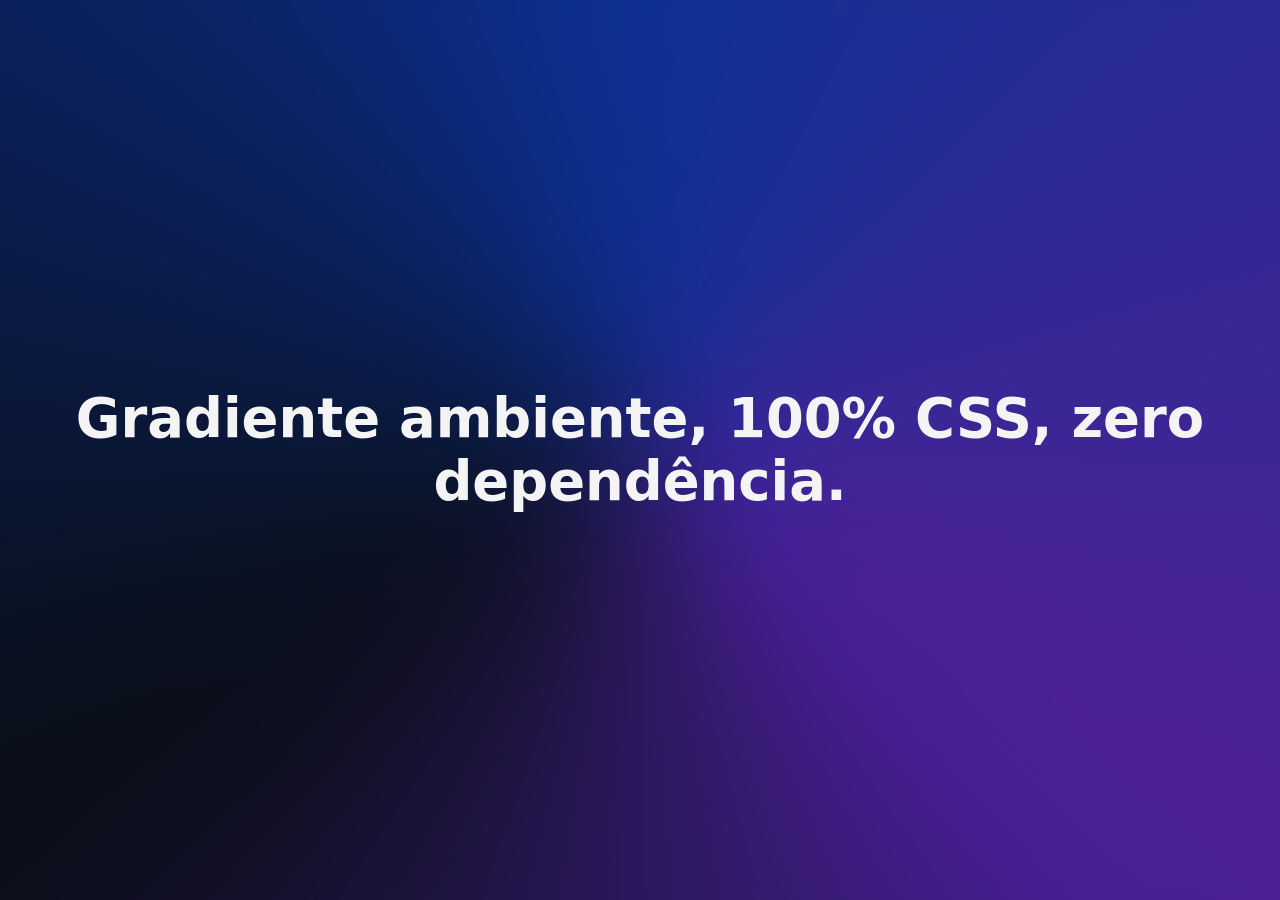
<file: kit-scroll-cinematografico/recipes/ambient-gradient/demo.html>
<!doctype html>
<html lang="pt-br">
<head>
<meta charset="utf-8">
<meta name="viewport" content="width=device-width, initial-scale=1">
<title>Demo — Ambient Gradient</title>
<style>
  body { margin: 0; font-family: system-ui, sans-serif; color: #f4f4f4; background: #0a0e14; }
  .hero { height: 100vh; display: grid; place-items: center; text-align: center; }
  .hero h1 { font-size: clamp(2rem, 5vw, 3.4rem); margin: 0; }
</style>
<link rel="stylesheet" href="ambient-gradient.css">
</head>
<body>
  <section class="hero ambient-gradient">
    <h1>Gradiente ambiente, 100% CSS, zero dependência.</h1>
  </section>
</body>
</html>
</file>
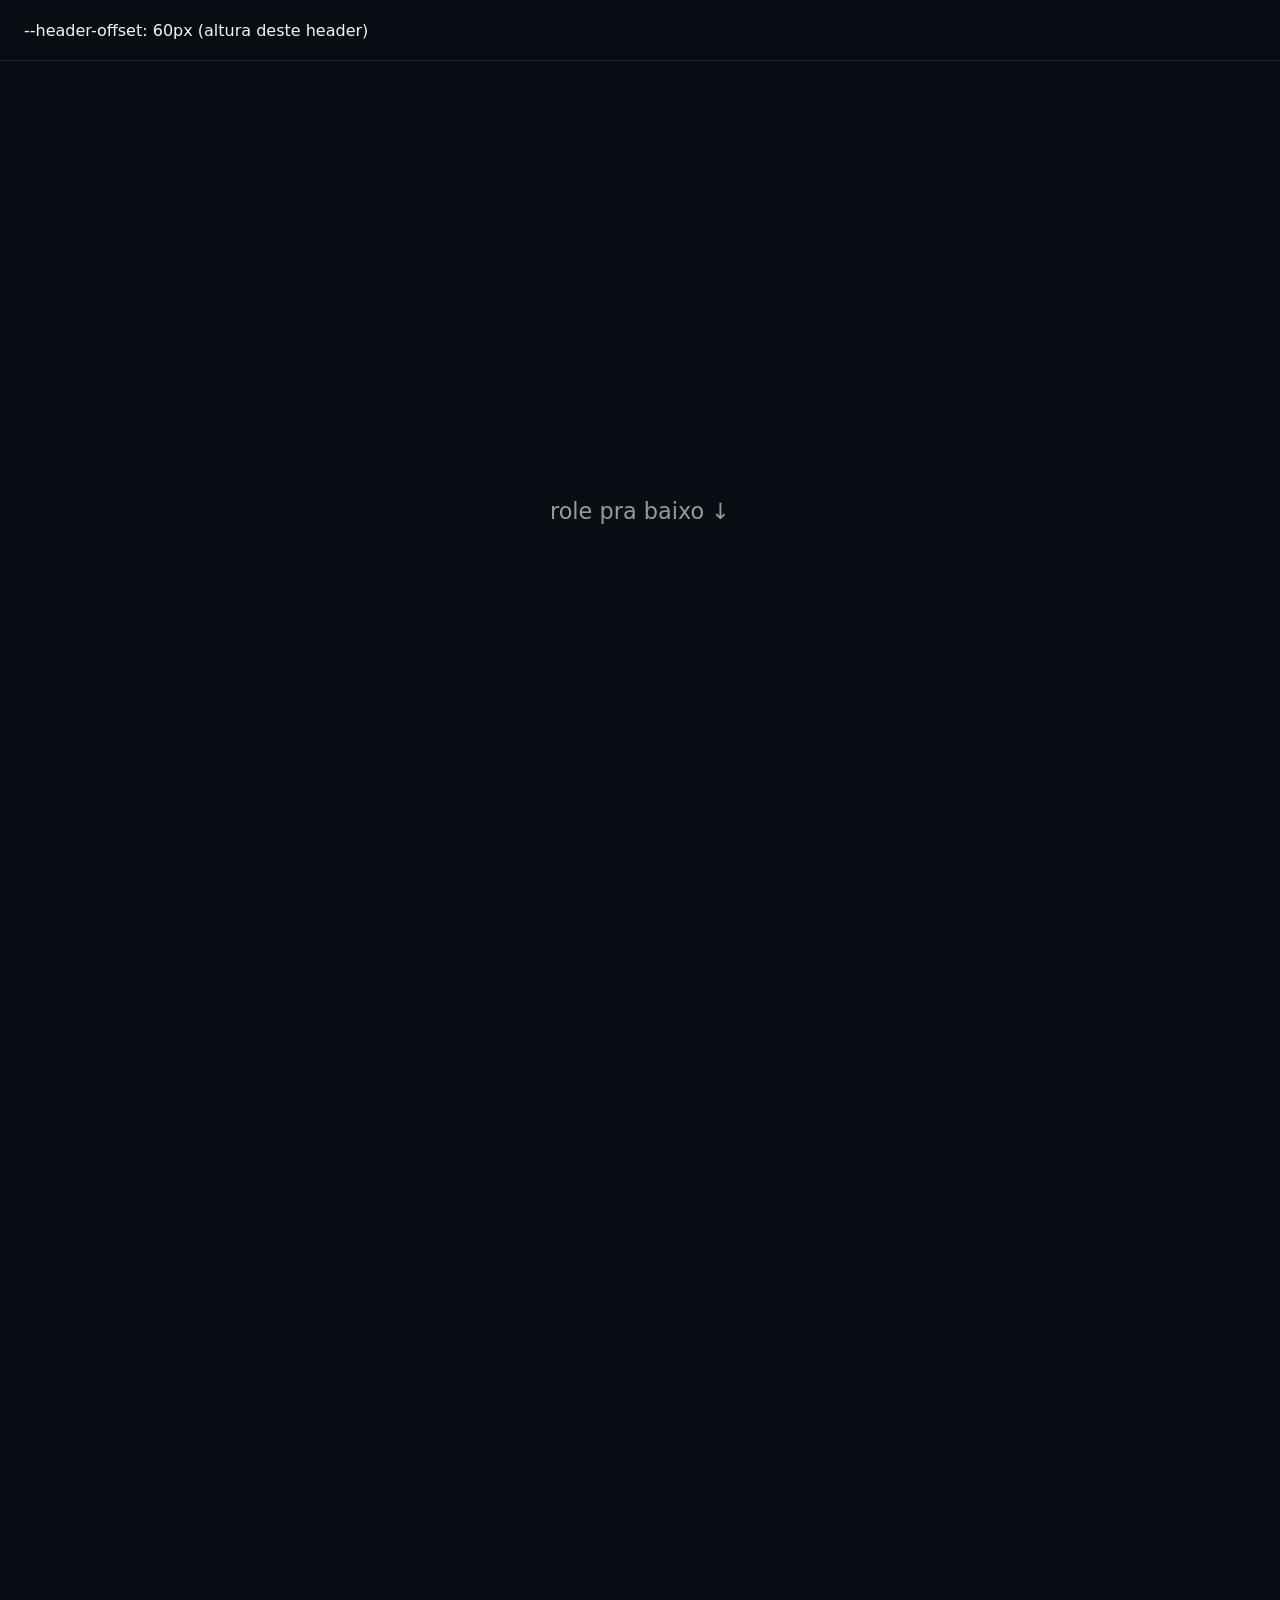
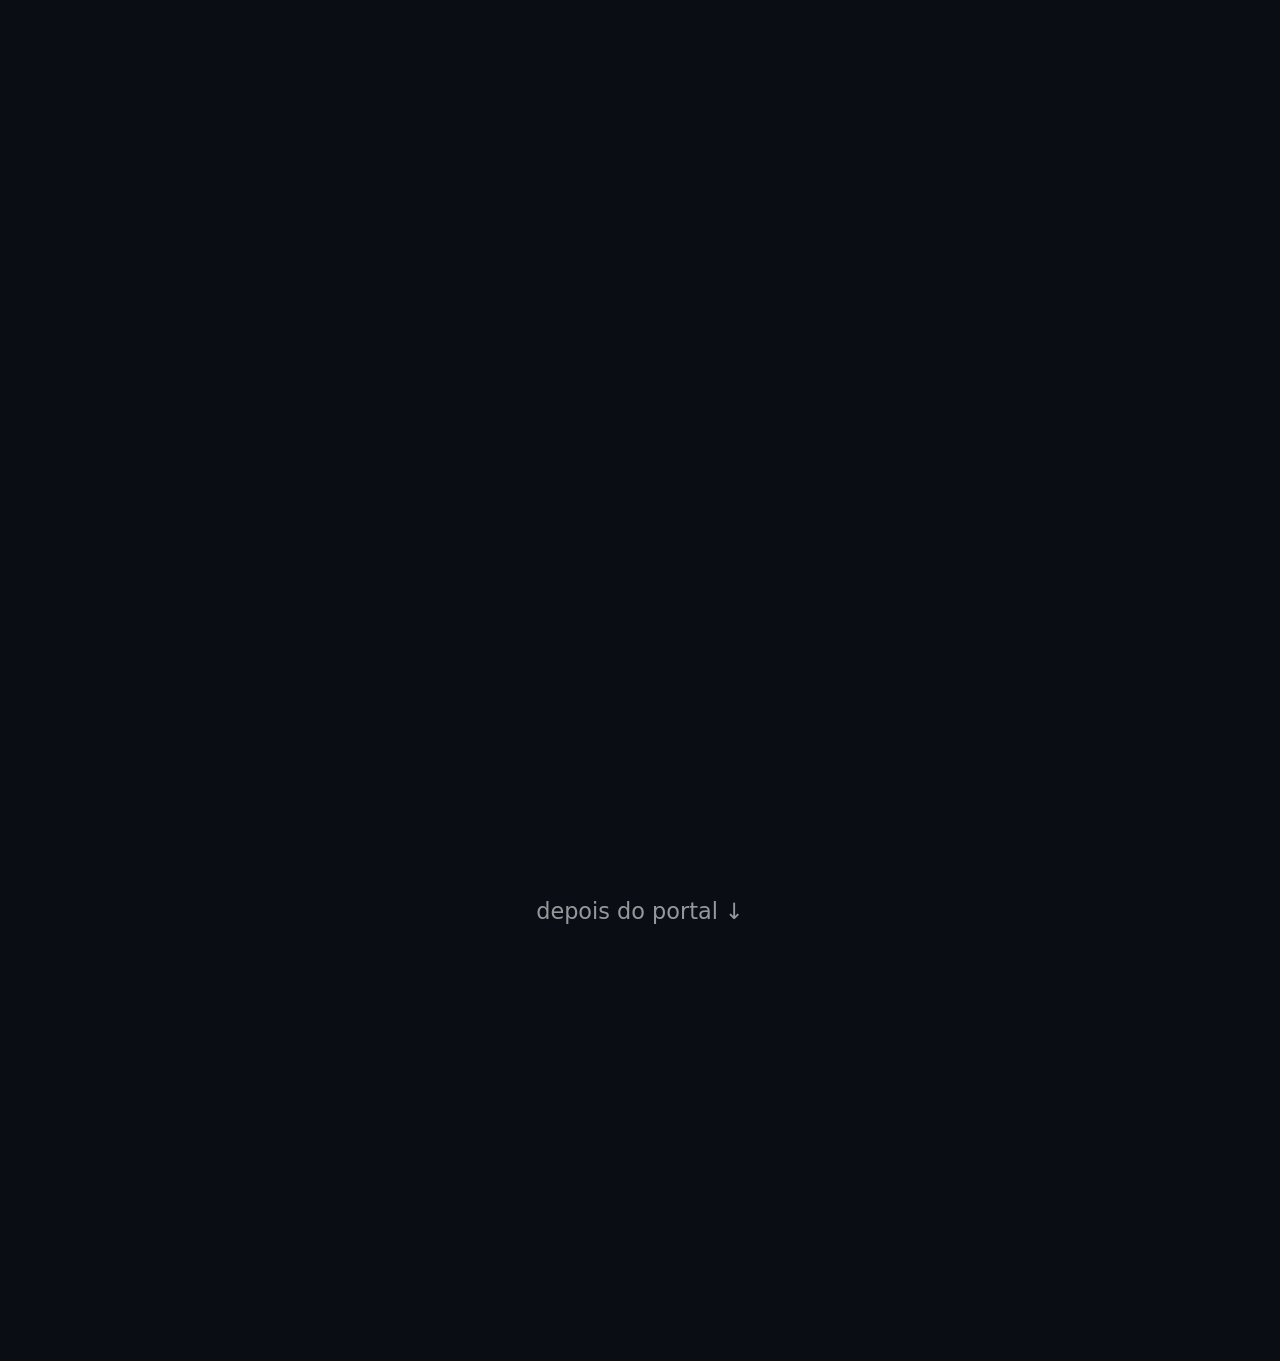
<file: kit-scroll-cinematografico/recipes/portal-reveal/demo.html>
<!doctype html>
<html lang="pt-br">
<head>
<meta charset="utf-8">
<meta name="viewport" content="width=device-width, initial-scale=1">
<title>Demo — Portal Reveal</title>
<style>
  body { margin: 0; font-family: system-ui, sans-serif; background: #0a0e14; color: #f4f4f4; }
  header { position: sticky; top: 0; height: 60px; display: flex; align-items: center;
    padding: 0 24px; background: #0a0e14ee; backdrop-filter: blur(8px); z-index: 10;
    border-bottom: 1px solid #ffffff1a; }
  .spacer { height: 100vh; display: grid; place-items: center; font-size: 1.4rem; opacity: .6; }
  .portal-media { background: linear-gradient(135deg, #1d4ed8, #7c3aed); }
  .portal-caption h2 { font-size: clamp(1.5rem, 4vw, 2.4rem); font-weight: 600; margin: 0; }
</style>
<link rel="stylesheet" href="portal-reveal.css">
</head>
<body>
  <header>--header-offset: 60px (altura deste header)</header>
  <div class="spacer">role pra baixo ↓</div>

  <section class="portal-track" style="--header-offset:60px">
    <div class="portal-stage">
      <div class="portal-media"><!-- troque por <video muted playsinline> ou <img> --></div>
      <div class="portal-caption"><h2>O card vira tela cheia enquanto você rola.</h2></div>
    </div>
  </section>

  <div class="spacer">depois do portal ↓</div>

  <script src="../../core/scroll-progress.js"></script>
  <script src="portal-reveal.js"></script>
</body>
</html>
</file>
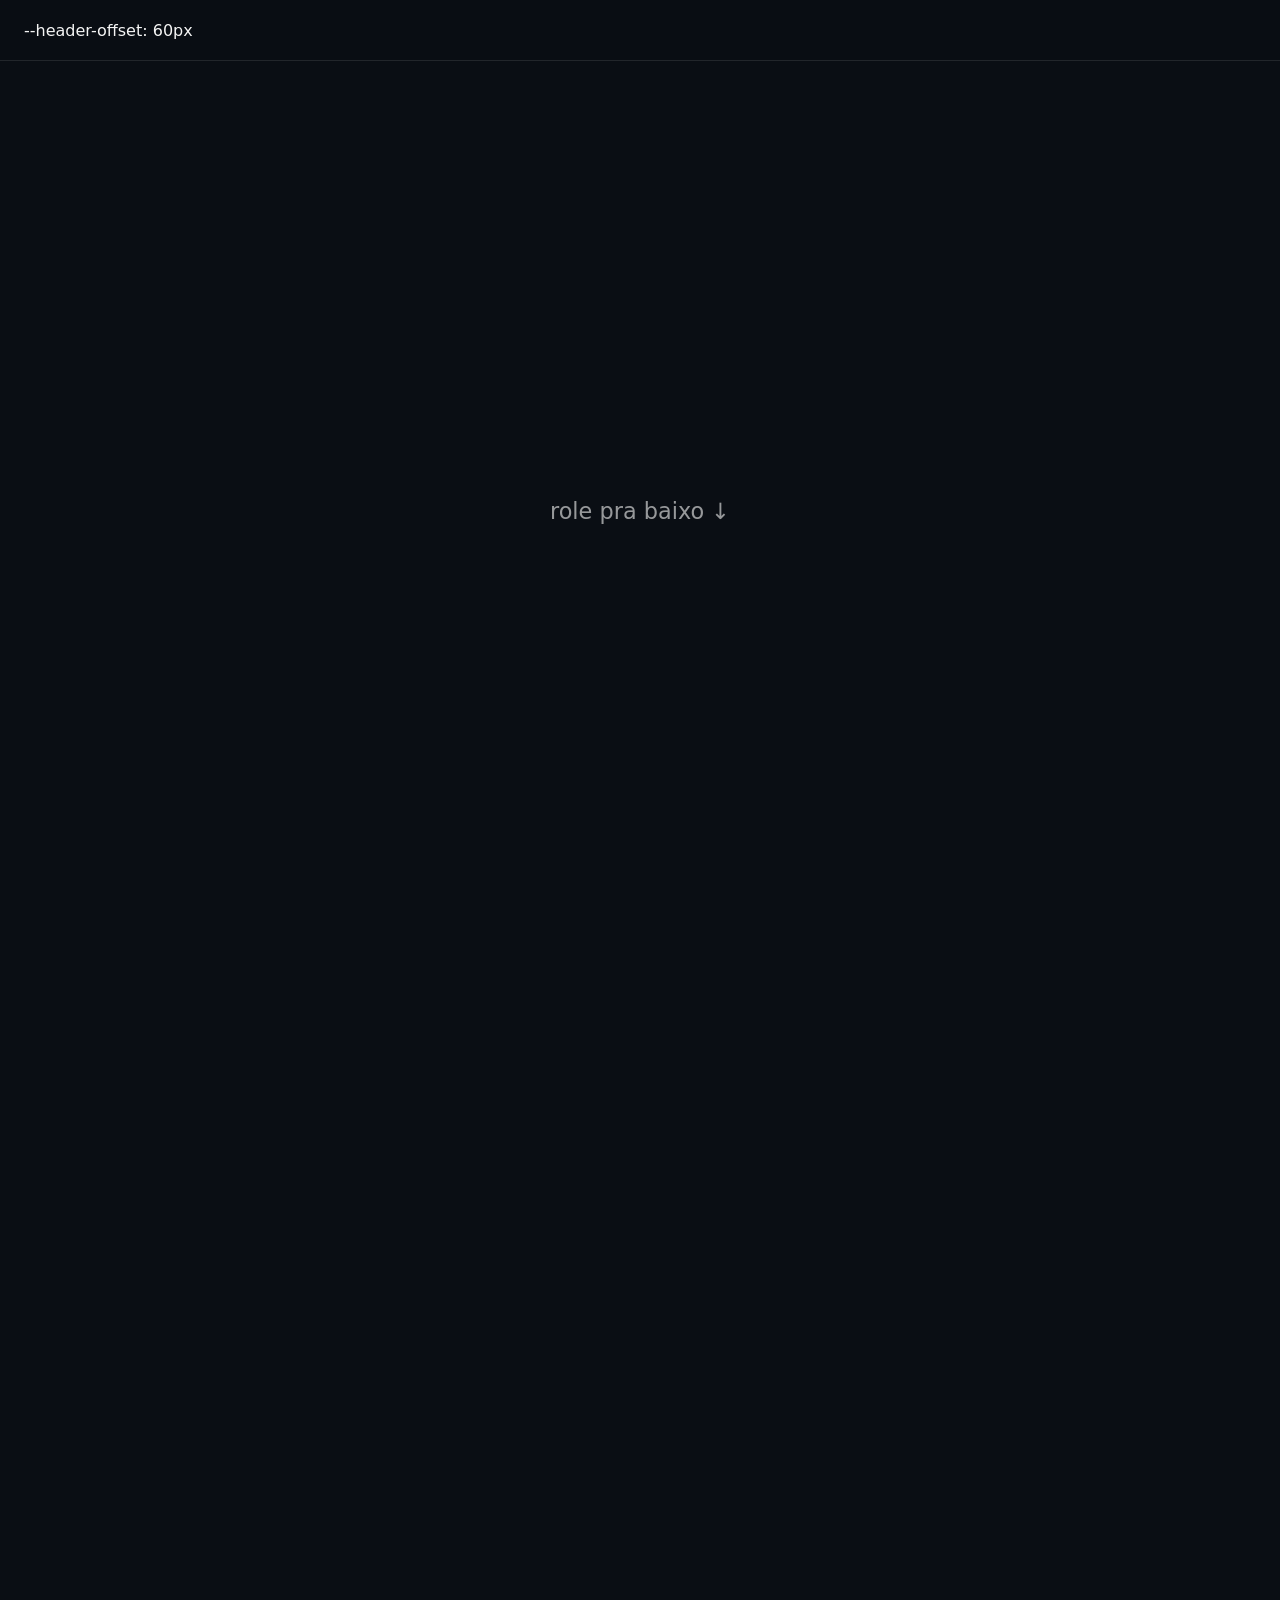
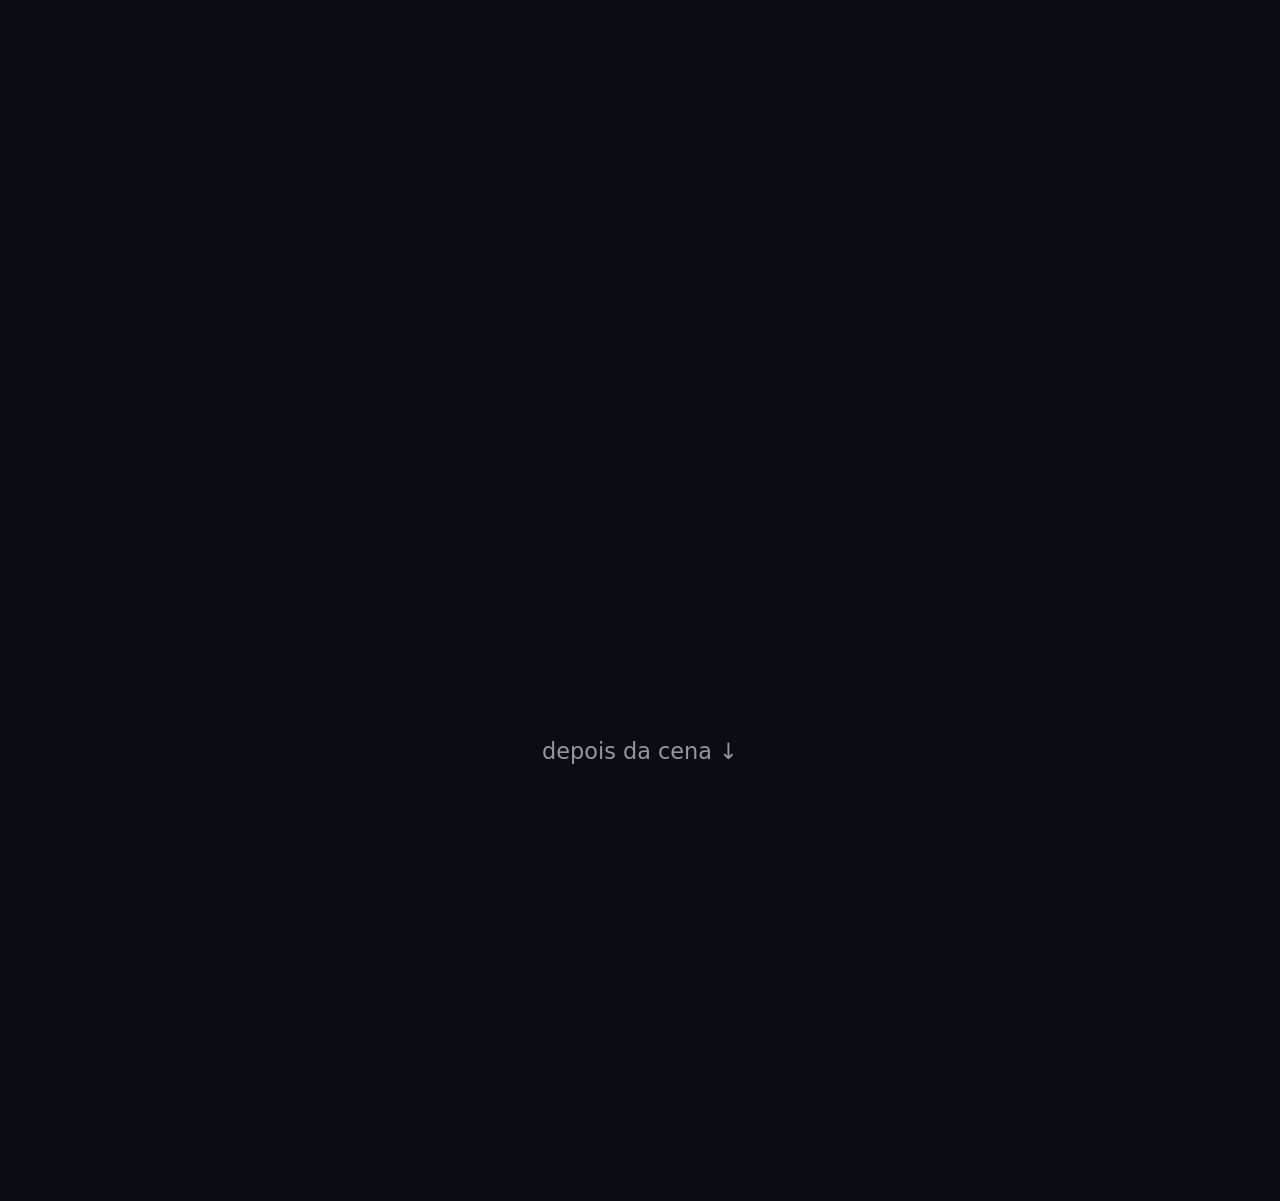
<file: kit-scroll-cinematografico/recipes/video-scrub-stagger/demo.html>
<!doctype html>
<html lang="pt-br">
<head>
<meta charset="utf-8">
<meta name="viewport" content="width=device-width, initial-scale=1">
<title>Demo — Video Scrub + Stagger</title>
<style>
  body { margin: 0; font-family: system-ui, sans-serif; background: #0a0e14; color: #f4f4f4; }
  header { position: sticky; top: 0; height: 60px; display: flex; align-items: center;
    padding: 0 24px; background: #0a0e14ee; backdrop-filter: blur(8px); z-index: 10;
    border-bottom: 1px solid #ffffff1a; }
  .spacer { height: 100vh; display: grid; place-items: center; font-size: 1.4rem; opacity: .6; }
  .scrub-copy h2 { font-size: clamp(1.4rem, 3.6vw, 2.2rem); font-weight: 600; margin: 0; }
</style>
<link rel="stylesheet" href="video-scrub.css">
</head>
<body>
  <header>--header-offset: 60px</header>
  <div class="spacer">role pra baixo ↓</div>

  <section class="scrub-track" style="--header-offset:60px">
    <div class="scrub-stage">
      <div class="scrub-media"><!-- troque por <video muted playsinline> --></div>
      <div class="scrub-copy">
        <h2 data-split>Cada palavra desta frase entra sincronizada ao progresso do scroll.</h2>
      </div>
    </div>
  </section>

  <div class="spacer">depois da cena ↓</div>

  <script src="../../core/scroll-progress.js"></script>
  <script src="video-scrub.js"></script>
</body>
</html>
</file>
<file: kit-scroll-cinematografico/recipes/ambient-gradient/ambient-gradient.css>
/*
 * ambient-gradient.css — fundo com gradiente animado por tempo (não por
 * scroll), inspirado no shader mesh da Stripe mas 100% CSS, sem WebGL/canvas,
 * sem dependência. Alternativa direta ao "Bloco C" de
 * docs/referencia-scroll-cinematografico.md.
 *
 * Ajuste as cores via --gradient-a/--gradient-b/--gradient-c no elemento.
 */
@property --angle {
  syntax: '<angle>';
  initial-value: 0deg;
  inherits: false;
}

.ambient-gradient {
  --gradient-a: #1d4ed8;
  --gradient-b: #7c3aed;
  --gradient-c: #0a0e14;
  position: relative;
  overflow: hidden;
  isolation: isolate;
}
.ambient-gradient::before {
  content: '';
  position: absolute;
  inset: -20%; /* margem extra pra rotação não deixar cantos vazios */
  z-index: -1;
  background: conic-gradient(from var(--angle) at 50% 50%,
    var(--gradient-a), var(--gradient-b), var(--gradient-c), var(--gradient-a));
  filter: blur(80px) saturate(1.3);
  opacity: 0.55;
  animation: ambient-rotate 22s linear infinite;
}

@keyframes ambient-rotate {
  to { --angle: 360deg; }
}

/* Fallback universal: sem @property (Safari antigo) ou reduced-motion,
   mostra um gradiente estático em vez de girar — nunca precisa de <noscript>,
   é puro CSS. */
@media (prefers-reduced-motion: reduce) {
  .ambient-gradient::before { animation: none; }
}
@supports not (background: conic-gradient(from 0deg, red, blue)) {
  .ambient-gradient::before {
    background: radial-gradient(60% 60% at 30% 30%, var(--gradient-a), transparent 70%),
                radial-gradient(50% 50% at 70% 70%, var(--gradient-b), transparent 70%);
    animation: none;
  }
}
</file>
<file: kit-scroll-cinematografico/recipes/portal-reveal/portal-reveal.css>
/*
 * portal-reveal.css — palco sticky que expande de card contido → fullscreen
 * conforme o scroll. Baseado na engenharia reversa do efeito da Apple Vision
 * Pro (ver docs/referencia-scroll-cinematografico.md no repo de origem).
 *
 * Defina --header-offset no elemento (ou no :root) igual à altura real do
 * seu header fixo/sticky — se não tiver header fixo, deixe 0px (padrão).
 */
.portal-track {
  --header-offset: 0px;
  position: relative;
  height: 300vh; /* pista de scroll: 280–320vh é a faixa observada no original */
}
.portal-stage {
  position: sticky;
  top: var(--header-offset);
  height: calc(100vh - var(--header-offset));
  min-height: 420px;
  display: grid;
  place-items: center;
  overflow: hidden;
  isolation: isolate; /* essencial: sem isto o portal expandido vaza sobre seções vizinhas */
}
.portal-media {
  position: relative;
  z-index: 1;
  width: 980px;
  max-width: 92vw;
  height: 60vh;
  border-radius: 28px;
  overflow: hidden;
  background: #111; /* placeholder — substitua por vídeo/imagem real */
  will-change: width, height, border-radius;
  transform-origin: center center;
}
.portal-media video,
.portal-media img {
  width: 100%;
  height: 100%;
  object-fit: cover;
  display: block;
}
.portal-caption {
  position: absolute;
  z-index: 4;
  opacity: 0;
  text-align: center;
  max-width: 40ch;
  will-change: opacity, transform;
}

/* Estado final (sem JS / reduced-motion): tudo já montado, nada escondido. */
@media (prefers-reduced-motion: reduce) {
  .portal-track { height: auto; }
  .portal-stage { position: relative; height: auto; min-height: 0; padding-block: 48px; }
  .portal-media { width: 100%; max-width: 100%; height: auto; aspect-ratio: 16/9; border-radius: 12px; }
  .portal-caption { opacity: 1; transform: none; position: static; margin-top: 24px; }
}

/*
 * <noscript><style>
 *   .portal-track{height:auto}.portal-stage{position:relative;height:auto;min-height:0;padding-block:48px}
 *   .portal-media{width:100%;max-width:100%;height:auto;aspect-ratio:16/9}
 *   .portal-caption{opacity:1;position:static;margin-top:24px}
 * </style></noscript>
 */
</file>
<file: kit-scroll-cinematografico/recipes/video-scrub-stagger/video-scrub.css>
/*
 * video-scrub.css — palco sticky com mídia em scrub (vídeo ou qualquer
 * visual) + texto revelando palavra a palavra sincronizado ao scroll.
 * Baseado na engenharia reversa do hero de vídeo-scrubbing da Apple
 * AirPods Pro (ver docs/referencia-scroll-cinematografico.md no repo origem).
 */
.scrub-track {
  --header-offset: 0px;
  position: relative;
  height: 460vh; /* pista longa: dá espaço pra scrub + stagger respirarem */
}
.scrub-stage {
  position: sticky;
  top: var(--header-offset);
  height: calc(100vh - var(--header-offset));
  min-height: 420px;
  display: grid;
  place-items: center;
  overflow: hidden;
}
.scrub-media {
  position: absolute;
  inset: 0;
  z-index: 1;
  opacity: 0;
  transform: scale(0.85);
  will-change: opacity, transform;
  background: radial-gradient(60% 60% at 50% 50%, #7c3aed55, transparent 70%);
}
.scrub-media video {
  width: 100%;
  height: 100%;
  object-fit: cover;
}
.scrub-copy {
  position: relative;
  z-index: 4;
  text-align: center;
  max-width: 46ch;
  padding: 0 24px;
}
.scrub-copy .word {
  display: inline-block;
  opacity: 0;
  transform: translateY(12px);
  will-change: opacity, transform;
}

@media (prefers-reduced-motion: reduce) {
  .scrub-track { height: auto; }
  .scrub-stage { position: relative; height: auto; min-height: 0; padding-block: 48px; }
  .scrub-media { position: relative; opacity: 1; transform: none; height: 40vh; }
  .scrub-copy .word { opacity: 1; transform: none; }
}

/*
 * <noscript><style>
 *   .scrub-track{height:auto}.scrub-stage{position:relative;height:auto;min-height:0;padding-block:48px}
 *   .scrub-media{position:relative;opacity:1;transform:none;height:40vh}
 *   .scrub-copy .word{opacity:1;transform:none}
 * </style></noscript>
 */
</file>
